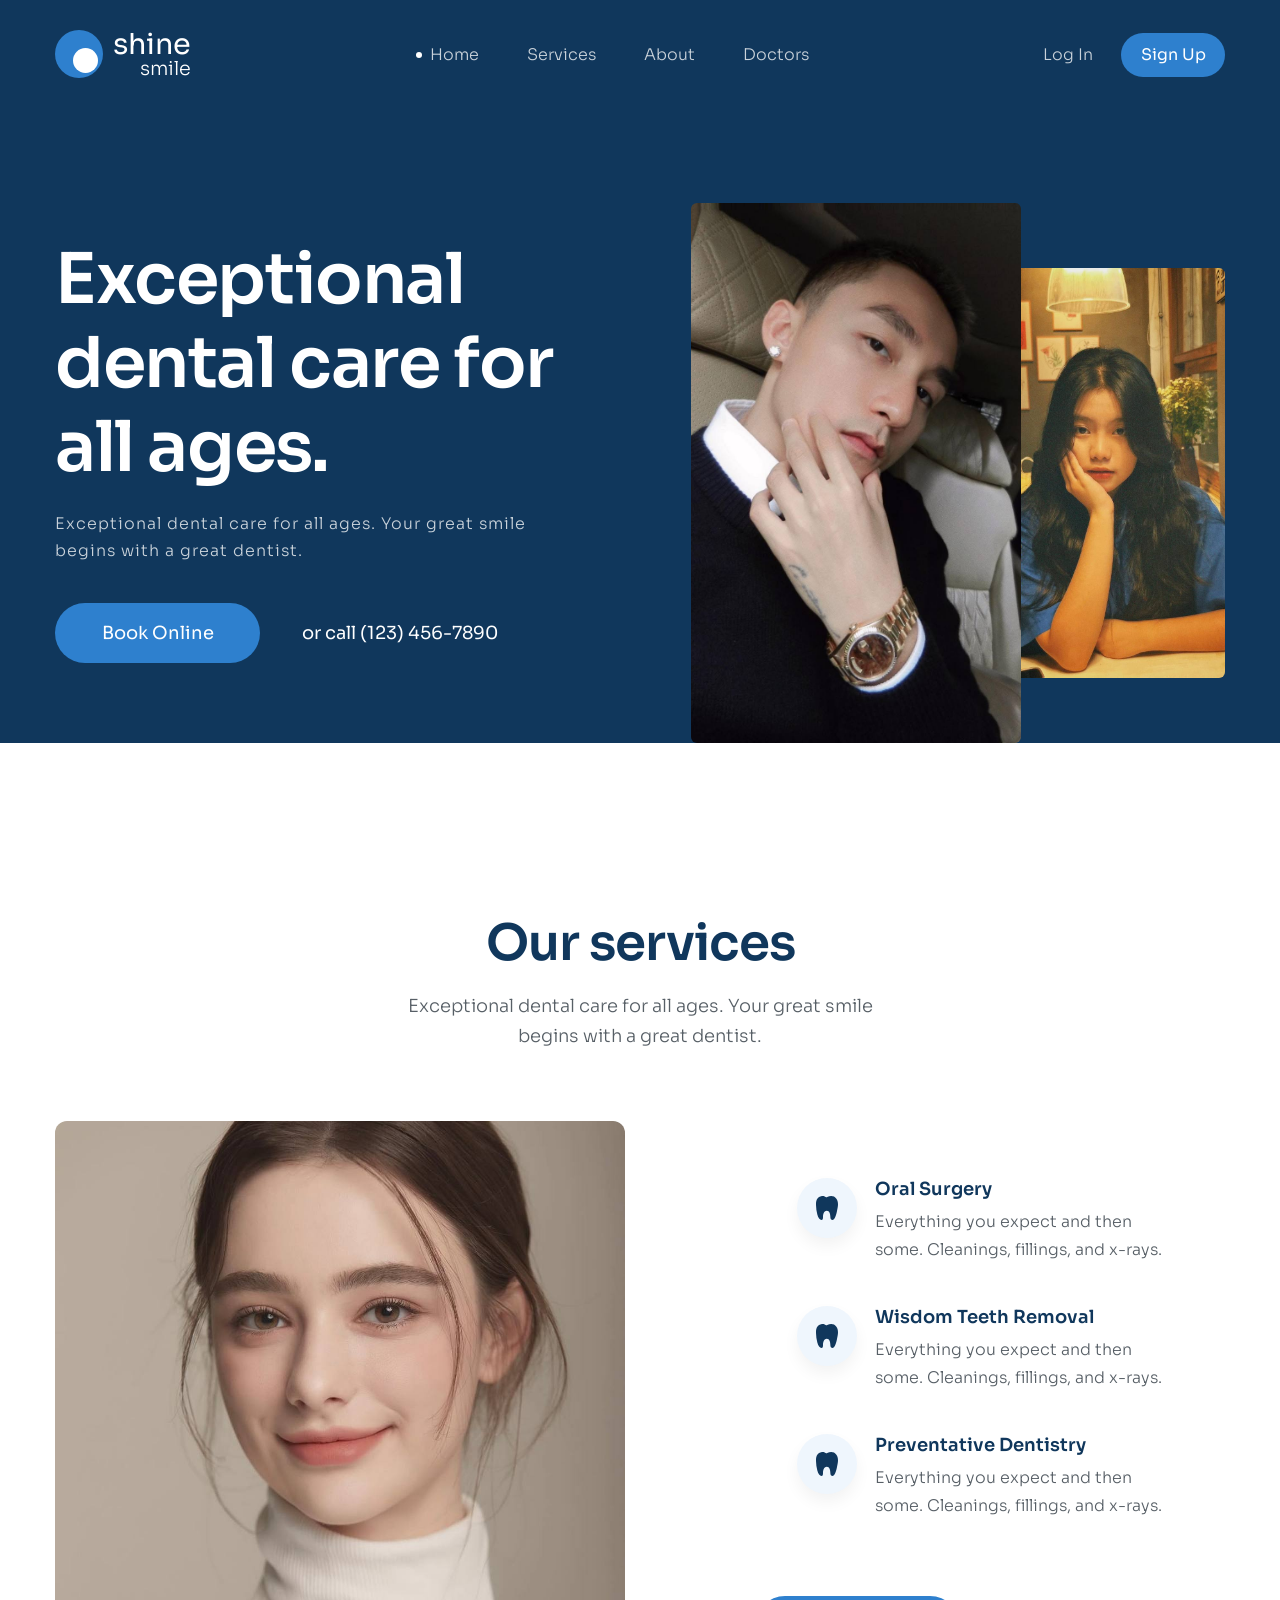
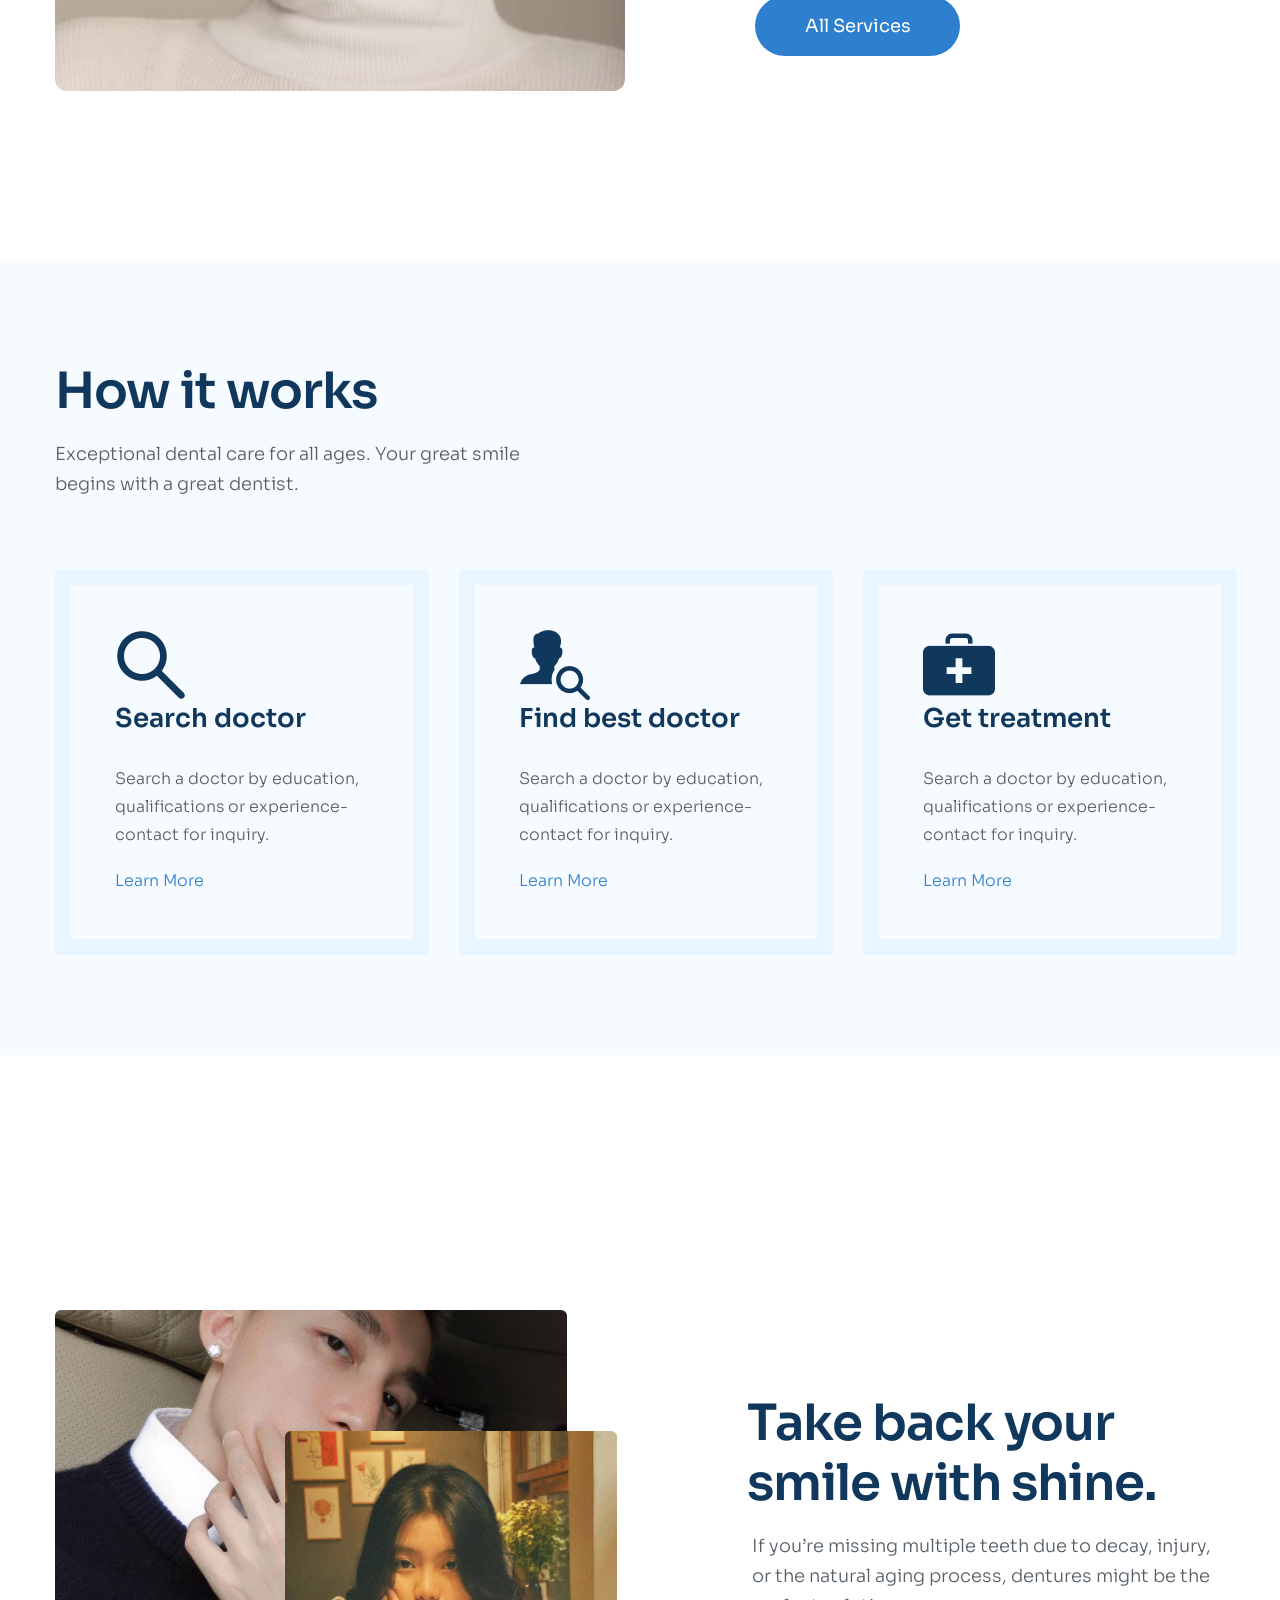
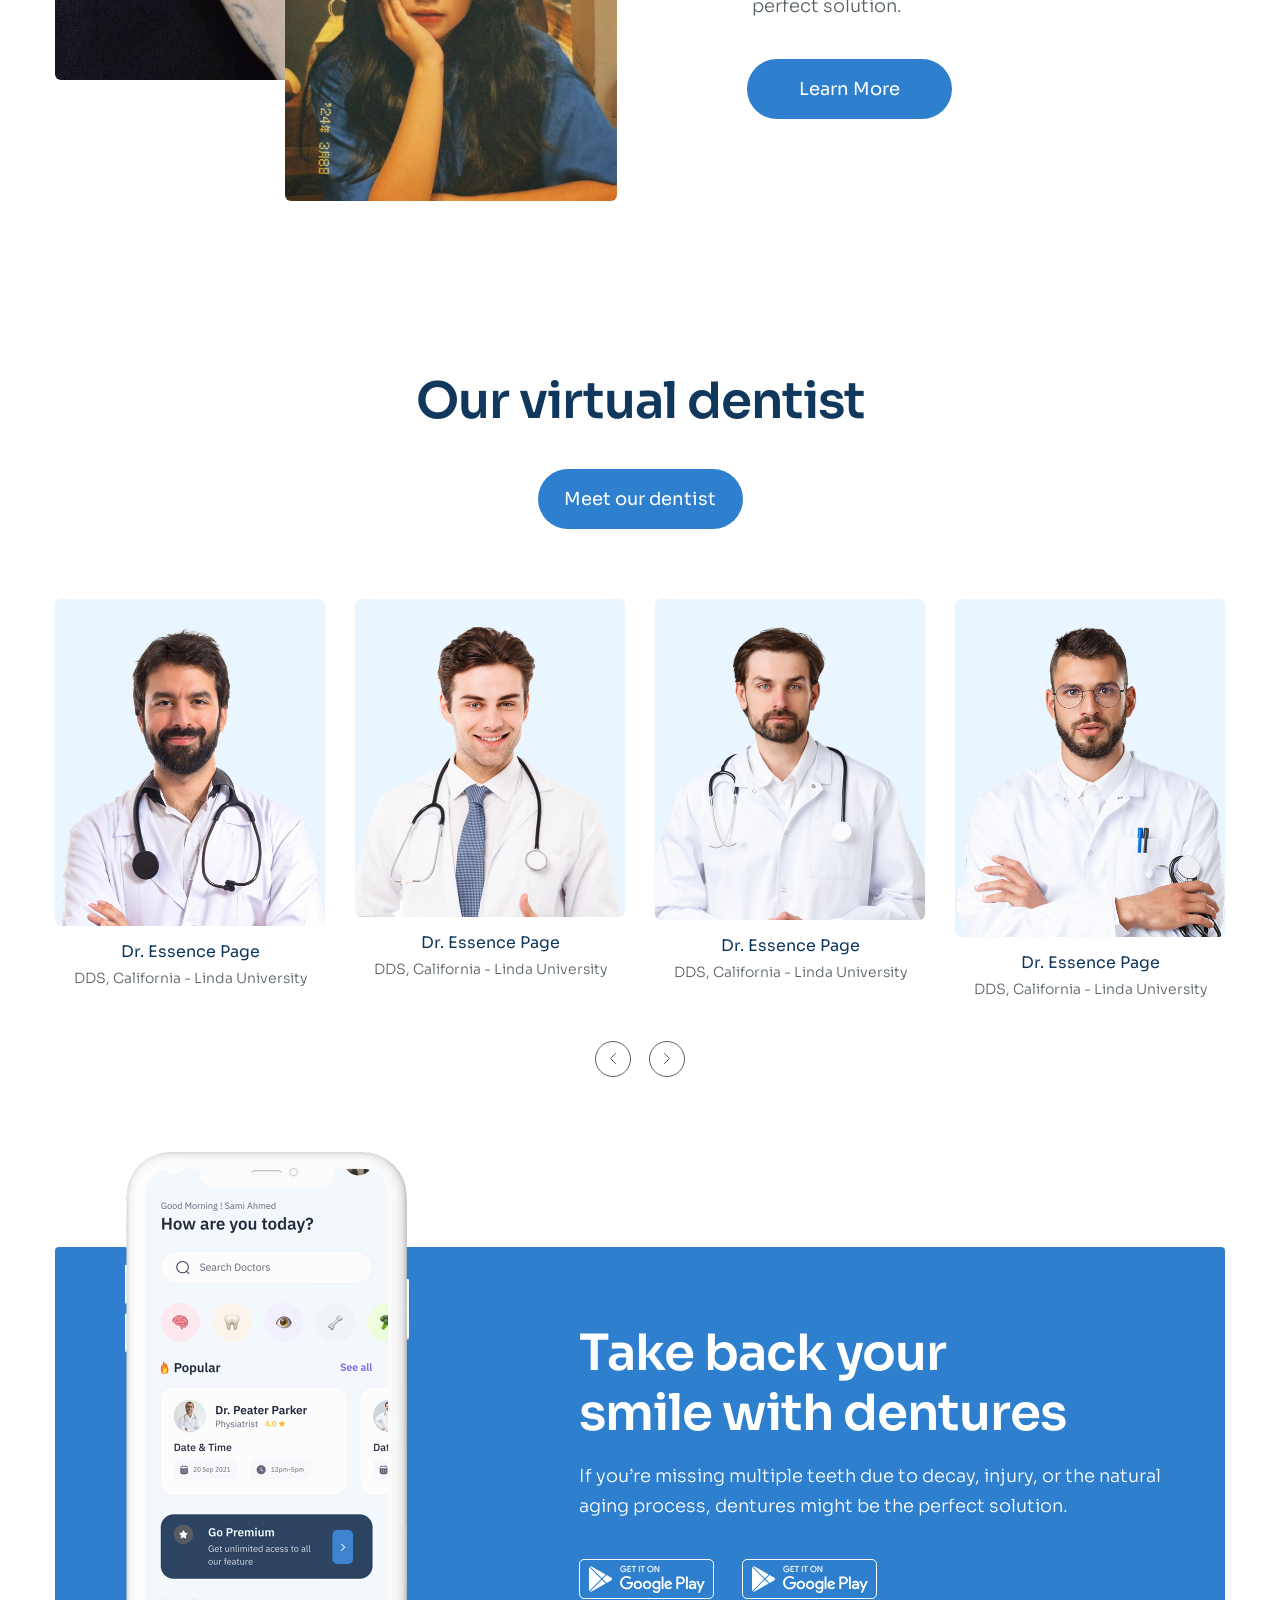
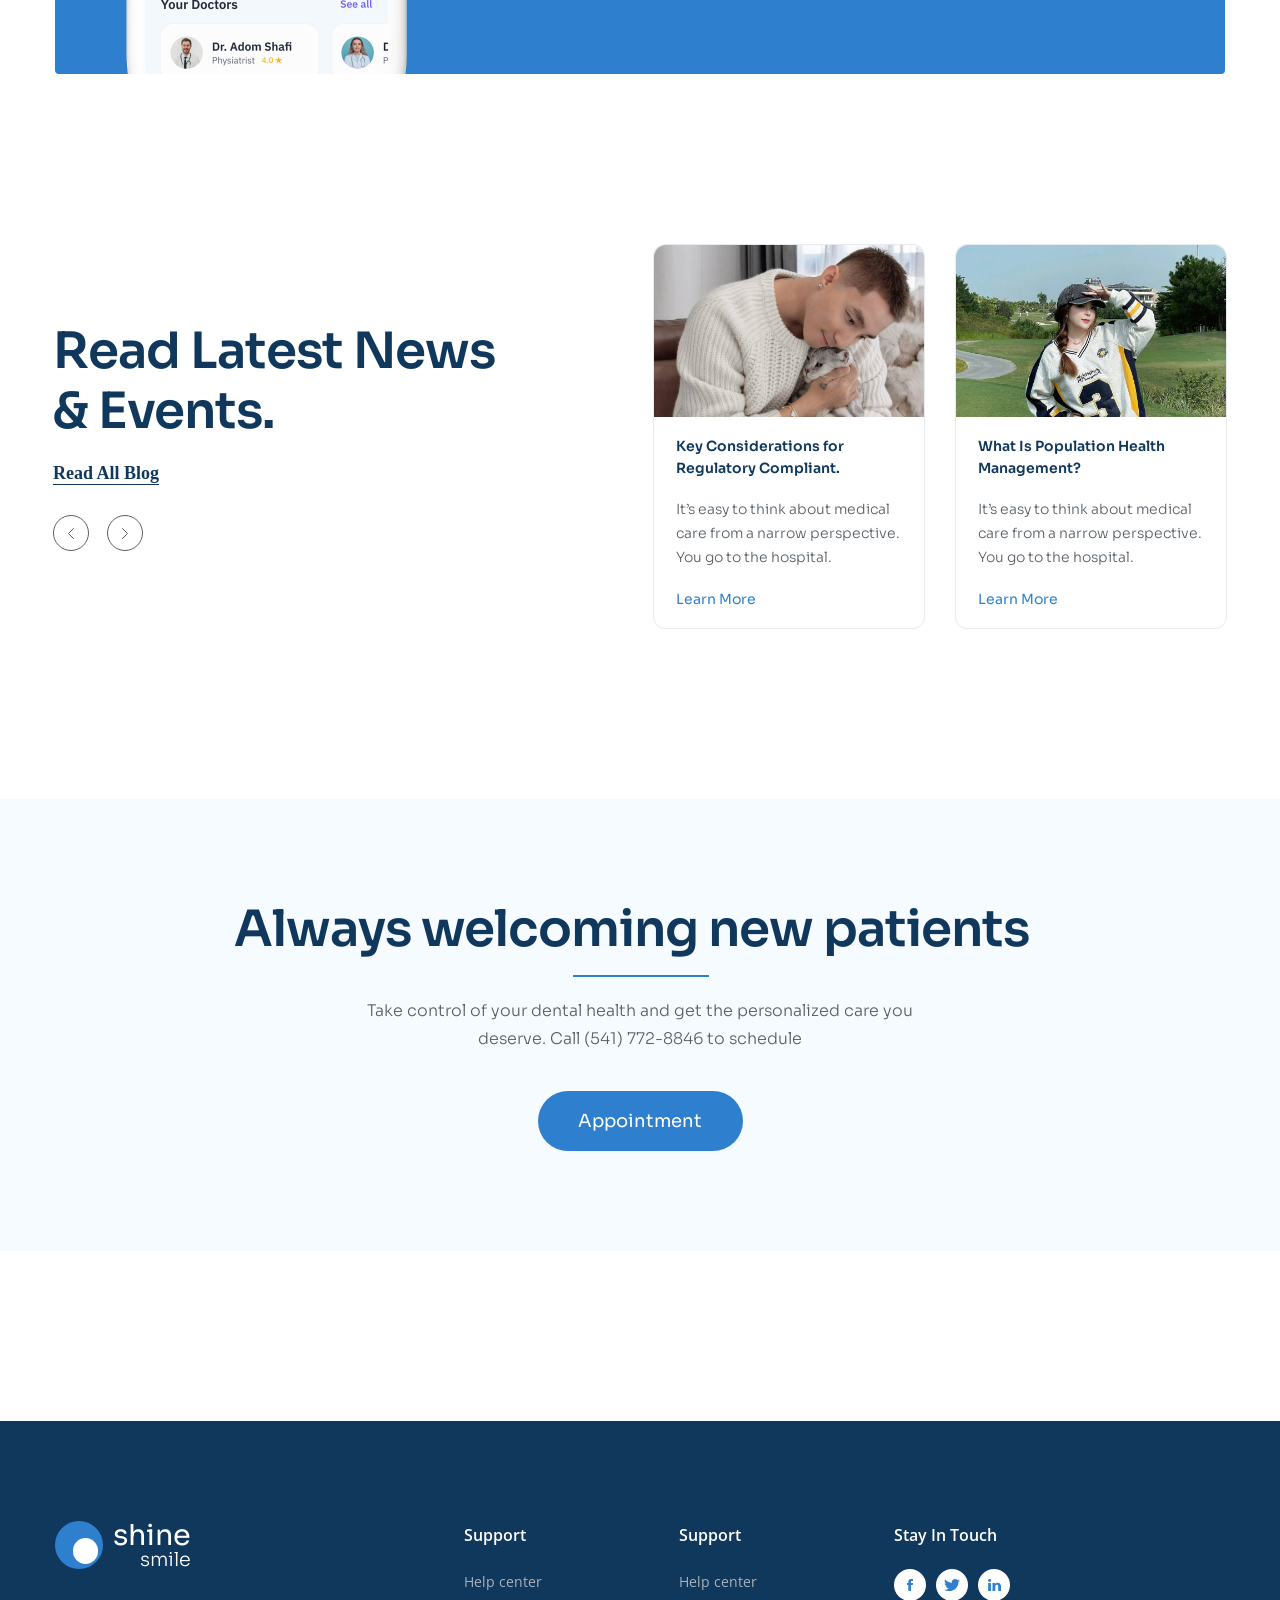
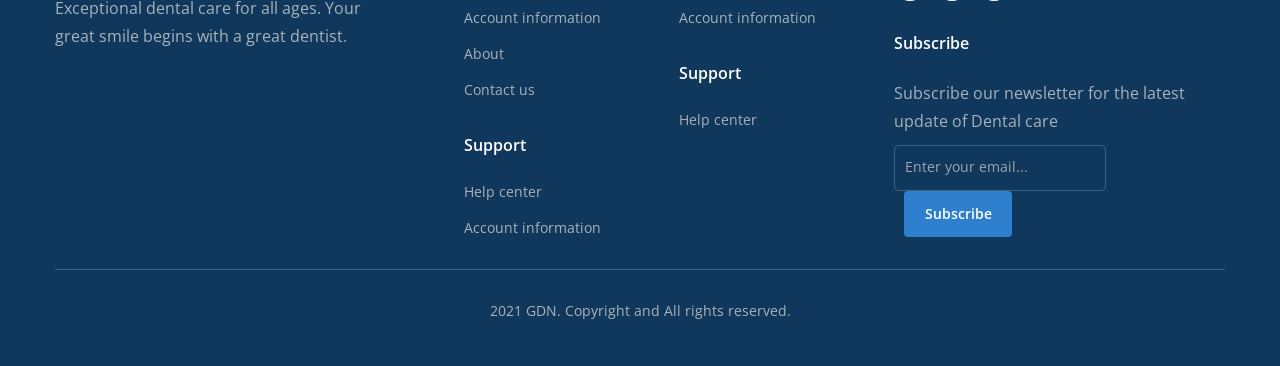
<file: index.html>
<!doctype html>
<html lang="en">
    <head>
        <meta charset="UTF-8" />
        <meta name="viewport" content="width=device-width, initial-scale=1.0" />
        <title>Shine Smile</title>

        <!-- Reset Css -->

        <link rel="stylesheet" href="./assets/css/reset.css" />

        <!-- Favicon -->

        <link rel="apple-touch-icon" sizes="57x57" href="./assets/favicon" />
        <link
            rel="apple-touch-icon"
            sizes="60x60"
            href="./assets/favicon/apple-icon-60x60.png"
        />
        <link
            rel="apple-touch-icon"
            sizes="72x72"
            href="./assets/favicon/apple-icon-72x72.png"
        />
        <link
            rel="apple-touch-icon"
            sizes="76x76"
            href="./assets/favicon/apple-icon-76x76.png"
        />
        <link
            rel="apple-touch-icon"
            sizes="114x114"
            href="./assets/favicon/apple-icon-114x114.png"
        />
        <link
            rel="apple-touch-icon"
            sizes="120x120"
            href="./assets/favicon/apple-icon-120x120.png"
        />
        <link
            rel="apple-touch-icon"
            sizes="144x144"
            href="./assets/favicon/apple-icon-144x144.png"
        />
        <link
            rel="apple-touch-icon"
            sizes="152x152"
            href="./assets/favicon/apple-icon-152x152.png"
        />
        <link
            rel="apple-touch-icon"
            sizes="180x180"
            href="./assets/favicon/apple-icon-180x180.png"
        />
        <link
            rel="icon"
            type="image/png"
            sizes="192x192"
            href="./assets/favicon/android-icon-192x192.png"
        />
        <link
            rel="icon"
            type="image/png"
            sizes="32x32"
            href="./assets/favicon/favicon-32x32.png"
        />
        <link
            rel="icon"
            type="image/png"
            sizes="96x96"
            href="./assets/favicon/favicon-96x96.png"
        />
        <link
            rel="icon"
            type="image/png"
            sizes="16x16"
            href="./assets/favicon/favicon-16x16.png"
        />
        <link rel="manifest" href="./assets/favicon/manifest.json" />
        <meta name="msapplication-TileColor" content="#ffffff" />
        <meta
            name="msapplication-TileImage"
            content="./assets/favicon/ms-icon-144x144.png"
        />
        <meta name="theme-color" content="#ffffff" />

        <!-- Embed Fonts  -->
        <link rel="preconnect" href="https://fonts.googleapis.com" />
        <link rel="preconnect" href="https://fonts.gstatic.com" crossorigin />
        <link
            href="https://fonts.googleapis.com/css2?family=Sora:wght@100..800&display=swap"
            rel="stylesheet"
        />

        <link rel="preconnect" href="https://fonts.googleapis.com" />
        <link rel="preconnect" href="https://fonts.gstatic.com" crossorigin />
        <link
            href="https://fonts.googleapis.com/css2?family=Open+Sans:wght@300..800&display=swap"
            rel="stylesheet"
        />

        <!-- Styles Css -->

        <link rel="stylesheet" href="./assets/css/styles.css" />
    </head>
    <body>
        <header class="header">
            <div class="container">
                <!-- HEADER TOP -->

                <div class="header-top">
                    <a href="#">
                        <!-- Logo -->
                        <div class="logo">
                            <span class="logo__circle"></span>
                            <span class="logo__text">
                                <span class="logo__brand">shine</span>
                                <span class="logo__brand logo__brand--small"
                                    >smile
                                </span>
                            </span>
                        </div>
                    </a>

                    <nav class="nav">
                        <ul>
                            <li>
                                <a class="nav__active" href="#">Home</a>
                            </li>
                            <li>
                                <a href="#">Services</a>
                            </li>
                            <li>
                                <a href="#">About</a>
                            </li>
                            <li>
                                <a href="#">Doctors</a>
                            </li>
                        </ul>
                    </nav>
                    <div class="auth">
                        <a class="auth__login" href="#">Log In</a>
                        <a class="auth__signup" href="#">Sign Up</a>
                    </div>
                </div>
                <!-- Hero -->
                <section class="hero">
                    <div class="hero__content">
                        <h1 class="hero__heading">
                            Exceptional dental care for all ages.
                        </h1>
                        <p class="hero__desc">
                            Exceptional dental care for all ages. Your great
                            smile begins with a great dentist.
                        </p>
                        <div class="hero__contact">
                            <a href="" class="btn">Book Online</a>
                            <span class="hero__phone"
                                >or call (123) 456-7890</span
                            >
                        </div>
                    </div>
                    <div class="hero__media">
                        <figcaption class="hero__media--img">
                            <img
                                class="hero"
                                src="./assets/img/1 (1).jpg"
                                alt="image"
                            />
                            <img
                                class="hero"
                                src="./assets/img/2.jpg"
                                alt="image"
                            />
                        </figcaption>
                    </div>
                </section>
            </div>
        </header>

        <main>
            <!-- Services -->
            <section class="services">
                <div class="container">
                    <div class="services__heading section__heading">
                        Our services
                    </div>
                    <div class="services__desc section__desc">
                        Exceptional dental care for all ages. Your great smile
                        begins with a great dentist.
                    </div>
                    <div class="services__row">
                        <div class="services__img">
                            <img src="./assets/img/3.jpg" alt="image" />
                        </div>

                        <div>
                            <div class="services__list">
                                <!-- Services Item 1 -->

                                <section class="services__item">
                                    <div class="services__item--icon">
                                        <svg
                                            width="22"
                                            height="24"
                                            viewBox="0 0 22 24"
                                            fill="none"
                                            xmlns="http://www.w3.org/2000/svg"
                                        >
                                            <path
                                                d="M20.3598 2.63964C17.9506 -0.556131 14.2772 -0.568132 11.2481 1.10682C11.001 1.24657 10.7219 1.31411 10.4406 1.30222C10.1592 1.29033 9.88633 1.19945 9.65105 1.03931C8.49552 0.245717 7.29036 -0.316477 5.13904 0.207462C0.623408 1.3071 0 4.90379 0 8.99816C0.0797353 12.1602 0.500857 15.3032 1.25551 18.3683C2.11836 22.0168 3.90382 24 5.43354 24C6.96326 24 7.00963 22.2204 7.00963 20.8016C7.00963 19.2009 7.39505 14.8009 10.8642 14.8009C13.5317 14.8009 14.3333 18.4013 14.3333 20.8016C14.3329 23.095 15.1722 24 16.6628 24C19.5267 24 20.9796 15.3938 21.3719 13.1237C21.7642 10.8535 22.9882 6.12569 20.3598 2.63964Z"
                                                fill="currentColor"
                                            />
                                        </svg>
                                    </div>
                                    <div class="services__item--content">
                                        <h3 class="services__item--heading">
                                            Oral Surgery
                                        </h3>
                                        <p class="services__item--desc">
                                            Everything you expect and then some.
                                            Cleanings, fillings, and x-rays.
                                        </p>
                                    </div>
                                </section>
                                <!-- Services Item 2 -->

                                <section class="services__item">
                                    <div class="services__item--icon">
                                        <svg
                                            width="22"
                                            height="24"
                                            viewBox="0 0 22 24"
                                            fill="none"
                                            xmlns="http://www.w3.org/2000/svg"
                                        >
                                            <path
                                                d="M20.3598 2.63964C17.9506 -0.556131 14.2772 -0.568132 11.2481 1.10682C11.001 1.24657 10.7219 1.31411 10.4406 1.30222C10.1592 1.29033 9.88633 1.19945 9.65105 1.03931C8.49552 0.245717 7.29036 -0.316477 5.13904 0.207462C0.623408 1.3071 0 4.90379 0 8.99816C0.0797353 12.1602 0.500857 15.3032 1.25551 18.3683C2.11836 22.0168 3.90382 24 5.43354 24C6.96326 24 7.00963 22.2204 7.00963 20.8016C7.00963 19.2009 7.39505 14.8009 10.8642 14.8009C13.5317 14.8009 14.3333 18.4013 14.3333 20.8016C14.3329 23.095 15.1722 24 16.6628 24C19.5267 24 20.9796 15.3938 21.3719 13.1237C21.7642 10.8535 22.9882 6.12569 20.3598 2.63964Z"
                                                fill="currentColor"
                                            />
                                        </svg>
                                    </div>

                                    <div class="services__item--content">
                                        <h3 class="services__item--heading">
                                            Wisdom Teeth Removal
                                        </h3>
                                        <p class="services__item--desc">
                                            Everything you expect and then some.
                                            Cleanings, fillings, and x-rays.
                                        </p>
                                    </div>
                                </section>

                                <!-- Services Item 3 -->

                                <section class="services__item">
                                    <div class="services__item--icon">
                                        <svg
                                            width="22"
                                            height="24"
                                            viewBox="0 0 22 24"
                                            fill="none"
                                            xmlns="http://www.w3.org/2000/svg"
                                        >
                                            <path
                                                d="M20.3598 2.63964C17.9506 -0.556131 14.2772 -0.568132 11.2481 1.10682C11.001 1.24657 10.7219 1.31411 10.4406 1.30222C10.1592 1.29033 9.88633 1.19945 9.65105 1.03931C8.49552 0.245717 7.29036 -0.316477 5.13904 0.207462C0.623408 1.3071 0 4.90379 0 8.99816C0.0797353 12.1602 0.500857 15.3032 1.25551 18.3683C2.11836 22.0168 3.90382 24 5.43354 24C6.96326 24 7.00963 22.2204 7.00963 20.8016C7.00963 19.2009 7.39505 14.8009 10.8642 14.8009C13.5317 14.8009 14.3333 18.4013 14.3333 20.8016C14.3329 23.095 15.1722 24 16.6628 24C19.5267 24 20.9796 15.3938 21.3719 13.1237C21.7642 10.8535 22.9882 6.12569 20.3598 2.63964Z"
                                                fill="currentColor"
                                            />
                                        </svg>
                                    </div>
                                    <div class="services__item--content">
                                        <h3 class="services__item--heading">
                                            Preventative Dentistry
                                        </h3>
                                        <p class="services__item--desc">
                                            Everything you expect and then some.
                                            Cleanings, fillings, and x-rays.
                                        </p>
                                    </div>
                                </section>
                            </div>
                            <a href="#!" class="btn">All Services</a>
                        </div>
                    </div>
                </div>
            </section>

            <!-- Work -->

            <section class="work">
                <div class="container">
                    <h2 class="section__heading">How it works</h2>
                    <p class="section__desc">
                        Exceptional dental care for all ages. Your great smile
                        begins with a great dentist.
                    </p>

                    <div class="work__list">
                        <!-- Work Item 1 -->

                        <section class="work-item">
                            <img
                                src="./assets/img/search.png"
                                alt="search"
                                class="work-item__icon"
                            />

                            <h3 class="work-item__heading">Search doctor</h3>
                            <p class="work-item__desc">
                                Search a doctor by education, qualifications or
                                experience-contact for inquiry.
                            </p>
                            <a href="#!" class="work__more">Learn More</a>
                        </section>
                        <!-- Work Item 2 -->

                        <section class="work-item">
                            <img
                                src="./assets/img/search-user.png"
                                alt="search-user"
                                class="work-item__icon"
                            />

                            <h3 class="work-item__heading">Find best doctor</h3>
                            <p class="work-item__desc">
                                Search a doctor by education, qualifications or
                                experience-contact for inquiry.
                            </p>
                            <a href="#!" class="work__more">Learn More</a>
                        </section>
                        <!-- Work Item 3 -->

                        <section class="work-item">
                            <img
                                src="./assets/img/bag.png"
                                alt="bag"
                                class="work-item__icon"
                            />

                            <h3 class="work-item__heading">Get treatment</h3>
                            <p class="work-item__desc">
                                Search a doctor by education, qualifications or
                                experience-contact for inquiry.
                            </p>
                            <a href="#!" class="work__more">Learn More</a>
                        </section>
                    </div>
                </div>
            </section>

            <!-- Feature -->

            <section class="feature">
                <div class="container">
                    <div class="feature__images">
                        <figcaption>
                            <img
                                src="./assets/img/1 (1).jpg"
                                alt="imgage"
                                class="feature__images-under"
                            />
                            <img
                                src="./assets/img/2.jpg"
                                alt="imgage"
                                class="feature__images-over"
                            />
                        </figcaption>
                    </div>

                    <div class="feature__content">
                        <div class="section__heading">
                            Take back your smile with shine.
                        </div>
                        <div class="section__desc">
                            If you’re missing multiple teeth due to decay,
                            injury, or the natural aging process, dentures might
                            be the perfect solution.
                        </div>
                        <a href="#!" class="btn">Learn More</a>
                    </div>
                </div>
            </section>

            <!-- Member -->

            <section class="member">
                <div class="container">
                    <header class="member-header">
                        <h2 class="section__heading">Our virtual dentist</h2>
                        <a href="" class="btn member__cta">Meet our dentist</a>
                    </header>
                    <div class="member__list">
                        <!-- Member 1 -->

                        <article class="member__list--item">
                            <div class="member__list--img">
                                <img
                                    src="./assets/img/member01.png"
                                    alt="Dr. Essence Page"
                                />
                            </div>
                            <h3 class="member__list--name">Dr. Essence Page</h3>
                            <div class="member__list--desc">
                                DDS, California - Linda University
                            </div>
                        </article>
                        <!-- Member 12 -->

                        <article class="member__list--item">
                            <div class="member__list--img">
                                <img
                                    src="./assets/img/member02.png"
                                    alt="Dr. Essence Page"
                                />
                            </div>
                            <h3 class="member__list--name">Dr. Essence Page</h3>
                            <div class="member__list--desc">
                                DDS, California - Linda University
                            </div>
                        </article>
                        <!-- Member 3 -->

                        <article class="member__list--item">
                            <div class="member__list--img">
                                <img
                                    src="./assets/img/member03.png"
                                    alt="Dr. Essence Page"
                                />
                            </div>
                            <h3 class="member__list--name">Dr. Essence Page</h3>
                            <div class="member__list--desc">
                                DDS, California - Linda University
                            </div>
                        </article>
                        <!-- Member 4 -->

                        <article class="member__list--item">
                            <div class="member__list--img">
                                <img
                                    src="./assets/img/member04.png"
                                    alt="Dr. Essence Page"
                                />
                            </div>
                            <h3 class="member__list--name">Dr. Essence Page</h3>
                            <div class="member__list--desc">
                                DDS, California - Linda University
                            </div>
                        </article>
                    </div>

                    <div class="member__control">
                        <button class="member__control-btn">
                            <svg
                                width="6"
                                height="11"
                                viewBox="0 0 6 11"
                                fill="none"
                                xmlns="http://www.w3.org/2000/svg"
                            >
                                <path
                                    d="M5.5 0.5L0.5 5.5L5.5 10.5"
                                    stroke="currentColor"
                                    stroke-linecap="round"
                                    stroke-linejoin="round"
                                />
                            </svg>
                        </button>
                        <button class="member__control-btn">
                            <svg
                                class="member__control-btn-nexts"
                                width="6"
                                height="11"
                                viewBox="0 0 6 11"
                                fill="none"
                                xmlns="http://www.w3.org/2000/svg"
                            >
                                <path
                                    d="M5.5 0.5L0.5 5.5L5.5 10.5"
                                    stroke="currentColor"
                                    stroke-linecap="round"
                                    stroke-linejoin="round"
                                />
                            </svg>
                        </button>
                    </div>
                </div>
            </section>

            <!-- App -->

            <section class="app">
                <div class="container">
                    <div class="app__content">
                        <div class="app__phone">
                            <figure>
                                <img
                                    class="app__phone--img"
                                    src="./assets/img/app.png"
                                    alt="phone"
                                />
                            </figure>
                        </div>
                        <div class="app__phone--text">
                            <h2 class="app__phone--heading">
                                Take back your smile with dentures
                            </h2>
                            <p class="app__phone--desc">
                                If you’re missing multiple teeth due to decay,
                                injury, or the natural aging process, dentures
                                might be the perfect solution.
                            </p>

                            <div class="app__download">
                                <a href="#!" class="app__download--google">
                                    <img
                                        src="./assets/img/google.svg"
                                        alt="google"
                                    />
                                </a>
                                <a href="#!" class="app__download--apple">
                                    <img
                                        src="./assets/img/google.svg"
                                        alt="apple"
                                    />
                                </a>
                            </div>
                        </div>
                    </div>
                </div>
            </section>

            <!-- News -->

            <section class="news">
                <div class="container">
                    <div class="news__content">
                        <div class="news__blog">
                            <h2 class="news__heading section__heading">
                                Read Latest News & Events.
                            </h2>
                            <a href="#!" class="news__blog--all"
                                >Read All Blog</a
                            >
                            <div class="news__control">
                                <button class="news__control-btn">
                                    <svg
                                        width="6"
                                        height="11"
                                        viewBox="0 0 6 11"
                                        fill="none"
                                        xmlns="http://www.w3.org/2000/svg"
                                    >
                                        <path
                                            d="M5.5 0.5L0.5 5.5L5.5 10.5"
                                            stroke="currentColor"
                                            stroke-linecap="round"
                                            stroke-linejoin="round"
                                        />
                                    </svg>
                                </button>
                                <button class="news__control-btn">
                                    <svg
                                        class="news__control-btn-nexts"
                                        width="6"
                                        height="11"
                                        viewBox="0 0 6 11"
                                        fill="none"
                                        xmlns="http://www.w3.org/2000/svg"
                                    >
                                        <path
                                            d="M5.5 0.5L0.5 5.5L5.5 10.5"
                                            stroke="currentColor"
                                            stroke-linecap="round"
                                            stroke-linejoin="round"
                                        />
                                    </svg>
                                </button>
                            </div>
                        </div>

                        <div class="news__events">
                            <div class="news__item">
                                <div class="news__item-left">
                                    <img
                                        class="news__item--img"
                                        src="./assets/img/4.jpg"
                                        alt="event"
                                    />

                                    <h3 class="news__event--title">
                                        Key Considerations for Regulatory
                                        Compliant.
                                    </h3>
                                    <p class="news__event--desc">
                                        It’s easy to think about medical care
                                        from a narrow perspective. You go to the
                                        hospital.
                                    </p>

                                    <a href="#!" class="news__more"
                                        >Learn More</a
                                    >
                                </div>
                                <div class="news__item-right">
                                    <img
                                        class="news__item--img"
                                        src="./assets/img/5.jpg"
                                        alt="event"
                                    />

                                    <h3 class="news__event--title">
                                        What Is Population Health Management?
                                    </h3>
                                    <p class="news__event--desc">
                                        It’s easy to think about medical care
                                        from a narrow perspective. You go to the
                                        hospital.
                                    </p>

                                    <a href="#!" class="news__more"
                                        >Learn More</a
                                    >
                                </div>
                            </div>
                        </div>
                    </div>
                </div>
            </section>

            <!-- Welcom -->

            <section class="welcom">
                <div class="container">
                    <div class="welcom__content">
                        <h2 class="welcom__content--heading section__heading">
                            Always welcoming new patients
                        </h2>
                        <p class="welcom__content--desc section__desc">
                            Take control of your dental health and get the
                            personalized care you deserve. Call (541) 772-8846
                            to schedule
                        </p>
                        <a class="btn" href="#!">Appointment</a>
                    </div>
                </div>
            </section>
        </main>
        <!-- Footer -->
        <footer class="footer">
            <div class="container">
                <div class="footer__row">
                    <div class="footer__column">
                        <!-- Logo -->
                        <div class="logo">
                            <span class="logo__circle"></span>
                            <span class="logo__text">
                                <span class="logo__brand">shine</span>
                                <span class="logo__brand logo__brand--small"
                                    >smile
                                </span>
                            </span>
                        </div>
                        <div class="footer__desc">
                            Exceptional dental care for all ages. Your great
                            smile begins with a great dentist.
                        </div>
                    </div>
                    <div class="footer__column">
                        <div class="footer-">
                            <h3 class="footer__heading">Support</h3>
                            <ul class="footer__list">
                                <li class="footer__item">
                                    <a href="" class="footer__list-link"
                                        >Help center</a
                                    >
                                </li>
                                <li class="footer__item">
                                    <a href="" class="footer__list-link"
                                        >Account information</a
                                    >
                                </li>
                                <li class="footer__item">
                                    <a href="" class="footer__list-link"
                                        >About</a
                                    >
                                </li>
                                <li class="footer__item">
                                    <a href="" class="footer__list-link"
                                        >Contact us</a
                                    >
                                </li>
                            </ul>

                            <h3 class="footer__heading">Support</h3>
                            <ul class="footer__list">
                                <li class="footer__item">
                                    <a href="" class="footer__list-link"
                                        >Help center</a
                                    >
                                </li>
                                <li class="footer__item">
                                    <a href="" class="footer__list-link"
                                        >Account information</a
                                    >
                                </li>
                            </ul>
                        </div>
                    </div>
                    <div class="footer__column">
                        <h3 class="footer__heading">Support</h3>
                        <ul class="footer__list">
                            <li class="footer__item">
                                <a href="" class="footer__list-link"
                                    >Help center</a
                                >
                            </li>
                            <li class="footer__item">
                                <a href="" class="footer__list-link"
                                    >Account information</a
                                >
                            </li>
                        </ul>

                        <h3 class="footer__heading">Support</h3>
                        <ul class="footer__list">
                            <li class="footer__item">
                                <a href="" class="footer__list-link"
                                    >Help center</a
                                >
                            </li>
                        </ul>
                    </div>
                    <div class="footer__column">
                        <h3 class="footer__heading">Stay In Touch</h3>
                        <div class="footer__social">
                            <a href="#!" class="footer__social-btn">
                                <svg
                                    width="32"
                                    height="32"
                                    viewBox="0 0 32 32"
                                    fill="none"
                                    xmlns="http://www.w3.org/2000/svg"
                                >
                                    <path
                                        d="M16.9898 21.9358V16.0302H18.7647L19 13.9517H16.9898L16.9928 12.9113C16.9928 12.3692 17.0477 12.0789 17.8778 12.0789H18.9876V10H17.2122C15.0798 10 14.3293 11.0082 14.3293 12.7041V13.9519H13V16.0306H14.3293V21.8521C14.8472 21.9489 15.3826 22 15.9307 22C16.2849 22 16.6386 21.9786 16.9898 21.9358Z"
                                        fill="currentColor"
                                    />
                                </svg>
                            </a>
                            <a href="#!" class="footer__social-btn">
                                <svg
                                    width="32"
                                    height="32"
                                    viewBox="0 0 32 32"
                                    fill="none"
                                    xmlns="http://www.w3.org/2000/svg"
                                >
                                    <path
                                        d="M24 11.4206C23.405 11.6615 22.771 11.8212 22.11 11.8988C22.79 11.524 23.309 10.9351 23.553 10.2252C22.919 10.5742 22.219 10.8206 21.473 10.9582C20.871 10.3665 20.013 10 19.077 10C17.261 10 15.799 11.3606 15.799 13.0286C15.799 13.2686 15.821 13.4994 15.875 13.7191C13.148 13.5963 10.735 12.3898 9.114 10.552C8.831 11.0052 8.665 11.524 8.665 12.0825C8.665 13.1311 9.25 14.0606 10.122 14.5988C9.595 14.5895 9.078 14.4483 8.64 14.2258C8.64 14.2351 8.64 14.2471 8.64 14.2591C8.64 15.7305 9.777 16.9526 11.268 17.2342C11.001 17.3015 10.71 17.3338 10.408 17.3338C10.198 17.3338 9.986 17.3228 9.787 17.2822C10.212 18.4812 11.418 19.3628 12.852 19.3914C11.736 20.1972 10.319 20.6828 8.785 20.6828C8.516 20.6828 8.258 20.6717 8 20.6412C9.453 21.5062 11.175 22 13.032 22C19.068 22 22.368 17.3846 22.368 13.384C22.368 13.2502 22.363 13.1209 22.356 12.9926C23.007 12.5662 23.554 12.0335 24 11.4206Z"
                                        fill="currentColor"
                                    />
                                </svg>
                            </a>
                            <a href="#!" class="footer__social-btn">
                                <svg
                                    width="32"
                                    height="32"
                                    viewBox="0 0 32 32"
                                    fill="none"
                                    xmlns="http://www.w3.org/2000/svg"
                                >
                                    <path
                                        d="M10 11.3939C10 10.9899 10.1464 10.6566 10.4392 10.3939C10.732 10.1313 11.1126 10 11.5811 10C12.0412 10 12.4134 10.1293 12.6979 10.3879C12.9907 10.6545 13.1371 11.002 13.1371 11.4303C13.1371 11.8182 12.9949 12.1414 12.7104 12.4C12.4176 12.6667 12.0328 12.8 11.556 12.8H11.5434C11.0833 12.8 10.7111 12.6667 10.4266 12.4C10.1422 12.1333 10 11.798 10 11.3939ZM10.1631 22V13.903H12.9488V22H10.1631ZM14.4923 22H17.278V17.4788C17.278 17.196 17.3115 16.9778 17.3784 16.8242C17.4955 16.5495 17.6733 16.3172 17.9117 16.1273C18.1501 15.9374 18.4492 15.8424 18.8089 15.8424C19.7458 15.8424 20.2143 16.4525 20.2143 17.6727V22H23V17.3576C23 16.1616 22.7072 15.2545 22.1216 14.6364C21.536 14.0182 20.7622 13.7091 19.8002 13.7091C18.721 13.7091 17.8803 14.1576 17.278 15.0545V15.0788H17.2654L17.278 15.0545V13.903H14.4923C14.509 14.1616 14.5174 14.9656 14.5174 16.3152C14.5174 17.6646 14.509 19.5596 14.4923 22Z"
                                        fill="currentColor"
                                    />
                                </svg>
                            </a>
                        </div>

                        <h3 class="footer__heading">Subscribe</h3>
                        <div class="footer__desc">
                            Subscribe our newsletter for the latest update of
                            Dental care
                        </div>
                        <form class="footer-form" action="">
                            <input
                                class="footer-form__input"
                                type="email"
                                name="email"
                                id="email"
                                placeholder="Enter your email..."
                            />
                            <button class="footer-form__submit" type="submit">
                                Subscribe
                            </button>
                        </form>
                    </div>
                </div>

                <div class="footer__copyright">
                    <p class="footer__copyright-text">
                        2021 GDN. Copyright and All rights reserved.
                    </p>
                </div>
            </div>
        </footer>
    </body>
</html>
</file>
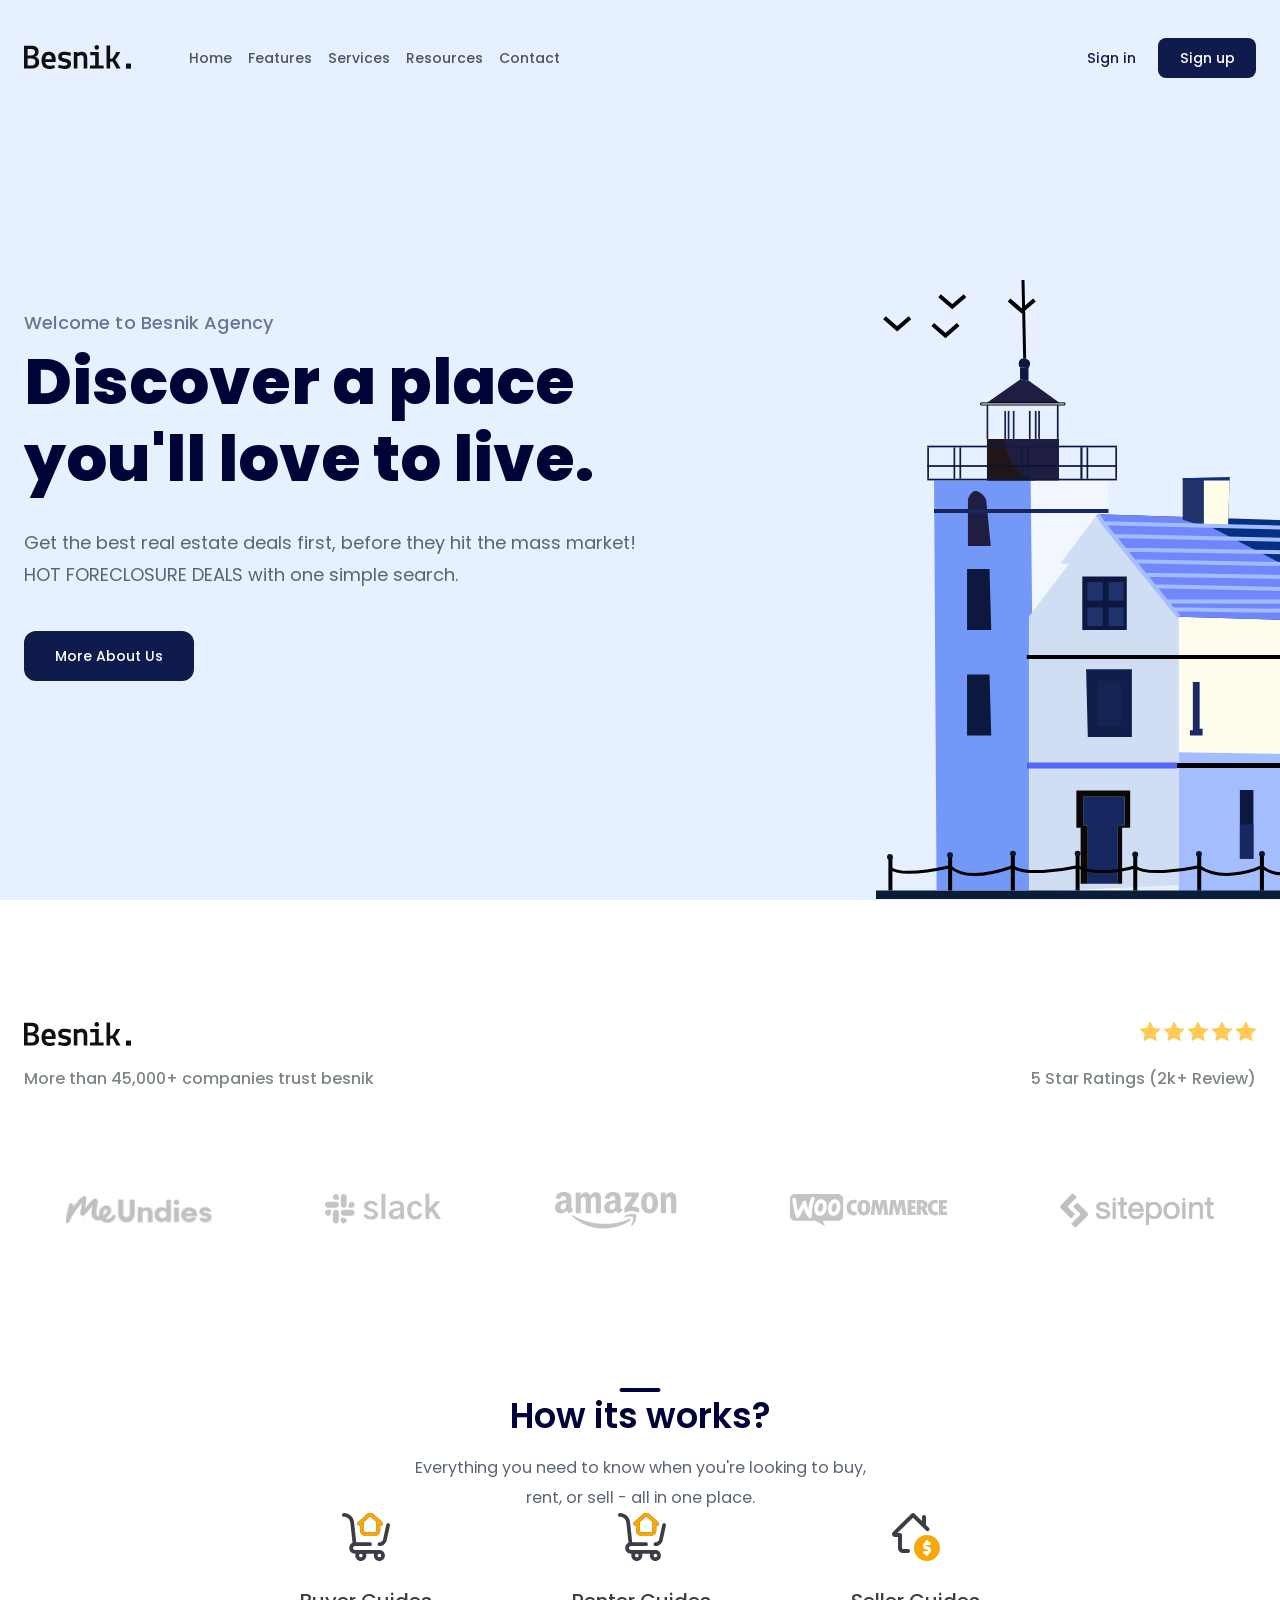
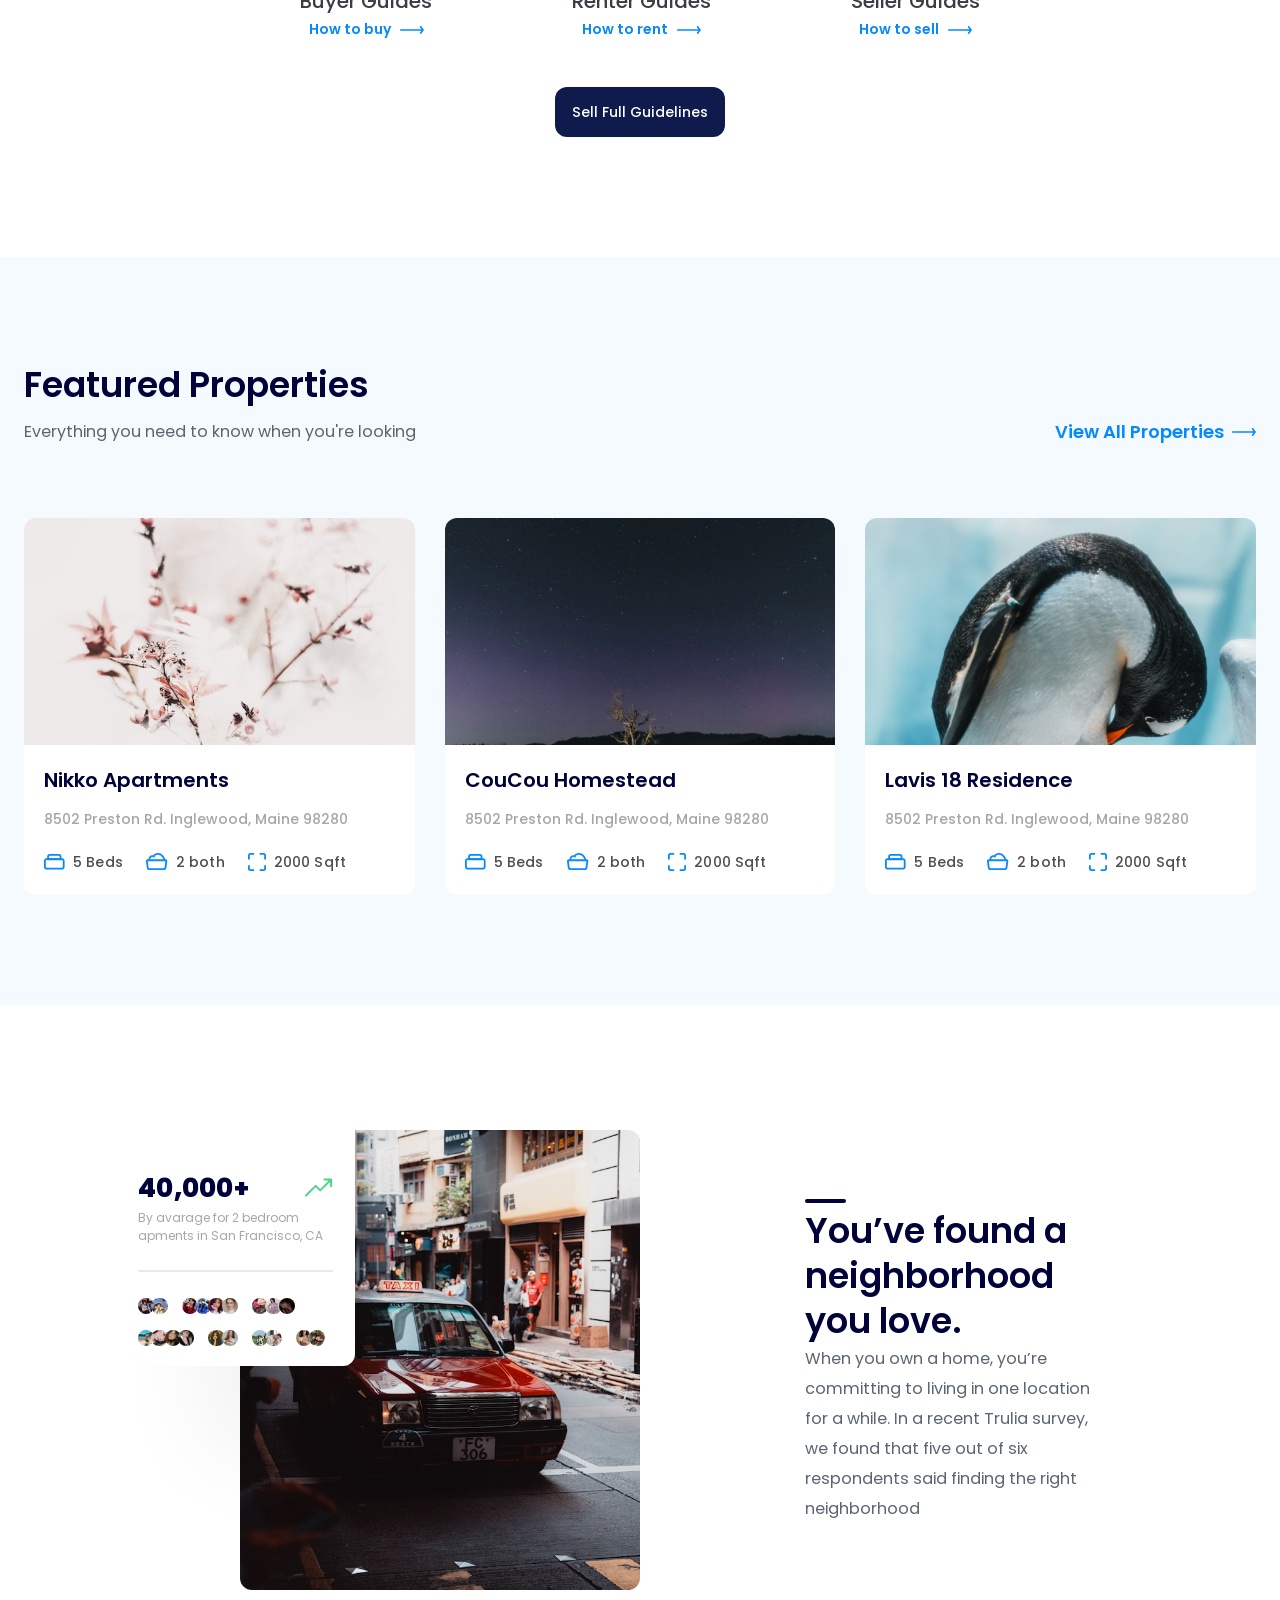
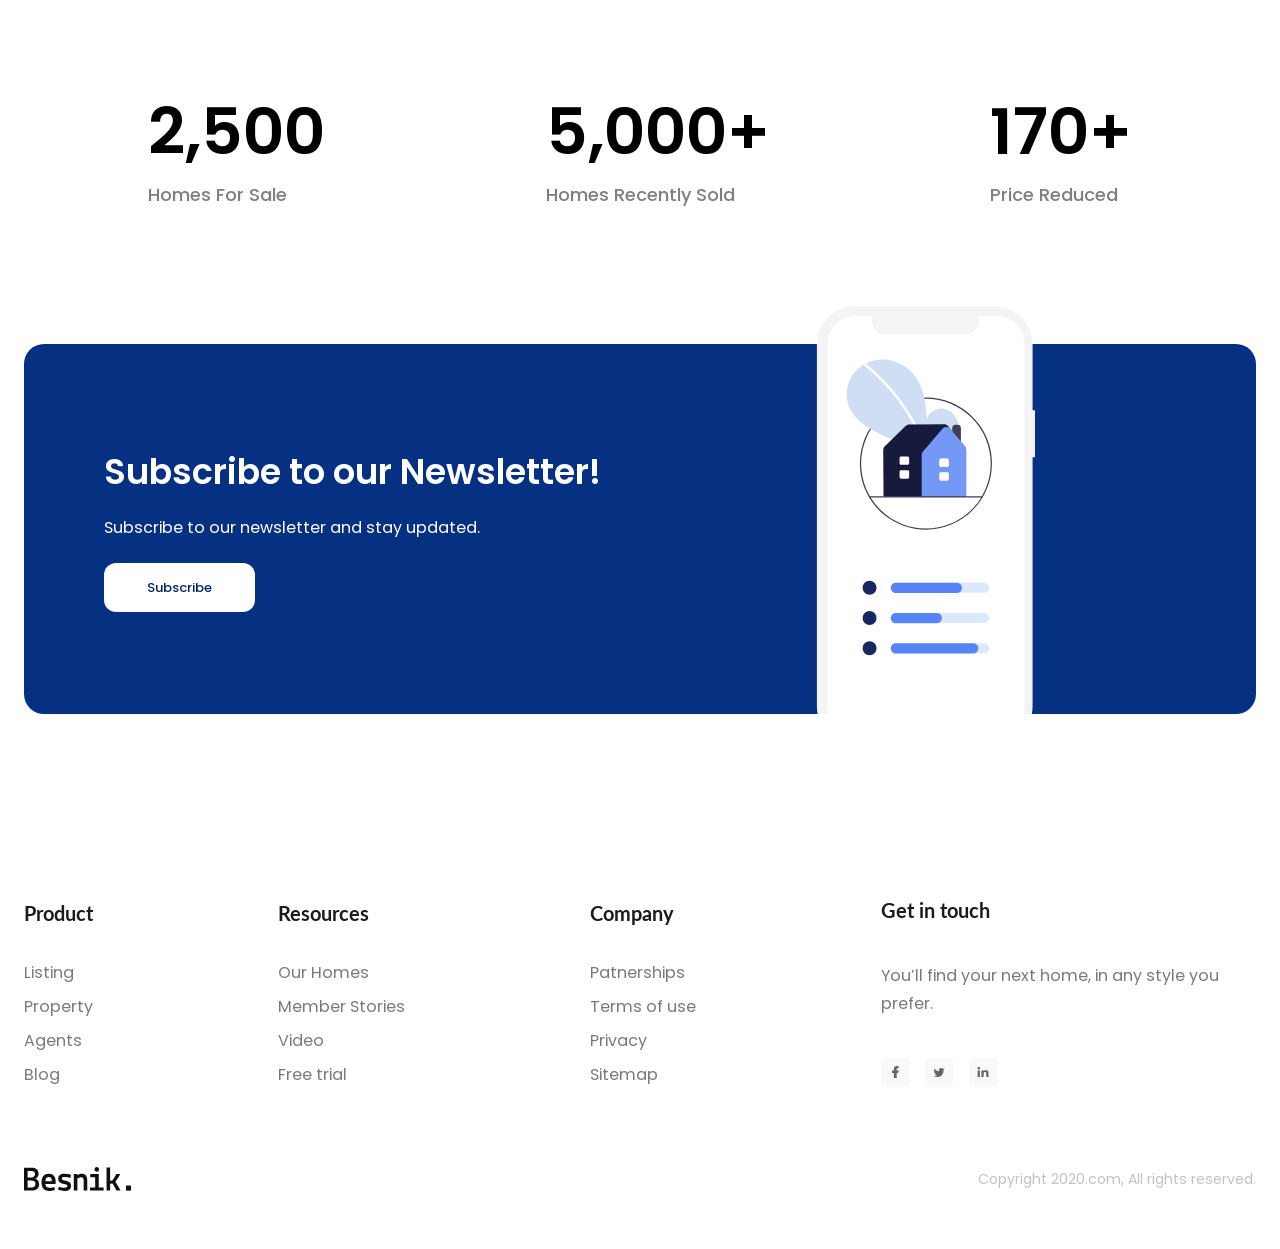
<file: F8-PROJECT-01/index.html>
<!doctype html>
<html lang="en">
    <head>
        <meta charset="UTF-8" />
        <meta name="viewport" content="width=device-width, initial-scale=1.0" />
        <title>F8 PROJECT 01</title>

        <!-- favicon -->
        <link
            rel="apple-touch-icon"
            sizes="57x57"
            href="./assets/favicon/apple-icon-57x57.png"
        />
        <link
            rel="apple-touch-icon"
            sizes="60x60"
            href="./assets/favicon/apple-icon-60x60.png"
        />
        <link
            rel="apple-touch-icon"
            sizes="72x72"
            href="./assets/favicon/apple-icon-72x72.png"
        />
        <link
            rel="apple-touch-icon"
            sizes="76x76"
            href="./assets/favicon/apple-icon-76x76.png"
        />
        <link
            rel="apple-touch-icon"
            sizes="114x114"
            href="./assets/favicon/apple-icon-114x114.png"
        />
        <link
            rel="apple-touch-icon"
            sizes="120x120"
            href="./assets/favicon/apple-icon-120x120.png"
        />
        <link
            rel="apple-touch-icon"
            sizes="144x144"
            href="./assets/favicon/apple-icon-144x144.png"
        />
        <link
            rel="apple-touch-icon"
            sizes="152x152"
            href="./assets/favicon/apple-icon-152x152.png"
        />
        <link
            rel="apple-touch-icon"
            sizes="180x180"
            href="./assets/favicon/apple-icon-180x180.png"
        />
        <link
            rel="icon"
            type="image/png"
            sizes="192x192"
            href="./assets/favicon/android-icon-192x192.png"
        />
        <link
            rel="icon"
            type="image/png"
            sizes="32x32"
            href="./assets/favicon/favicon-32x32.png"
        />
        <link
            rel="icon"
            type="image/png"
            sizes="96x96"
            href="./assets/favicon/favicon-96x96.png"
        />
        <link
            rel="icon"
            type="image/png"
            sizes="16x16"
            href="./assets/favicon/favicon-16x16.png"
        />
        <link rel="manifest" href="./assets/favicon//manifest.json" />
        <meta name="msapplication-TileColor" content="#ffffff" />
        <meta
            name="msapplication-TileImage"
            content="./assets/favicon/ms-icon-144x144.png"
        />
        <meta name="theme-color" content="#ffffff" />
        <!-- rest css -->
        <link rel="stylesheet" href="./assets/css/reset.css" />
        <!-- embed fonts -->
        <link rel="preconnect" href="https://fonts.googleapis.com" />
        <link rel="preconnect" href="https://fonts.gstatic.com" crossorigin />
        <link
            href="https://fonts.googleapis.com/css2?family=Lato:wght@400;700&display=swap"
            rel="stylesheet"
        />
        <!-- style css -->
        <link rel="stylesheet" href="./assets/fonts/stylesheet.css" />
        <link rel="stylesheet" href="./assets/css/styles.css" />
    </head>
    <body>
        <!-- ===========fixed-heared============= -->
        <header class="fixed-heared">
            <div class="content">
                <nav class="navbar">
                    <!-- ===========Logo============= -->

                    <a href="#">
                        <img src="./assets/img/Besnik..svg" alt="Besnik."
                    /></a>

                    <!-- ============Navigation========= -->
                    <ul>
                        <li><a href="#">Home</a></li>
                        <li><a href="#Features">Features</a></li>
                        <li><a href="#Services">Services</a></li>
                        <li><a href="#Resources">Resources</a></li>
                        <li><a href="#Contact">Contact</a></li>
                    </ul>
                    <!-- ===========Action============ -->
                    <div class="actions">
                        <a href="#!" class="actions-link">Sign in</a>
                        <a href="#!" class="btn actions-btn">Sign up</a>
                    </div>
                </nav>
            </div>
        </header>
        <main>
            <!-- hero -->
            <div class="hero-wrap">
                <div class="content">
                    <div class="hero">
                        <div class="info">
                            <p class="subtitle">Welcome to Besnik Agency</p>
                            <h1 class="title">
                                Discover a place you'll love to live.
                            </h1>
                            <p class="desc">
                                Get the best real estate deals first, before
                                they hit the mass market! HOT FORECLOSURE DEALS
                                with one simple search.
                            </p>
                            <a href="#!" class="btn hero-cta">
                                More About Us
                            </a>
                        </div>
                        <img
                            src="./assets/img/house illustration.svg"
                            alt="Discover a place you'll love to live."
                            class="hero-img"
                        />
                    </div>
                </div>
            </div>
            <!-- =======Cliets============= -->
            <div class="clients">
                <div class="content">
                    <div class="row">
                        <!-- ==========Logo======== -->

                        <img src="./assets/img/Besnik..svg" alt="Besnik." />

                        <!-- ===========Stars======= -->
                        <div class="stars">
                            <img src="./assets/img/Star.svg" alt="stars" />
                        </div>
                    </div>
                    <div class="row row-desc">
                        <p class="desc">
                            More than 45,000+ companies trust besnik
                        </p>
                        <p class="desc">5 Star Ratings (2k+ Review)</p>
                    </div>
                    <!-- =========== Logo   ==========-->
                    <div class="images">
                        <a href="#!">
                            <img src="./assets/img/cliest2.svg" alt="cliest1" />
                        </a>
                        <a href="#!">
                            <img src="./assets/img/cliest1.svg" alt="cliest2" />
                        </a>
                        <a href="#!">
                            <img src="./assets/img/cliest3.svg" alt="cliest3" />
                        </a>
                        <a href="#!">
                            <img src="./assets/img/cliest4.svg" alt="cliest4" />
                        </a>
                        <a href="#!">
                            <img src="./assets/img/5.svg" alt="cliest" />
                        </a>
                    </div>
                </div>
            </div>

            <!-- =======Guides============= -->
            <div id="Services" class="guides">
                <div class="content">
                    <h2 class="sub-title">How its works?</h2>
                    <p class="desc">
                        Everything you need to know when you're looking to buy,
                        rent, or sell - all in one place.
                    </p>
                    <!-- ======= List Guides============= -->
                    <ul class="list-guide">
                        <li class="guide-items">
                            <img
                                src="./assets/img/buy.svg"
                                alt=""
                                class="icon"
                            />
                            <h3 class="title">Buyer Guides</h3>
                            <a href="#!" class="link">
                                <span>How to buy</span>
                                <img
                                    src="./assets/img/arow right.svg"
                                    alt=""
                                    class="arow-right"
                                />
                            </a>
                        </li>
                        <li class="guide-items">
                            <img
                                src="./assets/img/buy.svg"
                                alt=""
                                class="icon"
                            />
                            <h3 class="title">Renter Guides</h3>
                            <a href="#!" class="link">
                                <span>How to rent</span>
                                <img
                                    src="./assets/img/arow right.svg"
                                    alt=""
                                    class="arow-right"
                                />
                            </a>
                        </li>
                        <li class="guide-items">
                            <img
                                src="./assets/img/seller.svg"
                                alt=""
                                class="icon"
                            />
                            <h3 class="title">Seller Guides</h3>
                            <a href="#!" class="link">
                                <span>How to sell</span>
                                <img
                                    src="./assets/img/arow right.svg"
                                    alt=""
                                    class="arow-right"
                                />
                            </a>
                        </li>
                    </ul>
                    <div class="guide-cta">
                        <a href="#!" class="btn">Sell Full Guidelines</a>
                    </div>
                </div>
            </div>
            <!-- =======Featured============= -->
            <div id="Features" class="featured">
                <div class="content">
                    <div class="header">
                        <h2 class="sub-title">Featured Properties</h2>
                        <div class="row">
                            <p class="desc">
                                Everything you need to know when you're looking
                            </p>
                            <a href="!#" class="link">
                                <span>View All Properties</span>
                                <img
                                    src="./assets/img/arow right.svg"
                                    alt=""
                                    class="arow-right"
                                />
                            </a>
                        </div>
                    </div>

                    <div class="list">
                        <!-- =======Featured item1============= -->
                        <div class="item">
                            <a href="#!">
                                <img
                                    src="./assets/img/nho.jpg"
                                    alt=""
                                    class="thumd"
                                />
                            </a>
                            <div class="body">
                                <h3 class="title">
                                    <a href="#!" class="line-camp"
                                        >Nikko Apartments</a
                                    >
                                </h3>
                                <p class="desc line-camp">
                                    8502 Preston Rd. Inglewood, Maine 98280
                                </p>
                                <div class="info">
                                    <img
                                        src="./assets/img/beds.svg"
                                        alt=""
                                        class="icon"
                                    />
                                    <span class="label">5 Beds</span>

                                    <img
                                        src="./assets/img/both.svg"
                                        alt=""
                                        class="icon"
                                    />
                                    <span class="label">2 both</span>

                                    <img
                                        src="./assets/img/2000spft.svg"
                                        alt=""
                                        class="icon"
                                    />
                                    <span class="label">2000 Sqft</span>
                                </div>
                            </div>
                        </div>

                        <!-- =======Featured item2============= -->
                        <div class="item">
                            <a href="#!">
                                <img
                                    src="./assets/img/vua.jpg"
                                    alt=""
                                    class="thumd"
                                />
                            </a>
                            <div class="body">
                                <h3 class="title">
                                    <a href="#!" class="line-camp"
                                        >CouCou Homestead</a
                                    >
                                </h3>
                                <p class="desc line-camp">
                                    8502 Preston Rd. Inglewood, Maine 98280
                                </p>
                                <div class="info">
                                    <img
                                        src="./assets/img/beds.svg"
                                        alt=""
                                        class="icon"
                                    />
                                    <span class="label">5 Beds</span>

                                    <img
                                        src="./assets/img/both.svg"
                                        alt=""
                                        class="icon"
                                    />
                                    <span class="label">2 both</span>

                                    <img
                                        src="./assets/img/2000spft.svg"
                                        alt=""
                                        class="icon"
                                    />
                                    <span class="label">2000 Sqft</span>
                                </div>
                            </div>
                        </div>
                        <!-- =======Featured item2============= -->
                        <div class="item">
                            <a href="!#">
                                <img
                                    src="./assets/img/to.jpg"
                                    alt=""
                                    class="thumd"
                                />
                            </a>
                            <div class="body">
                                <h3 class="title">
                                    <a href="#!" class="line-camp"
                                        >Lavis 18 Residence</a
                                    >
                                </h3>
                                <p class="desc line-camp">
                                    8502 Preston Rd. Inglewood, Maine 98280
                                </p>
                                <div class="info">
                                    <img
                                        src="./assets/img/beds.svg"
                                        alt=""
                                        class="icon"
                                    />
                                    <span class="label">5 Beds</span>

                                    <img
                                        src="./assets/img/both.svg"
                                        alt=""
                                        class="icon"
                                    />
                                    <span class="label">2 both</span>

                                    <img
                                        src="./assets/img/2000spft.svg"
                                        alt=""
                                        class="icon"
                                    />
                                    <span class="label">2000 Sqft</span>
                                </div>
                            </div>
                        </div>
                    </div>
                </div>
            </div>
            <!-- =======STATS============= -->
            <div class="stats">
                <div class="content">
                    <div class="row">
                        <div class="img-block">
                            <img
                                class="image"
                                src="./assets/img/stats.jpg"
                                alt="You’ve found a neighborhood you love."
                            />
                            <!-- =======trend============= -->
                            <div class="statr-trend">
                                <div class="row">
                                    <strong class="value">40,000+</strong>
                                    <img
                                        src="./assets/img/arrow tred.svg"
                                        alt=""
                                        class="icon"
                                    />
                                </div>
                                <p class="desc">
                                    By avarage for 2 bedroom apments in San
                                    Francisco, CA
                                </p>
                                <div class="separete"></div>
                                <div class="avatar-block">
                                    <div class="avatar-group">
                                        <img
                                            src="./assets/img/1 (2).jpg"
                                            alt=""
                                            class="avatar"
                                        />
                                        <img
                                            src="./assets/img/2 (2).jpg"
                                            alt=""
                                            class="avatar"
                                        />
                                    </div>
                                    <div class="avatar-group">
                                        <img
                                            src="./assets/img/3.jpg"
                                            alt=""
                                            class="avatar"
                                        />
                                        <img
                                            src="./assets/img/4.jpg"
                                            alt=""
                                            class="avatar"
                                        />
                                        <img
                                            src="./assets/img/5.jpg"
                                            alt=""
                                            class="avatar"
                                        />
                                        <img
                                            src="./assets/img/6.jpg"
                                            alt=""
                                            class="avatar"
                                        />
                                    </div>
                                    <div class="avatar-group">
                                        <img
                                            src="./assets/img/7.jpg"
                                            alt=""
                                            class="avatar"
                                        />
                                        <img
                                            src="./assets/img/8.jpg"
                                            alt=""
                                            class="avatar"
                                        />
                                        <img
                                            src="./assets/img/9.jpg"
                                            alt=""
                                            class="avatar"
                                        />
                                    </div>
                                    <div class="avatar-group">
                                        <img
                                            src="./assets/img/10.jpg"
                                            alt=""
                                            class="avatar"
                                        />
                                        <img
                                            src="./assets/img/11.jpg"
                                            alt=""
                                            class="avatar"
                                        />
                                        <img
                                            src="./assets/img/12.jpg"
                                            alt=""
                                            class="avatar"
                                        />
                                        <img
                                            src="./assets/img/13.jpg"
                                            alt=""
                                            class="avatar"
                                        />
                                    </div>
                                    <div class="avatar-group">
                                        <img
                                            src="./assets/img/14.jpg"
                                            alt=""
                                            class="avatar"
                                        />
                                        <img
                                            src="./assets/img/15.jpg"
                                            alt=""
                                            class="avatar"
                                        />
                                    </div>
                                    <div class="avatar-group">
                                        <img
                                            src="./assets/img/16.jpg"
                                            alt=""
                                            class="avatar"
                                        />
                                        <img
                                            src="./assets/img/17.jpg"
                                            alt=""
                                            class="avatar"
                                        />
                                    </div>
                                    <div class="avatar-group">
                                        <img
                                            src="./assets/img/18.jpg"
                                            alt=""
                                            class="avatar"
                                        />
                                        <img
                                            src="./assets/img/19.jpg"
                                            alt=""
                                            class="avatar"
                                        />
                                    </div>
                                </div>
                            </div>
                        </div>
                        <div class="info">
                            <h2 class="sub-title">
                                You’ve found a neighborhood you love.
                            </h2>
                            <p class="desc">
                                When you own a home, you’re committing to living
                                in one location for a while. In a recent Trulia
                                survey, we found that five out of six
                                respondents said finding the right neighborhood
                            </p>
                        </div>
                    </div>
                    <div class="row row-qty">
                        <div class="qty-items">
                            <strong class="qty">2,500</strong>
                            <p class="qty-desc">Homes For Sale</p>
                        </div>
                        <div class="qty-items">
                            <strong class="qty">5,000+</strong>
                            <p class="qty-desc">Homes Recently Sold</p>
                        </div>
                        <div class="qty-items">
                            <strong class="qty">170+</strong>
                            <p class="qty-desc">Price Reduced</p>
                        </div>
                    </div>
                </div>
            </div>
            <!-- =======SUBSCRIPTION============= -->
            <div id="Resources" class="subscription">
                <div class="content">
                    <div class="body">
                        <div class="info">
                            <div class="sub-title">
                                Subscribe to our Newsletter!
                            </div>
                            <p class="desc">
                                Subscribe to our newsletter and stay updated.
                            </p>
                            <a href="" class="btn">Subscribe</a>
                        </div>
                        <img
                            src="./assets/img/illustration.svg"
                            alt=""
                            class="image"
                        />
                    </div>
                </div>
            </div>
        </main>
        <!-- =======FOOTER============= -->
        <footer id="Contact" class="footer">
            <div class="content">
                <div class="row row-top">
                    <!-- Product colum -->
                    <div class="colum">
                        <h3 class="heading">Product</h3>
                        <ul class="list">
                            <li class="item">
                                <a href="">Listing</a>
                            </li>
                            <li class="item">
                                <a href="">Property</a>
                            </li>
                            <li class="item">
                                <a href="">Agents</a>
                            </li>
                            <li class="item">
                                <a href="">Blog</a>
                            </li>
                        </ul>
                    </div>
                    <!-- Resources colum -->
                    <div class="colum">
                        <h3 class="heading">Resources</h3>
                        <ul class="list">
                            <li class="item">
                                <a href="">Our Homes</a>
                            </li>
                            <li class="item">
                                <a href="">Member Stories</a>
                            </li>
                            <li class="item">
                                <a href=""> Video</a>
                            </li>
                            <li class="item">
                                <a href="">Free trial</a>
                            </li>
                        </ul>
                    </div>
                    <!-- Company colum -->
                    <div class="colum">
                        <h3 class="heading">Company</h3>
                        <ul class="list">
                            <li class="item">
                                <a href="">Patnerships</a>
                            </li>
                            <li class="item">
                                <a href="">Terms of use</a>
                            </li>
                            <li class="item">
                                <a href="">Privacy</a>
                            </li>
                            <li class="item">
                                <a href="">Sitemap</a>
                            </li>
                        </ul>
                    </div>
                    <!-- Get in touch culum -->
                    <div class="colum">
                        <h3 class="heading">Get in touch</h3>
                        <p class="desc">
                            You’ll find your next home, in any style you prefer.
                        </p>
                        <div class="social">
                            <a href="#!" class="social-link">
                                <img
                                    src="./assets/img/Facebook icon.svg"
                                    alt=""
                                />
                            </a>
                            <a href="#!" class="social-link">
                                <img src="./assets/img/tw.svg" alt="" />
                            </a>
                            <a href="#!" class="social-link">
                                <img src="./assets/img/in1.png" alt="" />
                            </a>
                        </div>
                    </div>
                </div>
                <div class="row">
                    <img src="./assets/img/Besnik..svg" alt="" class="logo" />
                    <p class="copyright">
                        Copyright 2020.com, All rights reserved.
                    </p>
                </div>
            </div>
        </footer>
    </body>
</html>
</file>
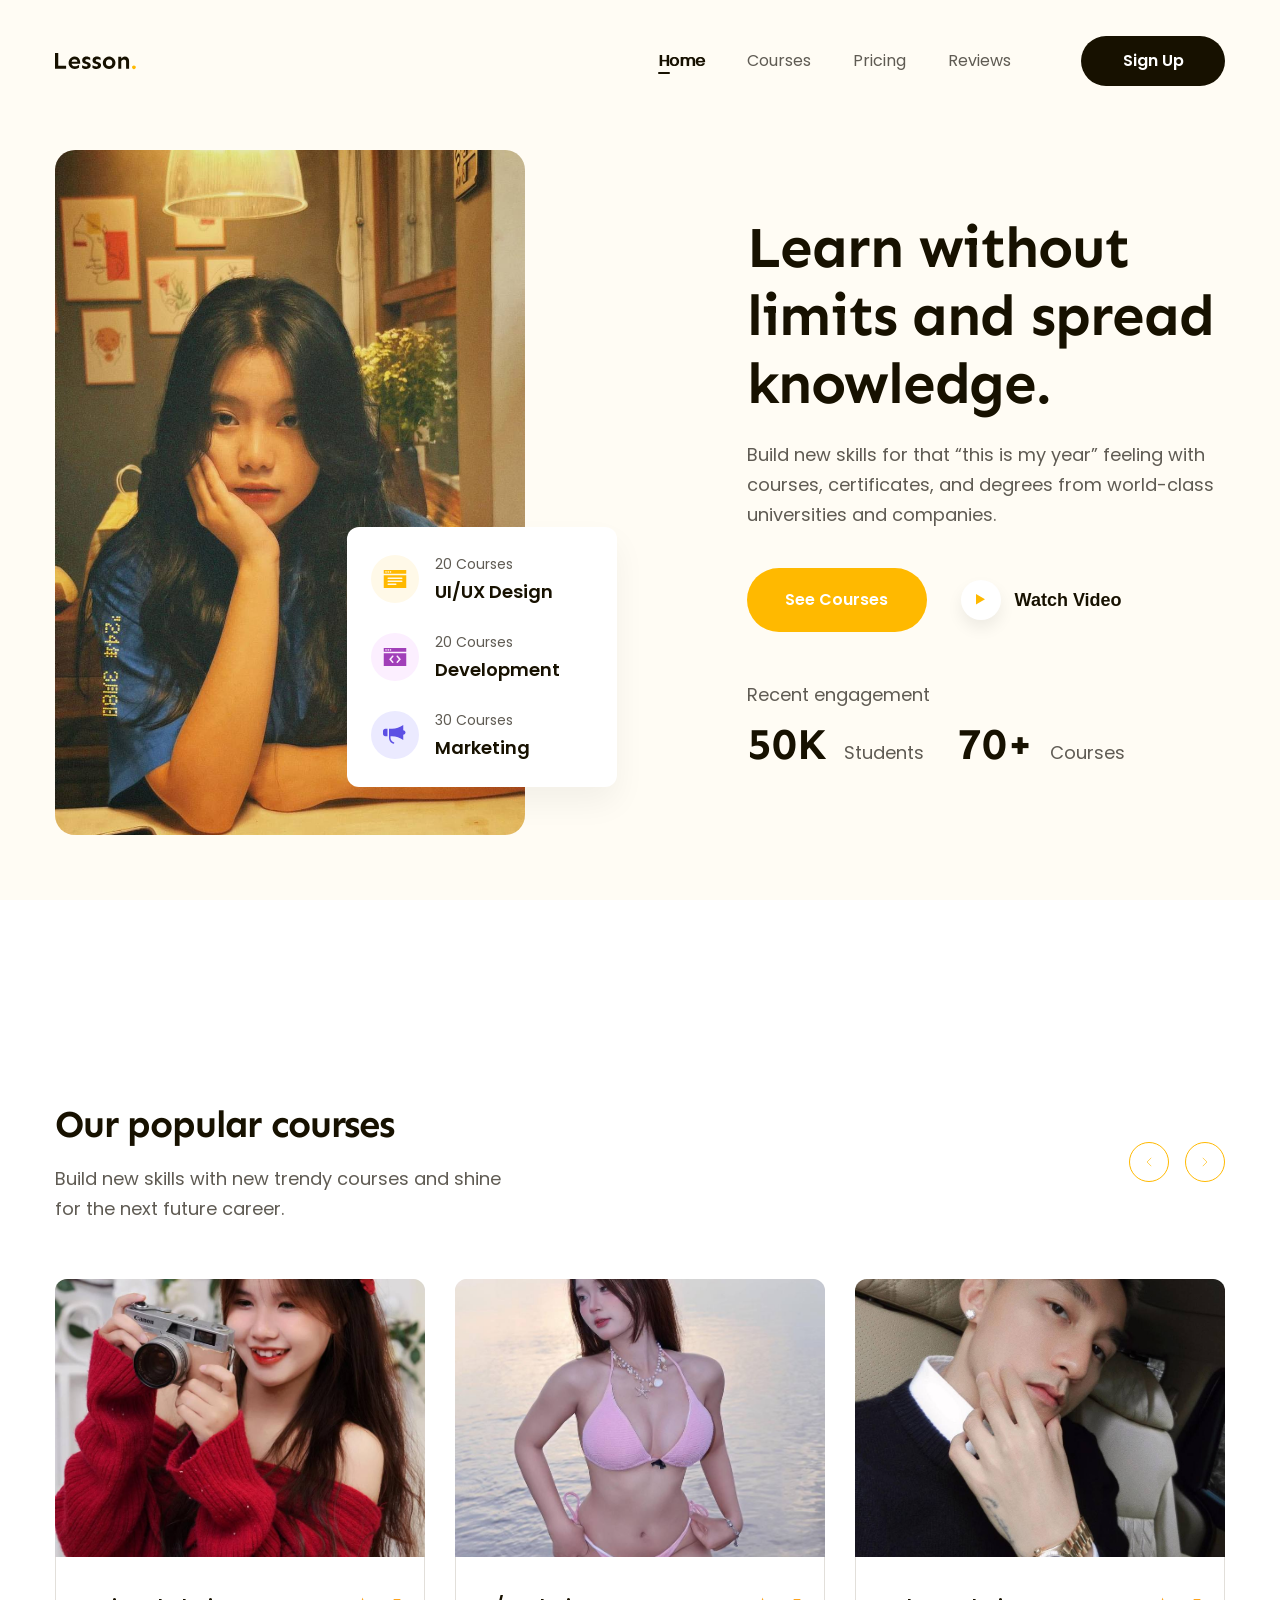
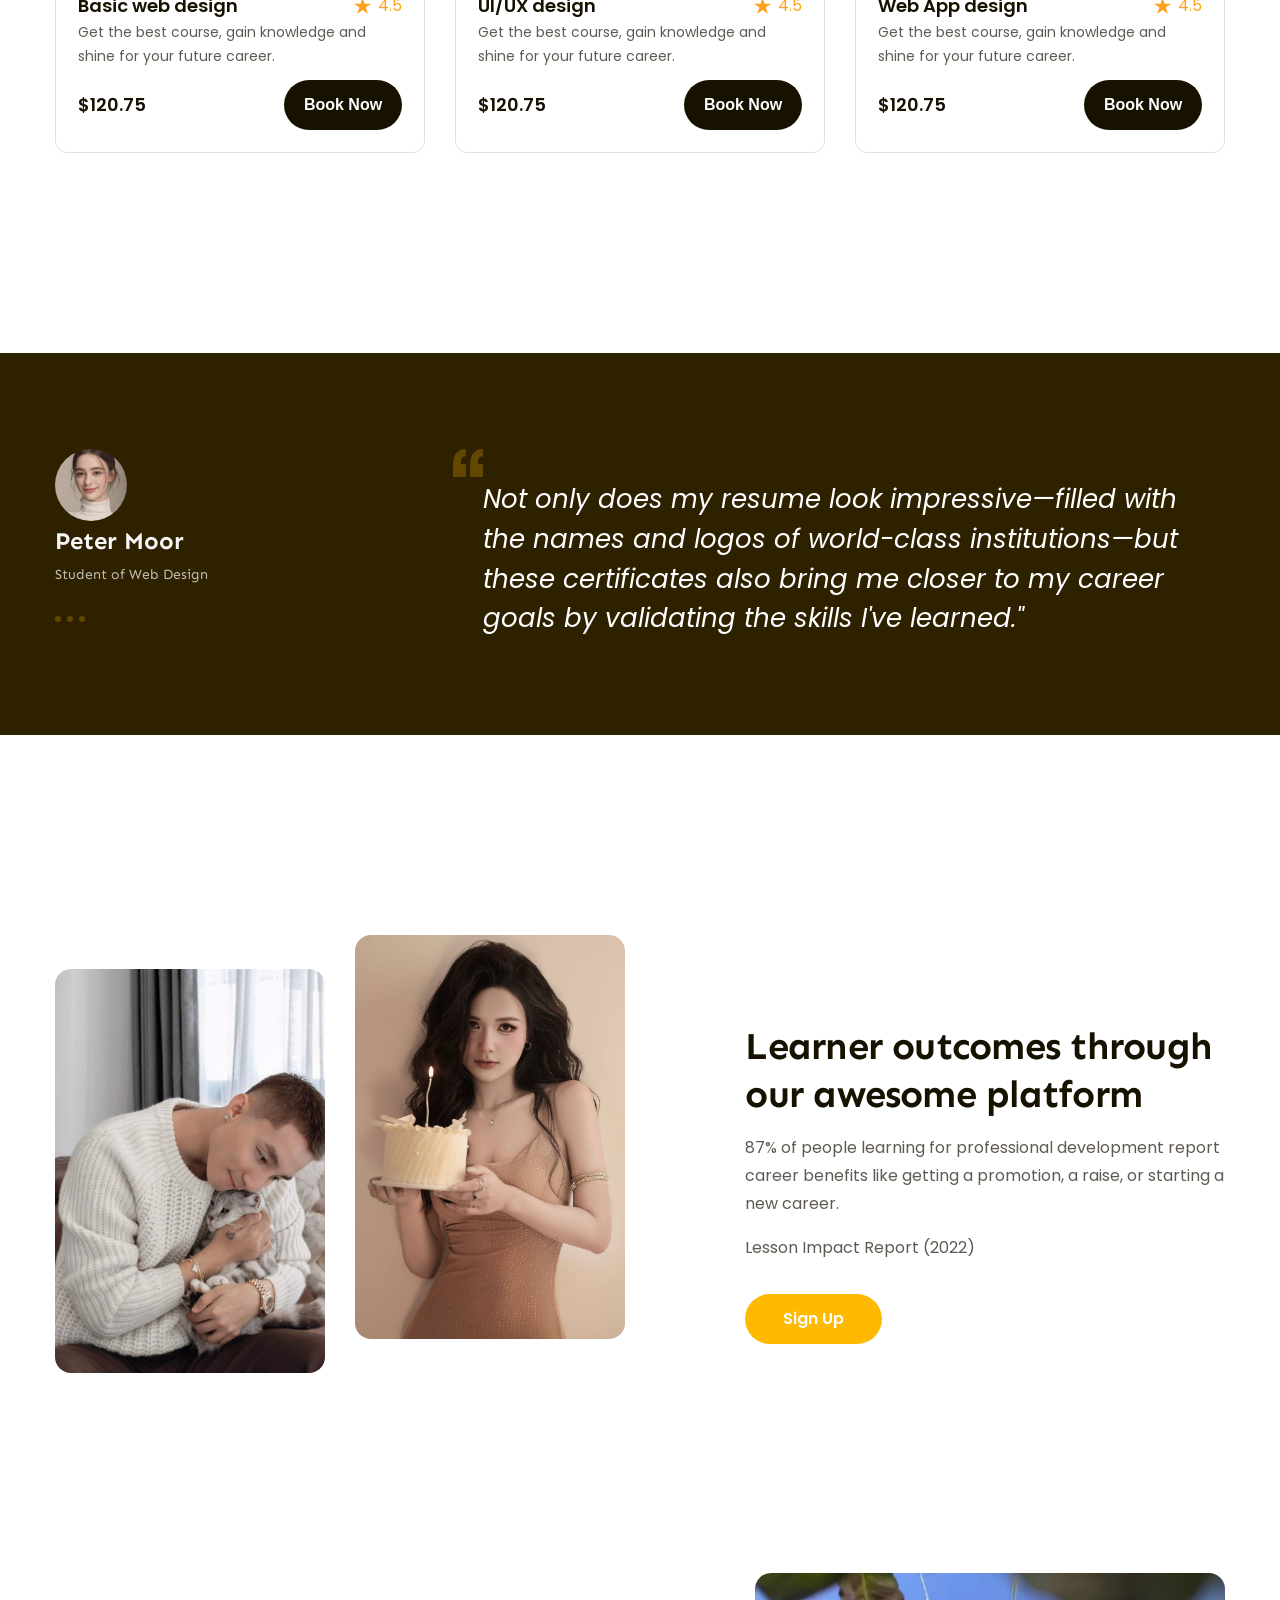
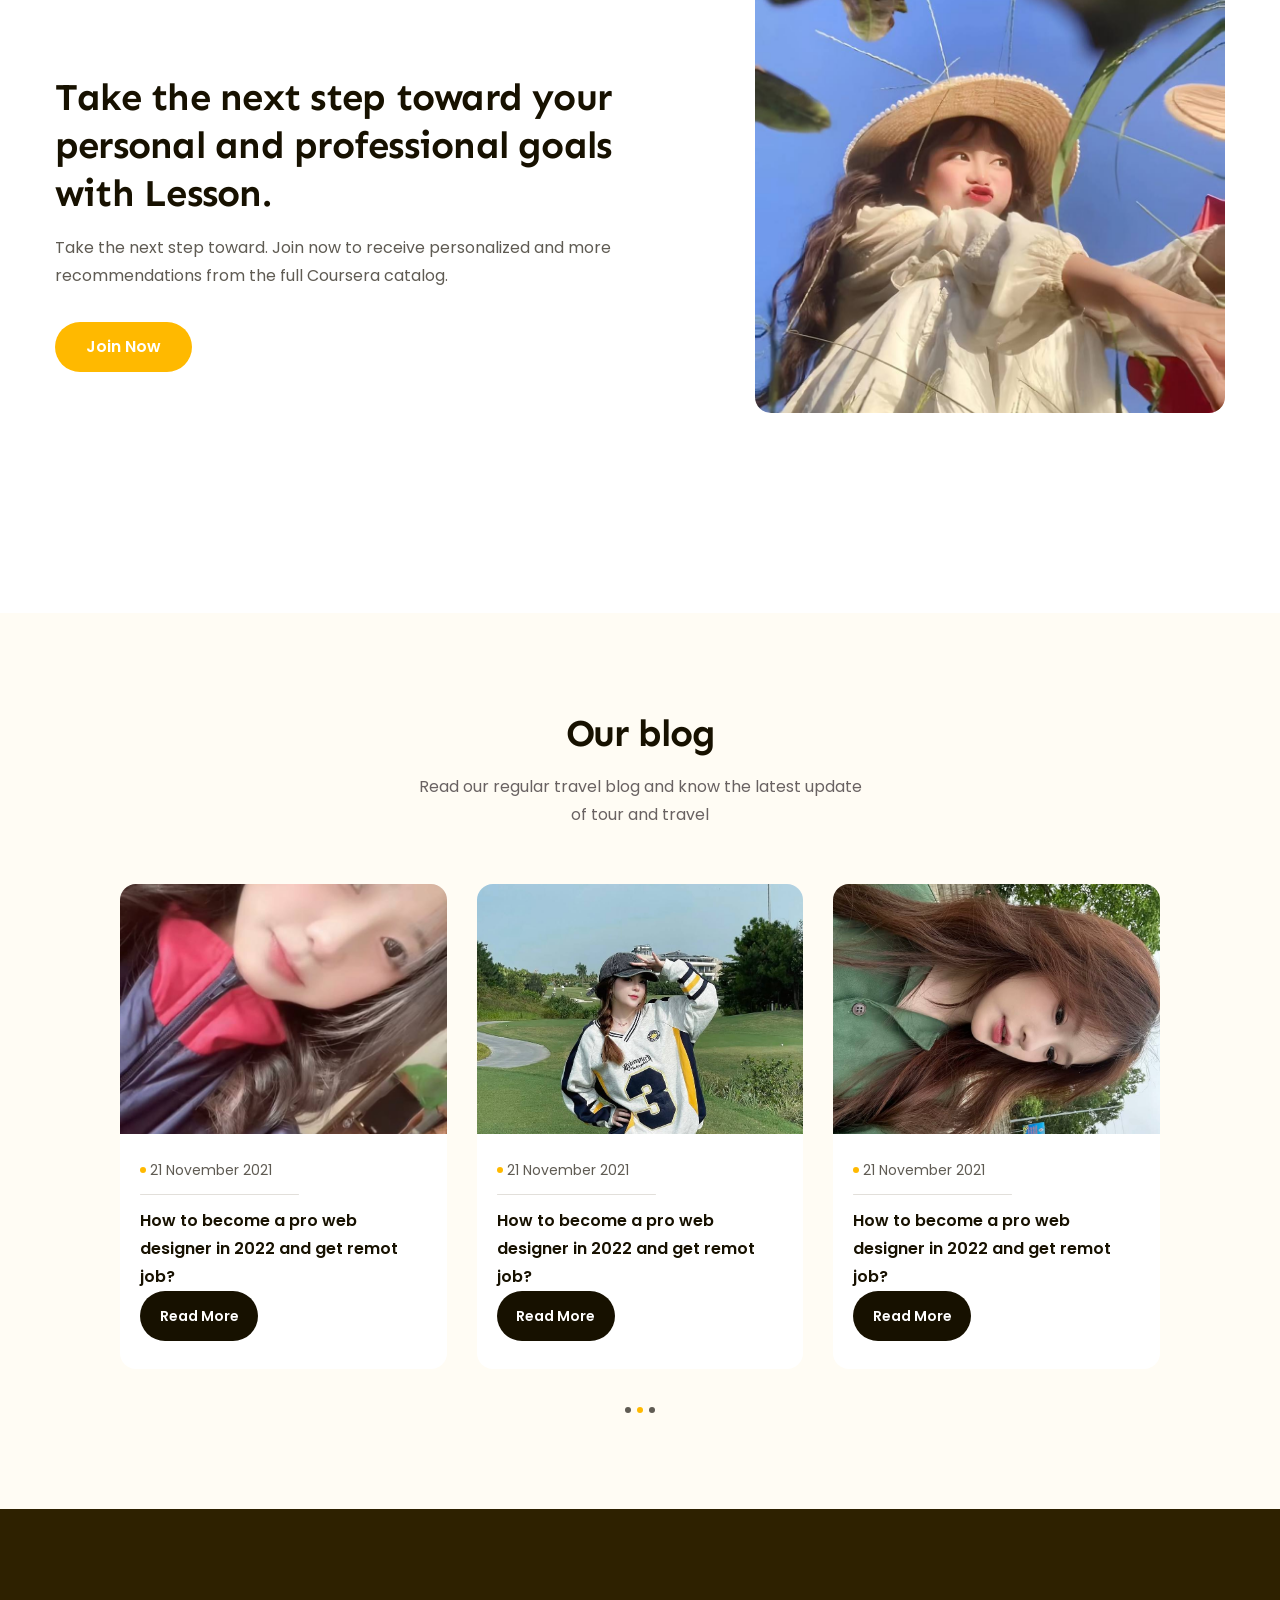
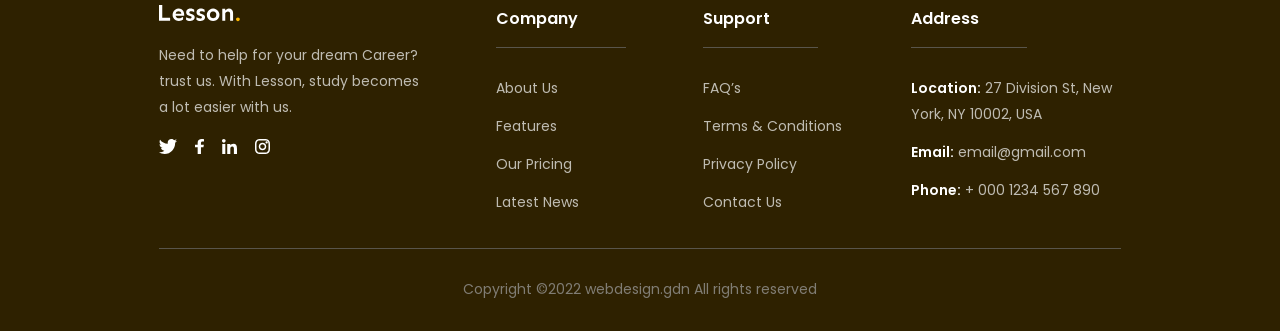
<file: F8-PROJECT-02/index.html>
<!doctype html>
<html lang="en">
    <head>
        <meta charset="UTF-8" />
        <meta name="viewport" content="width=device-width, initial-scale=1.0" />
        <title>F8 PROJECT 02</title>
        <!-- Reset css -->
        <link rel="stylesheet" href="./assets/css/reset.css" />

        <!-- embed fonts -->
        <link rel="preconnect" href="https://fonts.googleapis.com" />
        <link rel="preconnect" href="https://fonts.gstatic.com" crossorigin />
        <link
            href="https://fonts.googleapis.com/css2?family=Poppins:ital,wght@0,400;0,500;0,600;0,700;1,400&family=Sen:wght@400..800&display=swap"
            rel="stylesheet"
        />

        <!-- Styles -->
        <link rel="stylesheet" href="./assets/css/style.css" />
    </head>
    <body>
        <!-- header -->
        <header class="header fixed">
            <div class="main-content">
                <div class="body">
                    <!-- logo -->
                    <img
                        src="./assets/img/Lesson..svg"
                        alt="Lesson"
                        class="logo"
                    />
                    <!-- nav -->
                    <nav class="nav">
                        <ul>
                            <li class="active">
                                <a href="#!">Home</a>
                            </li>
                            <li>
                                <a href="#!">Courses</a>
                            </li>
                            <li>
                                <a href="#!">Pricing</a>
                            </li>
                            <li>
                                <a href="#!">Reviews</a>
                            </li>
                        </ul>
                    </nav>
                    <!-- action -->
                    <div class="action">
                        <a href="#!" class="btn sign-up-btn">Sign Up</a>
                    </div>
                </div>
            </div>
        </header>
        <main>
            <!-- Hero -->
            <div class="hero">
                <div class="main-content">
                    <div class="body">
                        <!-- Hero-left -->
                        <div class="media-block">
                            <img
                                src="./assets/img/14.jpg"
                                alt="hi"
                                class="img"
                            />

                            <div class="hero-summary">
                                <div class="items">
                                    <div class="icon">
                                        <img
                                            src="./assets/img/list.svg"
                                            alt="list"
                                        />
                                    </div>
                                    <div class="info">
                                        <p class="label">20 Courses</p>
                                        <p class="title">UI/UX Design</p>
                                    </div>
                                </div>
                                <div class="items">
                                    <div class="icon">
                                        <img
                                            src="./assets/img/code.svg"
                                            alt="code"
                                        />
                                    </div>
                                    <div class="info">
                                        <p class="label">20 Courses</p>
                                        <p class="title">Development</p>
                                    </div>
                                </div>
                                <div class="items">
                                    <div class="icon">
                                        <img
                                            src="./assets/img/speaker.svg"
                                            alt="speaker"
                                        />
                                    </div>
                                    <div class="info">
                                        <p class="label">30 Courses</p>
                                        <p class="title">Marketing</p>
                                    </div>
                                </div>
                            </div>
                        </div>
                        <!-- Hero-right -->
                        <div class="content-block">
                            <h1 class="heading lv1">
                                Learn without limits and spread knowledge.
                            </h1>
                            <p class="desc title">
                                Build new skills for that “this is my year”
                                feeling with courses, certificates, and degrees
                                from world-class universities and companies.
                            </p>
                            <div class="cta-group">
                                <a href="#!" class="btn hero-cta"
                                    >See Courses</a
                                >
                                <button class="watch-video">
                                    <div class="icon">
                                        <img
                                            src="./assets/img/play.svg"
                                            alt="play"
                                        />
                                    </div>
                                    <span>Watch Video</span>
                                </button>
                            </div>
                            <p class="desc-recent">Recent engagement</p>
                            <p class="desc stats">
                                <strong>50K </strong>Students
                                <strong>70+ </strong>Courses
                            </p>
                        </div>
                    </div>
                </div>
            </div>
            <!-- popular -->
            <div class="popular">
                <div class="main-content">
                    <div class="popular-top">
                        <div class="info">
                            <h2 class="heading lv2">Our popular courses</h2>
                            <p class="desc">
                                Build new skills with new trendy courses and
                                shine for the next future career.
                            </p>
                        </div>
                        <div class="controls">
                            <button class="control-btn">
                                <svg
                                    width="40"
                                    height="40"
                                    viewBox="0 0 40 40"
                                    fill="none"
                                    xmlns="http://www.w3.org/2000/svg"
                                >
                                    <path
                                        d="M23 14L17 20L23 26"
                                        stroke="currentColor"
                                        stroke-linecap="round"
                                        stroke-linejoin="round"
                                    />
                                </svg>
                            </button>
                            <button class="control-btn">
                                <svg
                                    width="40"
                                    height="40"
                                    viewBox="0 0 40 40"
                                    fill="none"
                                    xmlns="http://www.w3.org/2000/svg"
                                >
                                    <path
                                        d="M23 14L17 20L23 26"
                                        stroke="currentColor"
                                        stroke-linecap="round"
                                        stroke-linejoin="round"
                                    />
                                </svg>
                            </button>
                        </div>
                    </div>

                    <div class="course-list">
                        <!-- course-item1 -->
                        <div class="course-item">
                            <a href="#!">
                                <img
                                    src="./assets/img/3.jpg"
                                    alt=""
                                    class="thumb"
                            /></a>
                            <div class="info">
                                <div class="head">
                                    <h3 class="title">
                                        <a href="#!" class="line-clamp"
                                            >Basic web design</a
                                        >
                                    </h3>
                                    <div class="rating">
                                        <img
                                            src="./assets/img/rating-star.svg"
                                            alt=""
                                            class="star"
                                        />
                                        <span class="value">4.5</span>
                                    </div>
                                </div>
                                <p class="desc lv2 line-clamp line-2">
                                    Get the best course, gain knowledge and
                                    shine for your future career.
                                </p>
                                <div class="foot">
                                    <span class="price">$120.75</span>
                                    <button class="btn">Book Now</button>
                                </div>
                            </div>
                        </div>
                        <!-- course-item2 -->
                        <div class="course-item">
                            <a href="#!"
                                ><img
                                    src="./assets/img/8.jpg"
                                    alt=""
                                    class="thumb"
                            /></a>
                            <div class="info">
                                <div class="head">
                                    <h3 class="title">
                                        <a href="#!" class="line-clamp"
                                            >UI/UX design</a
                                        >
                                    </h3>
                                    <div class="rating">
                                        <img
                                            src="./assets/img/rating-star.svg"
                                            alt=""
                                            class="star"
                                        />
                                        <span class="value">4.5</span>
                                    </div>
                                </div>
                                <p class="desc lv2 line-clamp line-2">
                                    Get the best course, gain knowledge and
                                    shine for your future career.
                                </p>
                                <div class="foot">
                                    <span class="price">$120.75</span>
                                    <button class="btn">Book Now</button>
                                </div>
                            </div>
                        </div>
                        <!-- course-item3 -->
                        <div class="course-item">
                            <a href="#!"
                                ><img
                                    src="./assets/img/13.jpg"
                                    alt=""
                                    class="thumb"
                            /></a>
                            <div class="info">
                                <div class="head">
                                    <h3 class="title">
                                        <a href="#!" class="line-clamp"
                                            >Web App design</a
                                        >
                                    </h3>
                                    <div class="rating">
                                        <img
                                            src="./assets/img/rating-star.svg"
                                            alt=""
                                            class="star"
                                        />
                                        <span class="value">4.5</span>
                                    </div>
                                </div>
                                <p class="desc lv2 line-clamp line-2">
                                    Get the best course, gain knowledge and
                                    shine for your future career.
                                </p>
                                <div class="foot">
                                    <span class="price">$120.75</span>
                                    <button class="btn">Book Now</button>
                                </div>
                            </div>
                        </div>
                    </div>
                </div>
            </div>
            <!-- Feedback -->
            <div class="feedback">
                <div class="main-content">
                    <div class="feedback-list">
                        <div class="feedback-items">
                            <div class="info">
                                <img
                                    src="./assets/img/6.jpg"
                                    alt=""
                                    class="avatar"
                                />
                                <p class="title">Peter Moor</p>
                                <p class="desc">Student of Web Design</p>
                                <div class="dots">
                                    <span class="dot"></span>
                                    <span class="dot"></span>
                                    <span class="dot"></span>
                                </div>
                            </div>
                            <div class="content">
                                <img
                                    src="./assets/img/block-quote.svg"
                                    alt=""
                                    class="open-quotes"
                                />
                                <blockquote>
                                    Not only does my resume look
                                    impressive—filled with the names and logos
                                    of world-class institutions—but these
                                    certificates also bring me closer to my
                                    career goals by validating the skills I've
                                    learned."
                                </blockquote>
                            </div>
                        </div>
                    </div>
                </div>
            </div>
            <!-- features -->
            <div class="features">
                <div class="main-content">
                    <div class="body">
                        <div class="images">
                            <img
                                class="lower"
                                src="./assets/img/17.jpg"
                                alt=""
                            />
                            <img src="./assets/img/18.jpg" alt="" />
                        </div>

                        <div class="content">
                            <h2 class="title heading lv2">
                                Learner outcomes through our awesome platform
                            </h2>
                            <p class="desc lv1">
                                87% of people learning for professional
                                development report career benefits like getting
                                a promotion, a raise, or starting a new career.
                            </p>
                            <p class="desc lv1">Lesson Impact Report (2022)</p>
                            <a href="#!" class="btn">Sign Up</a>
                        </div>
                    </div>
                </div>
            </div>
            <!-- features 2 -->
            <div class="features features-2nd">
                <div class="main-content">
                    <div class="body">
                        <div class="images">
                            <img src="./assets/img/2 (2).jpg" alt="" />
                        </div>

                        <div class="content">
                            <h2 class="title heading lv2">
                                Take the next step toward your personal and
                                professional goals with Lesson.
                            </h2>
                            <p class="desc lv1">
                                Take the next step toward. Join now to receive
                                personalized and more recommendations from the
                                full Coursera catalog.
                            </p>

                            <a href="#!" class="btn">Join Now</a>
                        </div>
                    </div>
                </div>
            </div>
            <!-- blog -->
            <div class="blog">
                <div class="main-content">
                    <div class="blog-top">
                        <h2 class="heading lv2">Our blog</h2>
                        <p class="desc lv1">
                            Read our regular travel blog and know the latest
                            update of tour and travel
                        </p>
                    </div>
                    <div class="blog-list">
                        <!-- blog item1  -->
                        <div class="item">
                            <a href="#!" class="">
                                <img
                                    src="./assets/img/7.jpg"
                                    alt=""
                                    class="thumb"
                                />
                            </a>
                            <div class="info">
                                <span class="date">21 November 2021</span>
                                <h3 class="title">
                                    <a href="#!">
                                        How to become a pro web designer in 2022
                                        and get remot job?
                                    </a>
                                </h3>
                                <a href="#!" class="btn">Read More</a>
                            </div>
                        </div>
                        <!-- blog item2  -->
                        <div class="item">
                            <a href="#!" class="">
                                <img
                                    src="./assets/img/16.jpg"
                                    alt=""
                                    class="thumb"
                                />
                            </a>
                            <div class="info">
                                <span class="date">21 November 2021</span>
                                <h3 class="title">
                                    <a href="#!">
                                        How to become a pro web designer in 2022
                                        and get remot job?
                                    </a>
                                </h3>
                                <a href="#!" class="btn">Read More</a>
                            </div>
                        </div>
                        <!-- blog item3  -->
                        <div class="item">
                            <a href="#!" class="">
                                <img
                                    src="./assets/img/19.jpg"
                                    alt=""
                                    class="thumb"
                                />
                            </a>
                            <div class="info">
                                <span class="date">21 November 2021</span>
                                <h3 class="title">
                                    <a href="#!">
                                        How to become a pro web designer in 2022
                                        and get remot job?
                                    </a>
                                </h3>
                                <a href="#!" class="btn">Read More</a>
                            </div>
                        </div>
                        <div class="item">
                            <a href="#!" class="">
                                <img
                                    src="./assets/img/7.jpg"
                                    alt=""
                                    class="thumb"
                                />
                            </a>
                            <div class="info">
                                <span class="date">21 November 2021</span>
                                <h3 class="title">
                                    <a href="#!">
                                        How to become a pro web designer in 2022
                                        and get remot job?
                                    </a>
                                </h3>
                                <a href="#!" class="btn">Read More</a>
                            </div>
                        </div>
                        <!-- blog item2  -->
                        <div class="item">
                            <a href="#!" class="">
                                <img
                                    src="./assets/img/16.jpg"
                                    alt=""
                                    class="thumb"
                                />
                            </a>
                            <div class="info">
                                <span class="date">21 November 2021</span>
                                <h3 class="title">
                                    <a href="#!">
                                        How to become a pro web designer in 2022
                                        and get remot job?
                                    </a>
                                </h3>
                                <a href="#!" class="btn">Read More</a>
                            </div>
                        </div>
                        <!-- blog item3  -->
                        <div class="item">
                            <a href="#!" class="">
                                <img
                                    src="./assets/img/19.jpg"
                                    alt=""
                                    class="thumb"
                                />
                            </a>
                            <div class="info">
                                <span class="date">21 November 2021</span>
                                <h3 class="title">
                                    <a href="#!">
                                        How to become a pro web designer in 2022
                                        and get remot job?
                                    </a>
                                </h3>
                                <a href="#!" class="btn">Read More</a>
                            </div>
                        </div>
                        <div class="item">
                            <a href="#!" class="">
                                <img
                                    src="./assets/img/7.jpg"
                                    alt=""
                                    class="thumb"
                                />
                            </a>
                            <div class="info">
                                <span class="date">21 November 2021</span>
                                <h3 class="title">
                                    <a href="#!">
                                        How to become a pro web designer in 2022
                                        and get remot job?
                                    </a>
                                </h3>
                                <a href="#!" class="btn">Read More</a>
                            </div>
                        </div>
                        <!-- blog item2  -->
                        <div class="item">
                            <a href="#!" class="">
                                <img
                                    src="./assets/img/16.jpg"
                                    alt=""
                                    class="thumb"
                                />
                            </a>
                            <div class="info">
                                <span class="date">21 November 2021</span>
                                <h3 class="title">
                                    <a href="#!">
                                        How to become a pro web designer in 2022
                                        and get remot job?
                                    </a>
                                </h3>
                                <a href="#!" class="btn">Read More</a>
                            </div>
                        </div>
                        <!-- blog item3  -->
                        <div class="item">
                            <a href="#!" class="">
                                <img
                                    src="./assets/img/19.jpg"
                                    alt=""
                                    class="thumb"
                                />
                            </a>
                            <div class="info">
                                <span class="date">21 November 2021</span>
                                <h3 class="title">
                                    <a href="#!">
                                        How to become a pro web designer in 2022
                                        and get remot job?
                                    </a>
                                </h3>
                                <a href="#!" class="btn">Read More</a>
                            </div>
                        </div>
                    </div>
                    <div class="dots">
                        <span class="dot"></span>
                        <span class="dot active"></span>
                        <span class="dot"></span>
                    </div>
                </div>
            </div>
        </main>
        <!-- <footer> -->
        <footer class="footer">
            <div class="main-content">
                <div class="row">
                    <!-- colum1 -->
                    <div class="colum">
                        <img
                            src="./assets/img/Lesson white..svg"
                            alt="Lesson"
                        />
                        <p class="desc lv2">
                            Need to help for your dream Career? trust us. With
                            Lesson, study becomes a lot easier with us.
                        </p>
                        <div class="socials">
                            <a href="#!">
                                <img
                                    src="./assets/img/twitter.svg"
                                    alt=""
                                    class="icon"
                                />
                            </a>
                            <a href="#!">
                                <img
                                    src="./assets/img/fb.svg"
                                    alt=""
                                    class="icon"
                                />
                            </a>
                            <a href="#!">
                                <img
                                    src="./assets/img/linked_in.svg"
                                    alt=""
                                    class="icon"
                                />
                            </a>
                            <a href="#!">
                                <img
                                    src="./assets/img/Instagram.svg"
                                    alt=""
                                    class="icon"
                                />
                            </a>
                        </div>
                    </div>
                    <!-- colum2 -->
                    <div class="colum">
                        <h3 class="title">Company</h3>
                        <ul class="list">
                            <li>
                                <a href="#!">About Us</a>
                            </li>
                            <li>
                                <a href="#!">Features</a>
                            </li>
                            <li>
                                <a href="#!">Our Pricing</a>
                            </li>
                            <li>
                                <a href="#!">Latest News</a>
                            </li>
                        </ul>
                    </div>
                    <!-- colum3 -->
                    <div class="colum">
                        <h3 class="title">Support</h3>
                        <ul class="list">
                            <li>
                                <a href="#!">FAQ’s</a>
                            </li>
                            <li>
                                <a href="#!">Terms & Conditions</a>
                            </li>
                            <li>
                                <a href="#!">Privacy Policy</a>
                            </li>
                            <li>
                                <a href="#!">Contact Us</a>
                            </li>
                        </ul>
                    </div>
                    <!-- colum4 -->
                    <div class="colum">
                        <h3 class="title">Address</h3>
                        <ul class="list">
                            <li>
                                <a href="#!"
                                    ><strong>Location:</strong> 27 Division St,
                                    New York, NY 10002, USA</a
                                >
                            </li>
                            <li>
                                <a href="#!"
                                    ><strong>Email:</strong> email@gmail.com</a
                                >
                            </li>
                            <li>
                                <a href="#!"
                                    ><strong>Phone:</strong> + 000 1234 567
                                    890</a
                                >
                            </li>
                        </ul>
                    </div>
                </div>
                <div class="copyright">
                    <p class="desc lv2">
                        Copyright ©2022 webdesign.gdn All rights reserved
                    </p>
                </div>
            </div>
        </footer>
    </body>
</html>
</file>
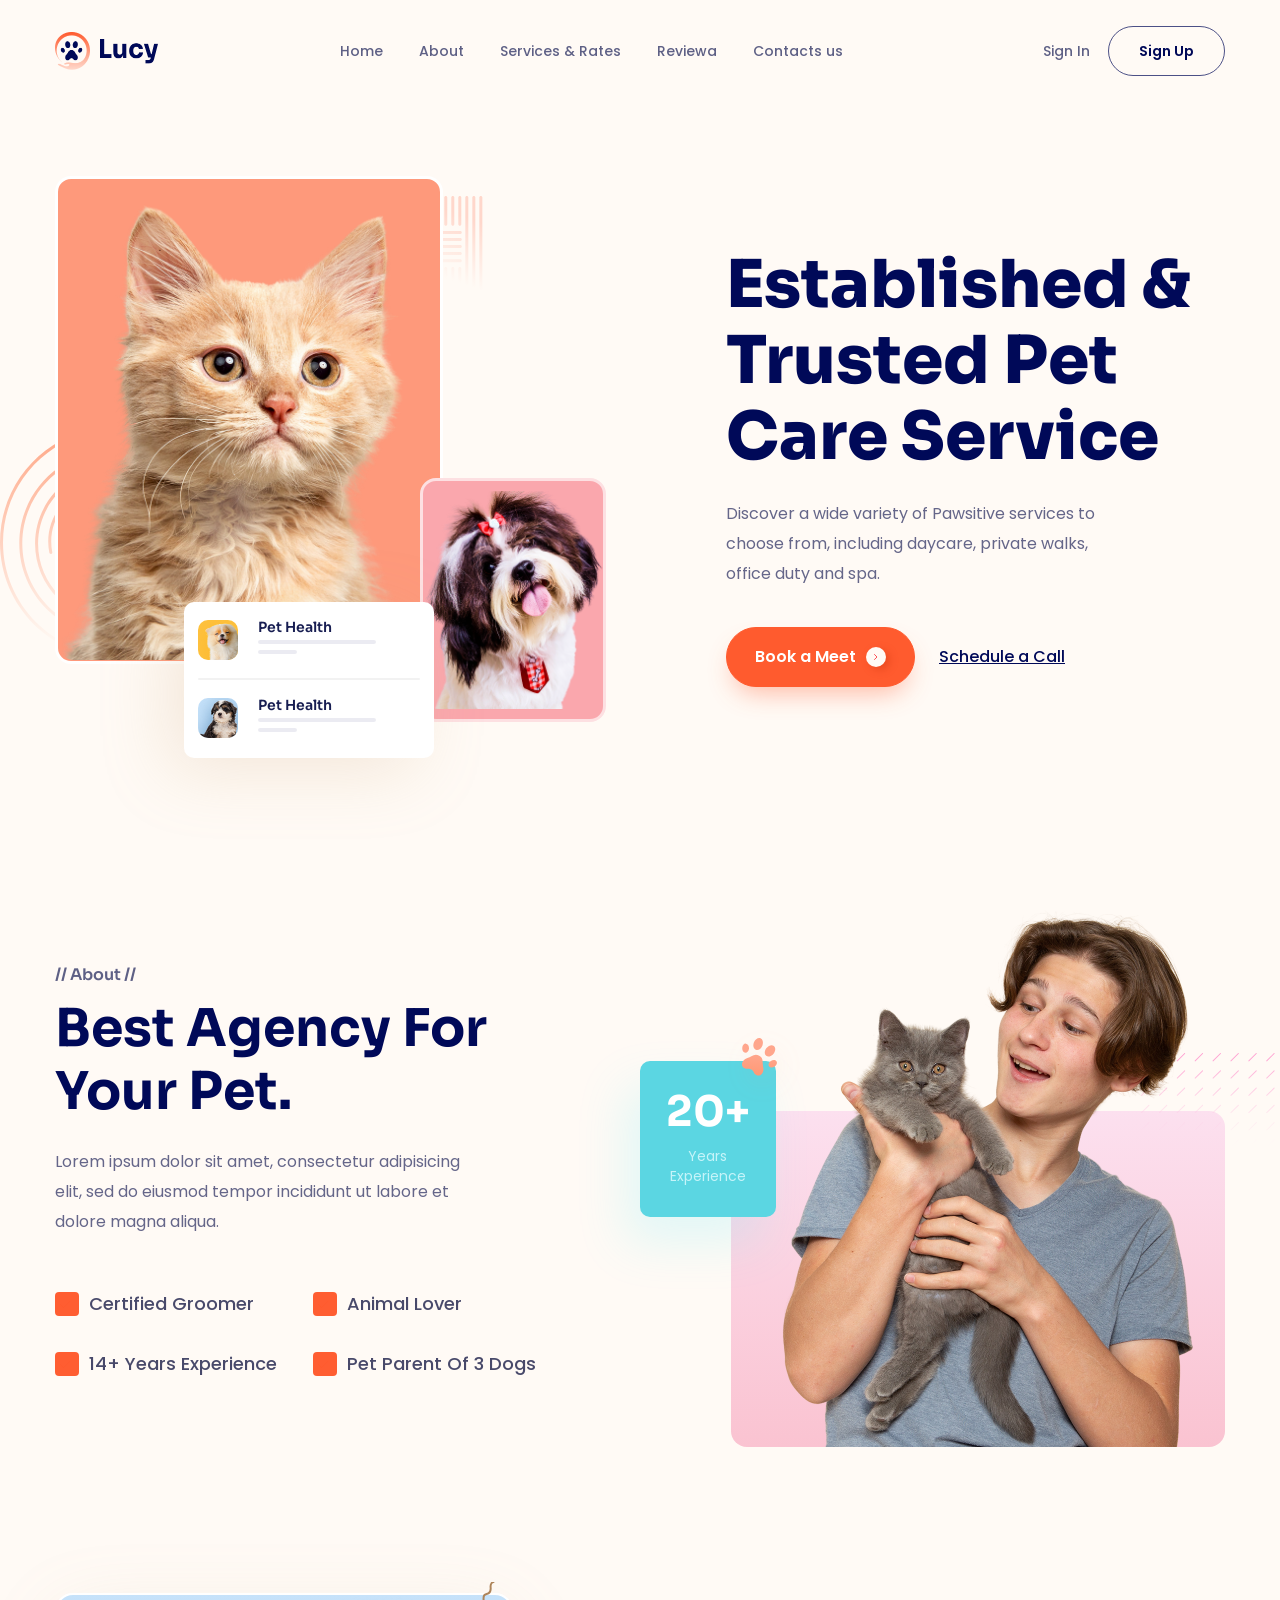
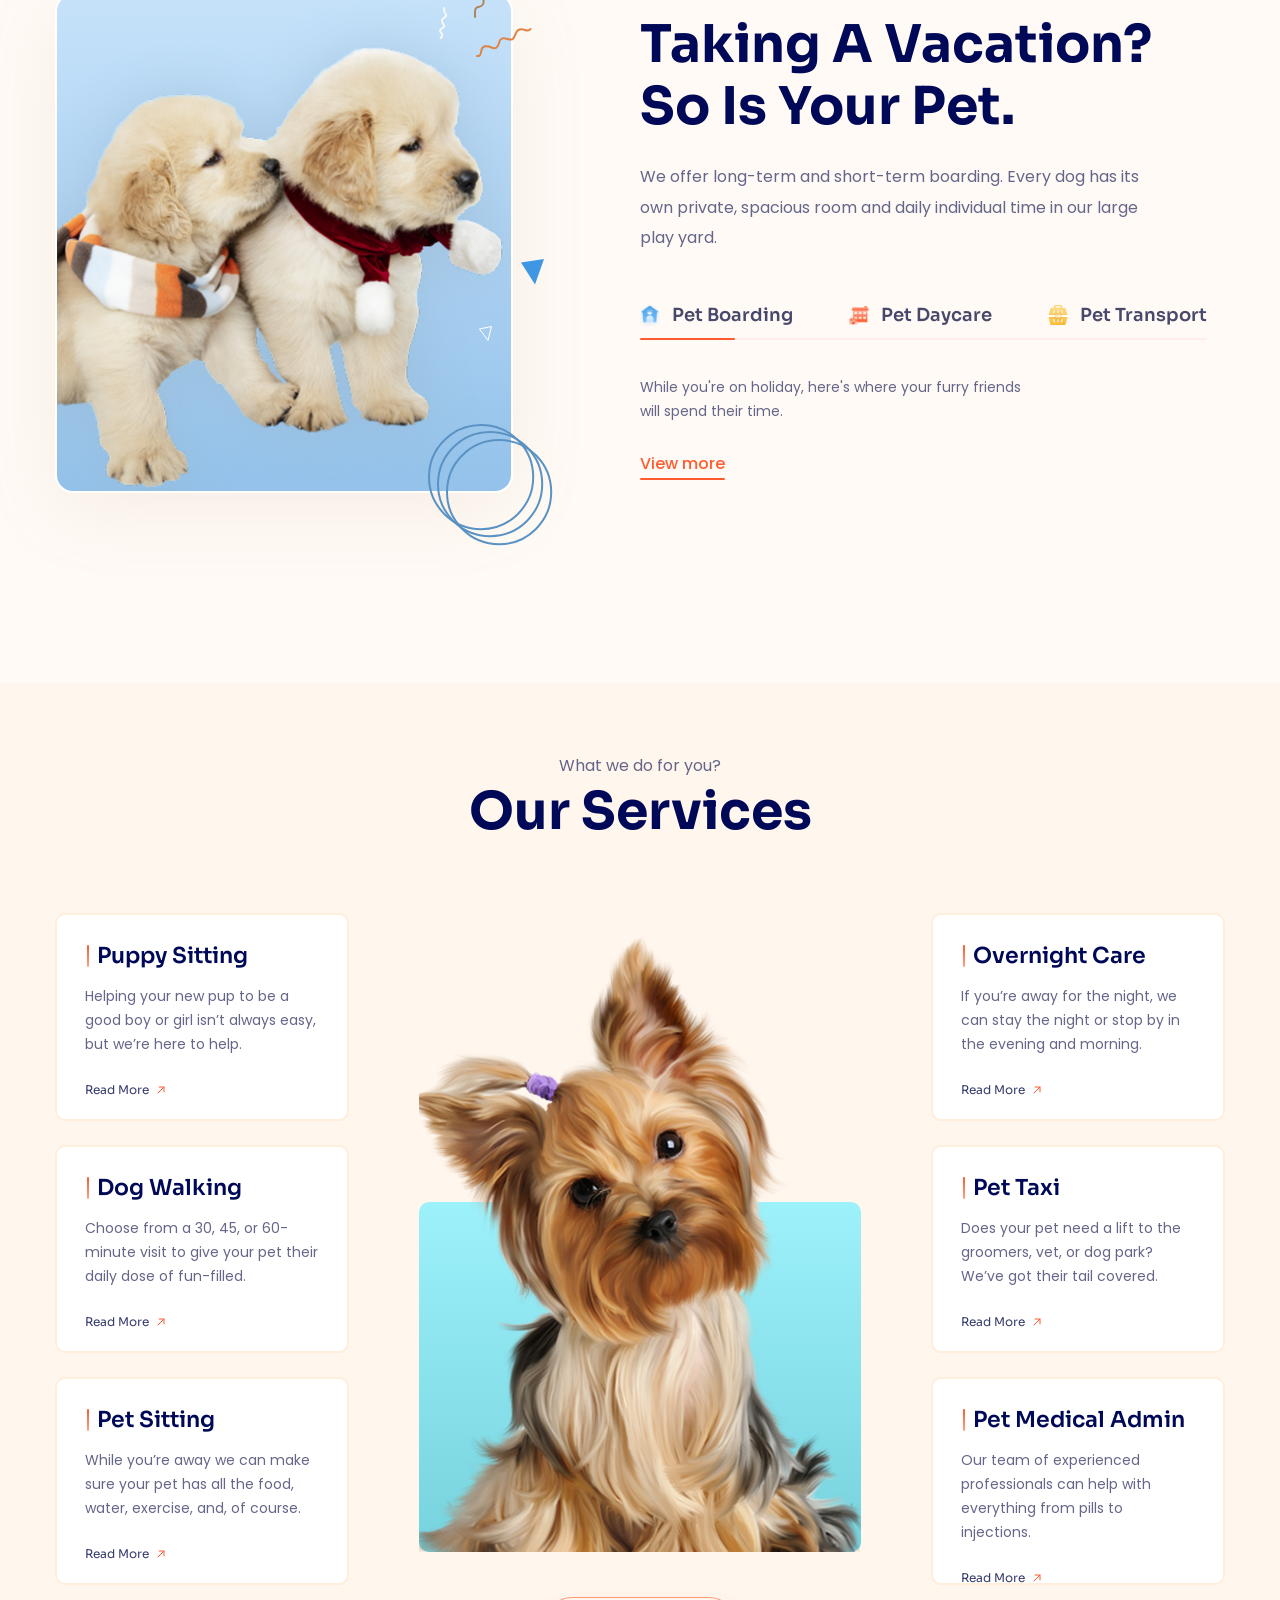
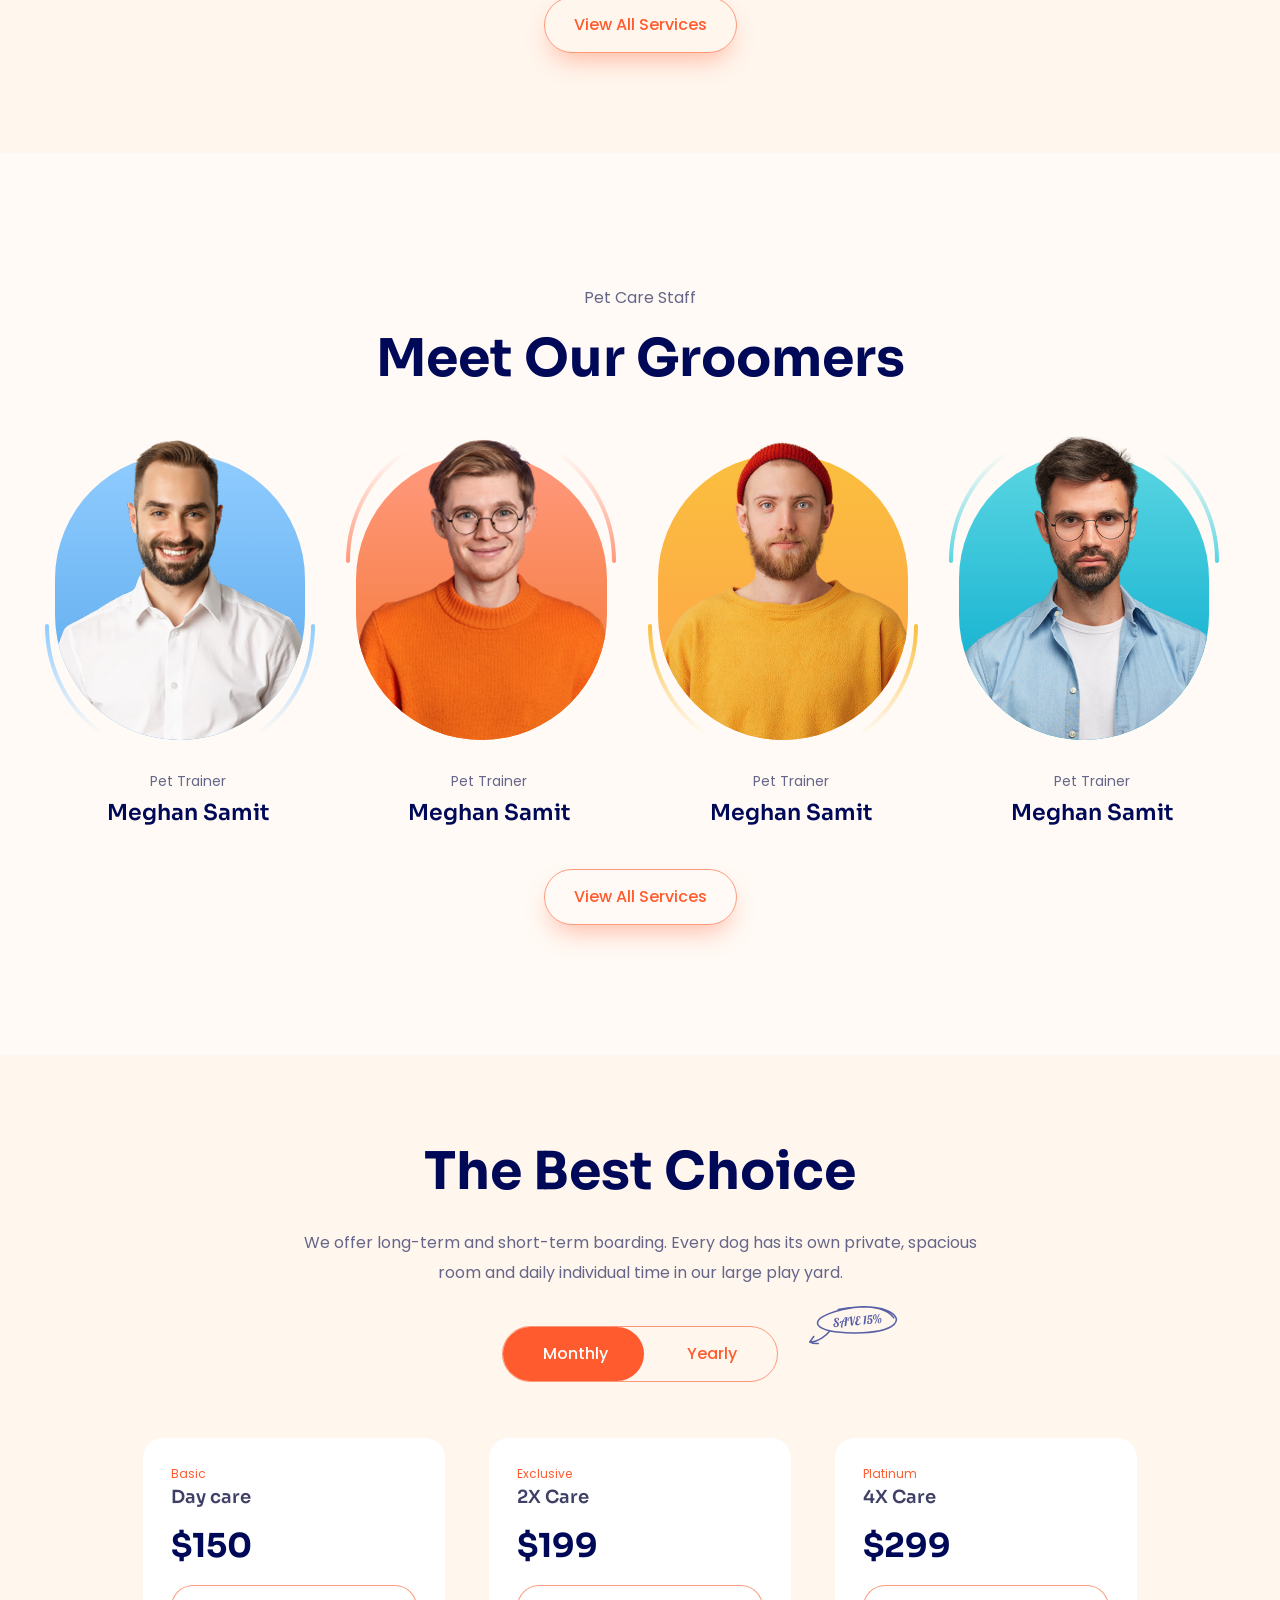
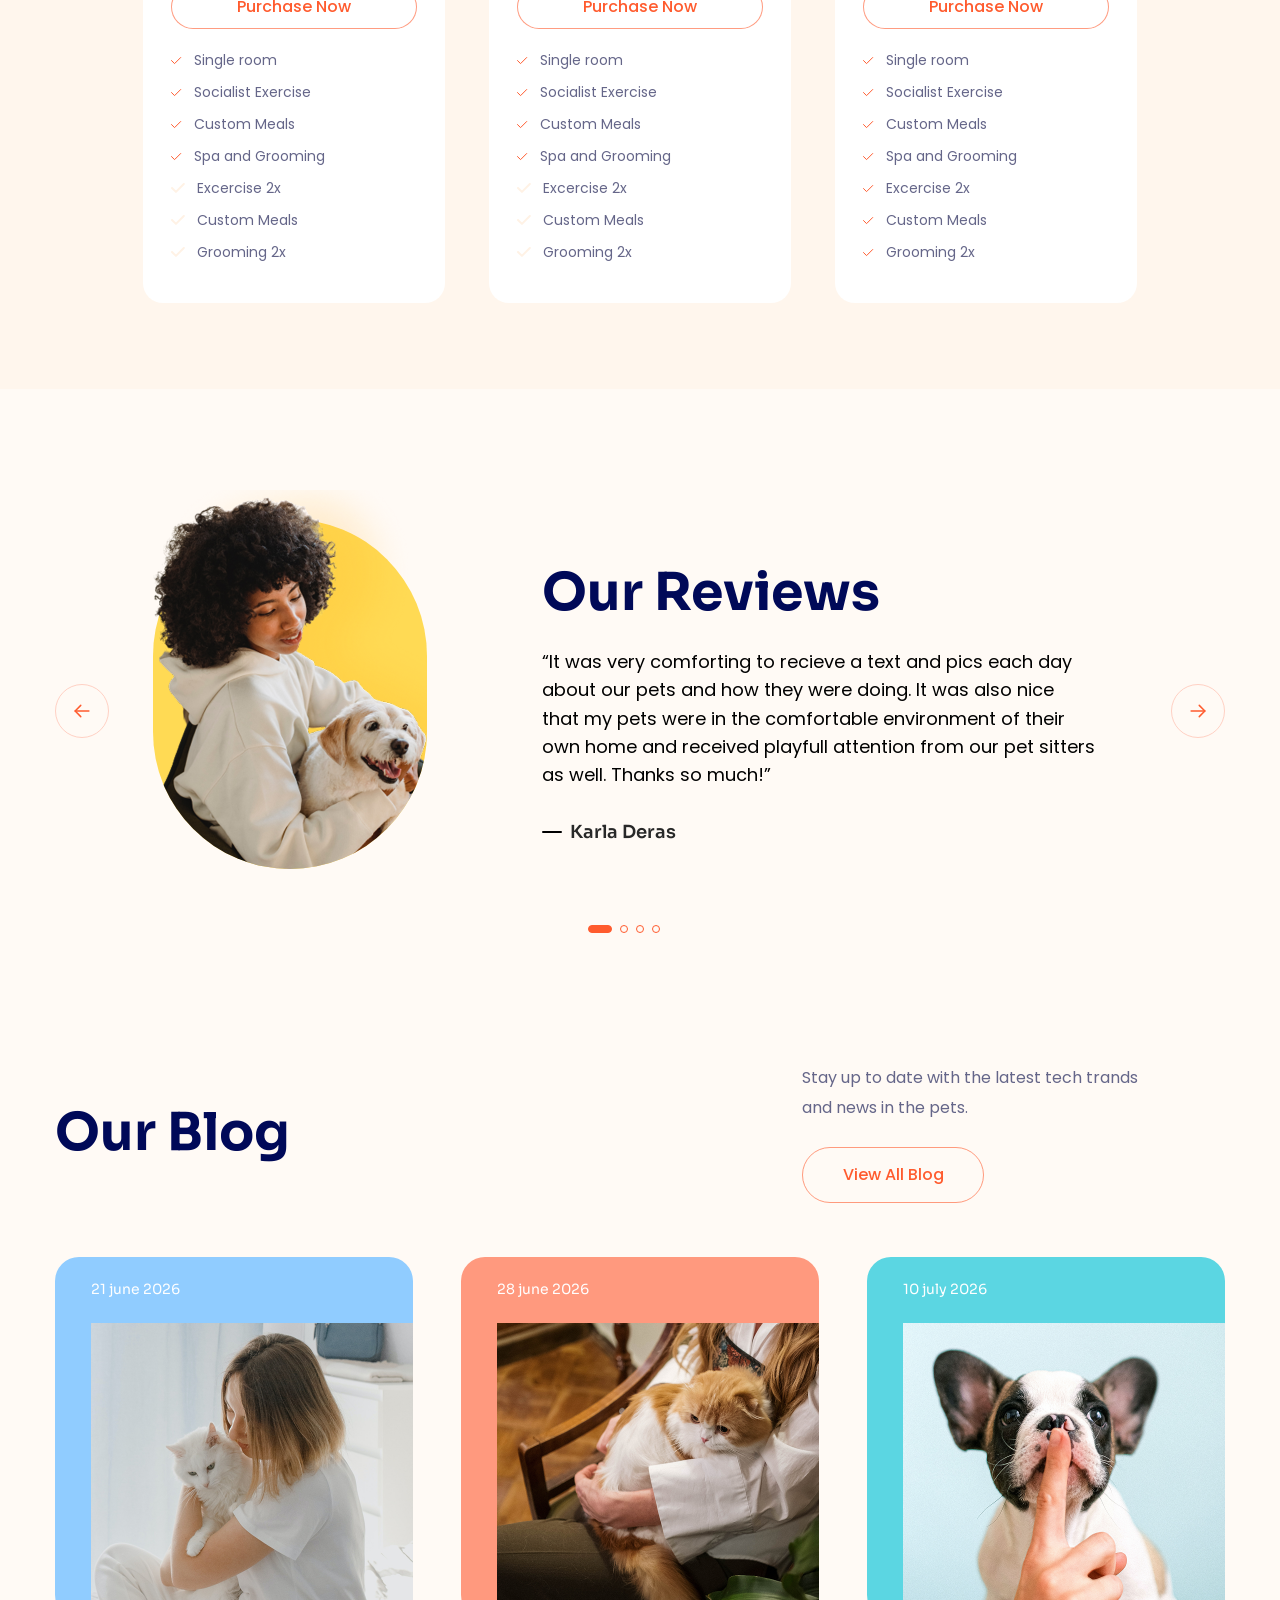
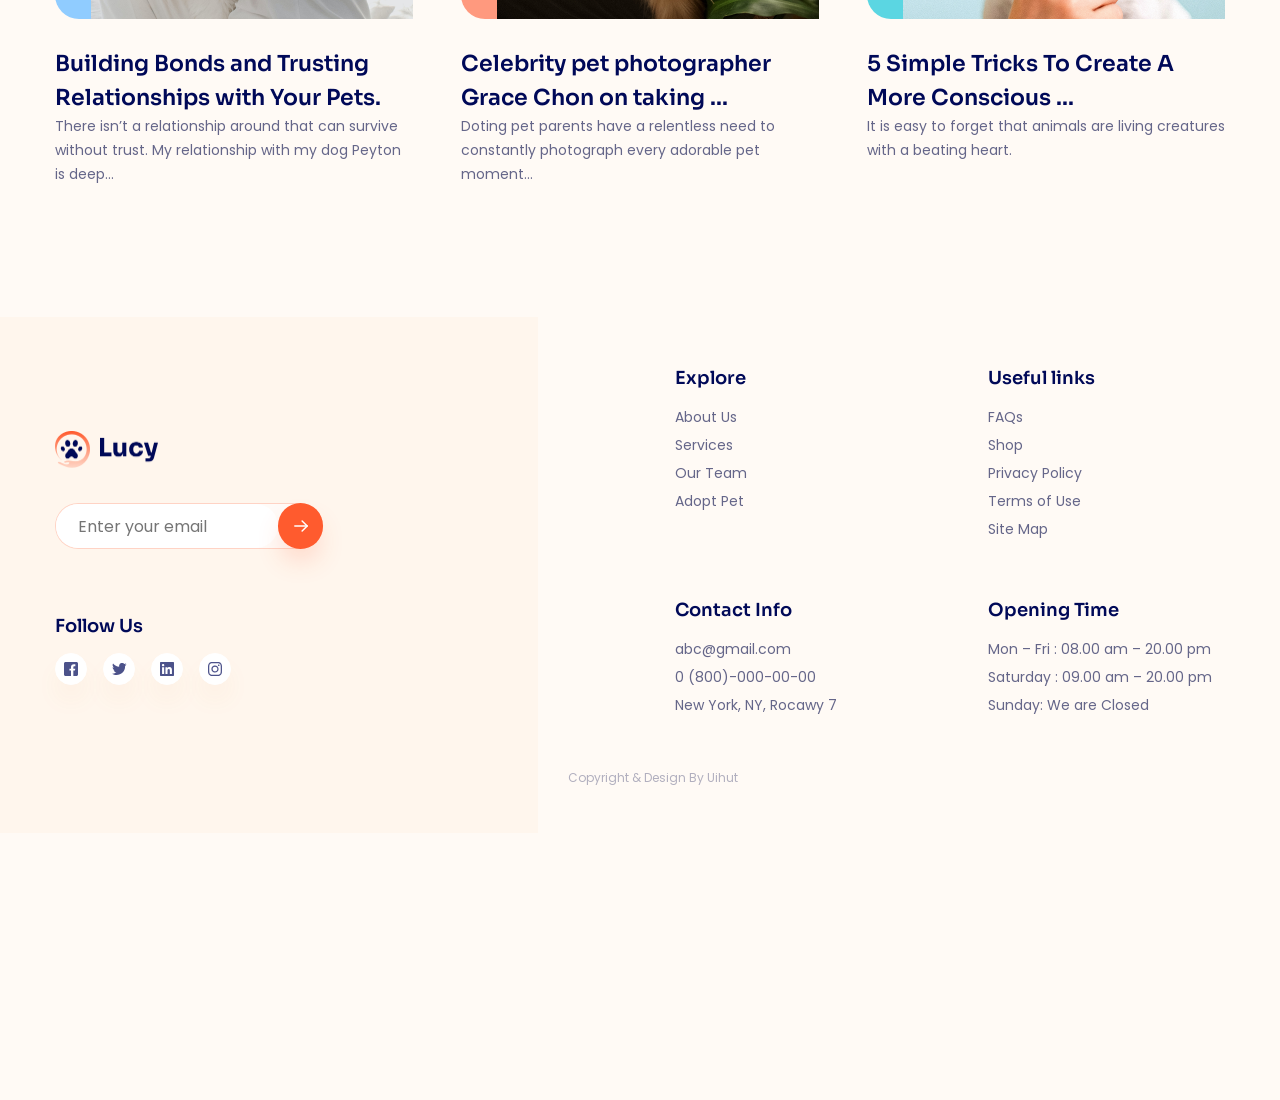
<file: F8-PROJECT-04/index.html>
<!doctype html>
<html lang="en">
    <head>
        <meta charset="UTF-8" />
        <meta name="viewport" content="width=device-width, initial-scale=1.0" />
        <title>Lucy - Pet Care Landing</title>

        <!-- Favicon -->

        <link
            rel="apple-touch-icon"
            sizes="57x57"
            href="./assets/favicon/apple-icon-57x57.png"
        />
        <link
            rel="apple-touch-icon"
            sizes="60x60"
            href="./assets/favicon/apple-icon-60x60.png"
        />
        <link
            rel="apple-touch-icon"
            sizes="72x72"
            href="./assets/favicon/apple-icon-72x72.png"
        />
        <link
            rel="apple-touch-icon"
            sizes="76x76"
            href="./assets/favicon/apple-icon-76x76.png"
        />
        <link
            rel="apple-touch-icon"
            sizes="114x114"
            href="./assets/favicon/apple-icon-114x114.png"
        />
        <link
            rel="apple-touch-icon"
            sizes="120x120"
            href="./assets/favicon/apple-icon-120x120.png"
        />
        <link
            rel="apple-touch-icon"
            sizes="144x144"
            href="./assets/favicon/apple-icon-144x144.png"
        />
        <link
            rel="apple-touch-icon"
            sizes="152x152"
            href="./assets/favicon/apple-icon-152x152.png"
        />
        <link
            rel="apple-touch-icon"
            sizes="180x180"
            href="./assets/favicon/apple-icon-180x180.png"
        />
        <link
            rel="icon"
            type="image/png"
            sizes="192x192"
            href="./assets/favicon/android-icon-192x192.png"
        />
        <link
            rel="icon"
            type="image/png"
            sizes="32x32"
            href="./assets/favicon/favicon-32x32.png"
        />
        <link
            rel="icon"
            type="image/png"
            sizes="96x96"
            href="./assets/favicon/favicon-96x96.png"
        />
        <link
            rel="icon"
            type="image/png"
            sizes="16x16"
            href="./assets/favicon/favicon-16x16.png"
        />
        <link rel="manifest" href="./assets/favicon/manifest.json" />
        <meta name="msapplication-TileColor" content="#ffffff" />
        <meta
            name="msapplication-TileImage"
            content="./assets/favicon/ms-icon-144x144.png"
        />
        <meta name="theme-color" content="#ffffff" />

        <!-- Reset Styles -->
        <link rel="stylesheet" href="assets/css/resets.css" />

        <!-- Embed Fonts -->
        <link rel="preconnect" href="https://fonts.googleapis.com" />
        <link rel="preconnect" href="https://fonts.gstatic.com" crossorigin />
        <link
            href="https://fonts.googleapis.com/css2?family=Poppins:wght@300;400;500;600&family=Sora:wght@100..800&display=swap"
            rel="stylesheet"
        />

        <!-- Styles Css-->

        <link rel="stylesheet" href="assets/css/styles.css" />
    </head>
    <body style="height: 7500px">
        <!-- Header -->
        <header class="header">
            <div class="container">
                <div class="header__inner">
                    <!-- Logo -->

                    <a href="#!">
                        <img
                            class="logo"
                            src="./assets/img/logo.png"
                            alt="Lucy"
                        />
                    </a>

                    <!-- Navigation -->
                    <nav class="nav">
                        <ul class="nav__list">
                            <li class="nav__item">
                                <a class="nav__link" href="#!">Home</a>
                            </li>
                            <li class="nav__item">
                                <a class="nav__link" href="#!">About</a>
                            </li>
                            <li class="nav__item">
                                <a class="nav__link" href="#!"
                                    >Services & Rates</a
                                >
                            </li>
                            <li class="nav__item">
                                <a class="nav__link" href="#!">Reviewa</a>
                            </li>
                            <li class="nav__item">
                                <a class="nav__link" href="#!">Contacts us</a>
                            </li>
                        </ul>
                    </nav>

                    <!--Header Action -->

                    <div class="header__action">
                        <a class="header__action-link" href="#!">Sign In</a>
                        <a class="header__action-btn btn" href="#!">Sign Up</a>
                    </div>
                </div>
            </div>
        </header>

        <!-- Hero -->

        <section class="hero">
            <div class="container">
                <div class="hero__inner">
                    <!-- Hero Media -->
                    <div class="hero__media">
                        <div class="hero__img--wrap">
                            <img
                                src="./assets/img/pet01.png"
                                alt="cat"
                                class="hero__img"
                            />

                            <!--Decoratosr -->
                            <img
                                src="./assets/icon/decor1.svg"
                                alt="decor1"
                                class="hero__decor-1"
                            />
                            <img
                                src="./assets/icon/decor2.svg"
                                alt="decor2"
                                class="hero__decor-2"
                            />
                        </div>

                        <div class="hero__img--wrap hero__img--wrap-smail">
                            <img
                                src="./assets/img/pet02.png"
                                alt="cat"
                                class="hero__img"
                            />
                        </div>

                        <div class="hero__item">
                            <!-- Hero Item List 1 -->

                            <section class="hero__item--list">
                                <img
                                    src="./assets/img/pet03.png"
                                    alt="pet3"
                                    class="hero__item--list-thumb"
                                />
                                <div class="hero__item--list_info">
                                    <p class="hero__item--list-title">
                                        Pet Health
                                    </p>
                                    <div
                                        class="hero__item--list-skeleton"
                                    ></div>
                                    <div
                                        class="hero__item--list-skeleton"
                                        style="--width: 39px"
                                    ></div>
                                </div>
                            </section>

                            <div class="hero__item--separate"></div>

                            <!-- Hero Item List 2 -->

                            <section class="hero__item--list">
                                <img
                                    src="./assets/img/pet04.png"
                                    alt="pet4"
                                    class="hero__item--list-thumb"
                                />
                                <div class="hero__item--list_info">
                                    <p class="hero__item--list-title">
                                        Pet Health
                                    </p>
                                    <div
                                        class="hero__item--list-skeleton"
                                    ></div>
                                    <div
                                        class="hero__item--list-skeleton"
                                        style="--width: 39px"
                                    ></div>
                                </div>
                            </section>
                        </div>
                    </div>

                    <!-- Hero Content -->
                    <div class="hero__content">
                        <h1 class="hero__heading">
                            Established & Trusted Pet Care Service
                        </h1>
                        <p class="hero__desc">
                            Discover a wide variety of Pawsitive services to
                            choose from, including daycare, private walks,
                            office duty and spa.
                        </p>

                        <div class="hero__contact">
                            <a href="#!" class="hero__btn btn--primary btn">
                                Book a Meet
                                <span class="btn__icon">
                                    <svg
                                        xmlns="http://www.w3.org/2000/svg"
                                        width="4"
                                        height="6"
                                        viewBox="0 0 4 6"
                                        fill="none"
                                    >
                                        <path
                                            d="M0.5 0.5L3 3L0.5 5.5"
                                            stroke="#FD5056"
                                            stroke-linecap="round"
                                            stroke-linejoin="round"
                                        />
                                    </svg>
                                </span>
                            </a>

                            <a href="#!" class="hero__call-link"
                                >Schedule a Call</a
                            >
                        </div>
                    </div>
                </div>
            </div>
        </section>

        <!-- About -->

        <section class="about">
            <div class="container">
                <div class="about__inner">
                    <!--  About Colum1-->
                    <section class="about__content">
                        <p class="about__label">// About //</p>
                        <h2 class="about__heading section__heading">
                            Best Agency For Your Pet.
                        </h2>
                        <p class="about__desc section__desc">
                            Lorem ipsum dolor sit amet, consectetur adipisicing
                            elit, sed do eiusmod tempor incididunt ut labore et
                            dolore magna aliqua.
                        </p>

                        <div class="about__checklist">
                            <span class="about__check--item"
                                >Certified Groomer</span
                            >
                            <span class="about__check--item">Animal Lover</span>
                            <span class="about__check--item"
                                >14+ Years Experience</span
                            >
                            <span class="about__check--item"
                                >Pet Parent Of 3 Dogs</span
                            >
                        </div>
                    </section>

                    <div class="about__media">
                        <!-- About Card -->
                        <div class="about__card">
                            <p class="about__card--title">20+</p>
                            <p class="about__card--desc">Years Experience</p>
                            <img
                                class="about__card--decor"
                                src="./assets/icon/decor3.svg"
                                alt="decor3"
                            />
                        </div>

                        <!-- About Img  -->

                        <figure class="about__img-wrap">
                            <img
                                src="./assets/img/user.png"
                                alt="user"
                                class="about__img"
                            />
                        </figure>

                        <img
                            src="./assets/icon/decor4.svg"
                            alt="decor4"
                            class="about__media-decor"
                        />
                    </div>

                    <!--  About Colum2-->
                    <div class="about__media">
                        <figure class="about__img-wrap about__img-wrap--bottom">
                            <img
                                src="./assets/img/pet05.png"
                                alt="user"
                                class="about__img about__img--bottom"
                            />

                            <!-- Decor -->

                            <div>
                                <img
                                    src="./assets/icon/decor5.svg"
                                    alt=""
                                    class="about__img--decor"
                                />
                                <img
                                    src="./assets/icon/decor6.svg"
                                    alt=""
                                    class="about__img--decor"
                                />
                                <img
                                    src="./assets/icon/decor7.svg"
                                    alt=""
                                    class="about__img--decor"
                                />
                                <img
                                    src="./assets/icon/decor8.svg"
                                    alt=""
                                    class="about__img--decor"
                                />
                                <img
                                    src="./assets/icon/decor10.svg"
                                    alt=""
                                    class="about__img--decor"
                                />
                                <img
                                    src="./assets/icon/decor9.svg"
                                    alt=""
                                    class="about__img--decor"
                                />
                                <img
                                    src="./assets/icon/decor9.svg"
                                    alt=""
                                    class="about__img--decor"
                                />
                                <img
                                    src="./assets/icon/decor9.svg"
                                    alt=""
                                    class="about__img--decor"
                                />
                            </div>
                        </figure>
                    </div>
                    <section class="about__content">
                        <div class="about__right">
                            <h2 class="section__heading">
                                Taking A Vacation? So Is Your Pet.
                            </h2>

                            <p class="about__content--desc section__desc">
                                We offer long-term and short-term boarding.
                                Every dog has its own private, spacious room and
                                daily individual time in our large play yard.
                            </p>

                            <div class="tab">
                                <ul class="tabs__list">
                                    <li class="tab__item tab__item--active">
                                        <img
                                            src="./assets/icon/home.png"
                                            alt=""
                                            class="tab__item-icon"
                                        />
                                        <span class="tab__item-title"
                                            >Pet Boarding</span
                                        >
                                    </li>
                                    <li class="tab__item">
                                        <img
                                            src="./assets/icon/heo.png"
                                            alt=""
                                            class="tab__item-icon"
                                        />
                                        <span class="tab__item-title"
                                            >Pet Daycare</span
                                        >
                                    </li>
                                    <li class="tab__item">
                                        <img
                                            src="./assets/icon/bag.png"
                                            alt=""
                                            class="tab__item-icon"
                                        />
                                        <span class="tab__item-title"
                                            >Pet Transport</span
                                        >
                                    </li>
                                </ul>
                                <div class="tab__content">
                                    <!--  Tab Content Item 1-->

                                    <div
                                        class="tab__content-item tab__content-item--active"
                                    >
                                        <p class="tab__content--desc">
                                            While you're on holiday, here's
                                            where your furry friends will spend
                                            their time.
                                        </p>

                                        <a href="#!" class="tab__content--more">
                                            View more</a
                                        >
                                    </div>
                                    <!--  Tab Content Item 2-->

                                    <div class="tab__content-item">
                                        <p class="tab__content--desc">
                                            While you're on holiday, here's
                                            where your furry friends will spend
                                            their time 2.
                                        </p>

                                        <a href="#!" class="tab__content--more">
                                            View more</a
                                        >
                                    </div>
                                    <!--  Tab Content Item 3-->

                                    <div class="tab__content-item">
                                        <p class="tab__content--desc">
                                            While you're on holiday, here's
                                            where your furry friends will spend
                                            their time 3.
                                        </p>

                                        <a href="#!" class="tab__content--more">
                                            View more</a
                                        >
                                    </div>
                                </div>
                            </div>
                        </div>
                    </section>
                </div>
            </div>
        </section>

        <!-- Services -->
        <section class="services">
            <div class="container">
                <div class="services__top">
                    <p class="section__desc services__top-desc">
                        What we do for you?
                    </p>

                    <h2 class="section__heading">Our Services</h2>
                </div>

                <div class="services__body">
                    <!-- Colums 1-->

                    <div class="services__colums">
                        <article class="services-item__colums">
                            <h3 class="services-item__heading">
                                Puppy Sitting
                            </h3>
                            <div class="services-item__desc">
                                Helping your new pup to be a good boy or girl
                                isn’t always easy, but we’re here to help.
                            </div>
                            <a href="#!" class="services-item__link"
                                >Read More</a
                            >
                        </article>
                        <article class="services-item__colums">
                            <h3 class="services-item__heading">Dog Walking</h3>
                            <div class="services-item__desc">
                                Choose from a 30, 45, or 60-minute visit to give
                                your pet their daily dose of fun-filled.
                            </div>
                            <a href="#!" class="services-item__link"
                                >Read More</a
                            >
                        </article>
                        <article class="services-item__colums">
                            <h3 class="services-item__heading">Pet Sitting</h3>
                            <div class="services-item__desc">
                                While you’re away we can make sure your pet has
                                all the food, water, exercise, and, of course.
                            </div>
                            <a href="#!" class="services-item__link"
                                >Read More</a
                            >
                        </article>
                    </div>

                    <!-- Colums 2 -->

                    <div class="services__colums">
                        <figure class="services__img">
                            <img
                                src="./assets/img/pet06.png"
                                alt="user"
                                class="services__img-pet"
                            />
                        </figure>

                        <div class="services__colums-btn">
                            <a href="#!" class="btn__view">View All Services</a>
                        </div>
                    </div>

                    <!-- Colums 3 -->

                    <div class="services__colums">
                        <article class="services-item__colums">
                            <h3 class="services-item__heading">
                                Overnight Care
                            </h3>
                            <div class="services-item__desc">
                                If you’re away for the night, we can stay the
                                night or stop by in the evening and morning.
                            </div>
                            <a href="#!" class="services-item__link"
                                >Read More</a
                            >
                        </article>
                        <article class="services-item__colums">
                            <h3 class="services-item__heading">Pet Taxi</h3>
                            <div class="services-item__desc">
                                Does your pet need a lift to the groomers, vet,
                                or dog park? We’ve got their tail covered.
                            </div>
                            <a href="#!" class="services-item__link"
                                >Read More</a
                            >
                        </article>
                        <article class="services-item__colums">
                            <h3 class="services-item__heading">
                                Pet Medical Admin
                            </h3>
                            <div class="services-item__desc">
                                Our team of experienced professionals can help
                                with everything from pills to injections.
                            </div>
                            <a href="#!" class="services-item__link"
                                >Read More</a
                            >
                        </article>
                    </div>
                </div>
            </div>
        </section>

        <!-- Staff -->

        <section class="staff">
            <div class="container">
                <div class="staff__top">
                    <div class="section__desc">Pet Care Staff</div>
                    <h2 class="section__heading staff__heading">
                        Meet Our Groomers
                    </h2>
                </div>

                <div class="staff__user">
                    <!-- User 1 -->

                    <article class="staff__user--list">
                        <figure class="staff__user-img--wrap">
                            <img
                                class="staff__user-img"
                                src="./assets/img/user2.png"
                                alt=""
                            />
                        </figure>

                        <div class="staff__user--title">Pet Trainer</div>
                        <h4 class="staff__user--name">Meghan Samit</h4>
                    </article>
                    <!-- User 2 -->

                    <article class="staff__user--list">
                        <figure class="staff__user-img--wrap">
                            <img
                                class="staff__user-img"
                                src="./assets/img/user3.png"
                                alt=""
                            />
                        </figure>

                        <div class="staff__user--title">Pet Trainer</div>
                        <h4 class="staff__user--name">Meghan Samit</h4>
                    </article>
                    <!-- User 3 -->

                    <article class="staff__user--list">
                        <figure class="staff__user-img--wrap">
                            <img
                                class="staff__user-img"
                                src="./assets/img/user4.png"
                                alt=""
                            />
                        </figure>

                        <div class="staff__user--title">Pet Trainer</div>
                        <h4 class="staff__user--name">Meghan Samit</h4>
                    </article>
                    <!-- User 4 -->

                    <article class="staff__user--list">
                        <figure class="staff__user-img--wrap">
                            <img
                                class="staff__user-img"
                                src="./assets/img/user5.png"
                                alt=""
                            />
                        </figure>

                        <div class="staff__user--title">Pet Trainer</div>
                        <h4 class="staff__user--name">Meghan Samit</h4>
                    </article>
                </div>

                <div class="services__colums-btn">
                    <a href="#!" class="btn__view">View All Services</a>
                </div>
            </div>
        </section>

        <!-- Pricing -->

        <section class="pricing">
            <div class="container pricing__container">
                <div class="pricing__inner">
                    <h2 class="section__heading">The Best Choice</h2>
                    <p class="section__desc pricing__title-desc">
                        We offer long-term and short-term boarding. Every dog
                        has its own private, spacious room and daily individual
                        time in our large play yard.
                    </p>
                    <div class="pricing__switch">
                        <div class="pricing__switch--inner">
                            <div class="pricing__switch-check">
                                <input
                                    class="pricing__input-switch"
                                    type="checkbox"
                                    id="pricing-switch"
                                    name=""
                                    hidden
                                />
                                <label
                                    class="pricing__label-switch"
                                    for="pricing-switch"
                                >
                                    <span class="pricing__value">Monthly</span>
                                    <span class="pricing__value">Yearly</span>
                                </label>
                            </div>

                            <img
                                class="pricing__switch-sale"
                                src="./assets/icon/sale.svg"
                                alt=""
                            />
                        </div>
                    </div>
                </div>

                <div class="pricing__card">
                    <!-- Card 1 -->

                    <article class="pricing__card-pricing">
                        <p class="pricing__list-label">Basic</p>
                        <h3 class="pricing__list-title">Day care</h3>
                        <p class="pricing__list-money">$150</p>
                        <button class="btn__view pricing__card-btn">
                            Purchase Now
                        </button>

                        <ul class="pricing__list-item">
                            <li class="pricing__item">Single room</li>
                            <li class="pricing__item">Socialist Exercise</li>
                            <li class="pricing__item">Custom Meals</li>
                            <li class="pricing__item">Spa and Grooming</li>
                            <li class="pricing__item">Excercise 2x</li>
                            <li class="pricing__item">Custom Meals</li>
                            <li class="pricing__item">Grooming 2x</li>
                        </ul>
                    </article>

                    <!-- Card 2 -->

                    <article class="pricing__card-pricing">
                        <p class="pricing__list-label">Exclusive</p>
                        <h3 class="pricing__list-title">2X Care</h3>
                        <p class="pricing__list-money">$199</p>
                        <button class="btn__view pricing__card-btn">
                            Purchase Now
                        </button>

                        <ul class="pricing__list-item">
                            <li class="pricing__item">Single room</li>
                            <li class="pricing__item">Socialist Exercise</li>
                            <li class="pricing__item">Custom Meals</li>
                            <li class="pricing__item">Spa and Grooming</li>
                            <li class="pricing__item">Excercise 2x</li>
                            <li class="pricing__item">Custom Meals</li>
                            <li class="pricing__item">Grooming 2x</li>
                        </ul>
                    </article>

                    <!-- Card 3 -->

                    <article class="pricing__card-pricing">
                        <p class="pricing__list-label">Platinum</p>
                        <h3 class="pricing__list-title">4X Care</h3>
                        <p class="pricing__list-money">$299</p>
                        <button class="btn__view pricing__card-btn">
                            Purchase Now
                        </button>

                        <ul class="pricing__list-item">
                            <li class="pricing__item">Single room</li>
                            <li class="pricing__item">Socialist Exercise</li>
                            <li class="pricing__item">Custom Meals</li>
                            <li class="pricing__item">Spa and Grooming</li>
                            <li class="pricing__item">Excercise 2x</li>
                            <li class="pricing__item">Custom Meals</li>
                            <li class="pricing__item">Grooming 2x</li>
                        </ul>
                    </article>
                </div>
            </div>
        </section>

        <!-- Review -->

        <section class="review">
            <div class="container">
                <div class="review-inner">
                    <!-- Review previous -->

                    <button class="review__control">
                        <svg
                            width="20"
                            height="20"
                            viewBox="0 0 20 20"
                            fill="none"
                            xmlns="http://www.w3.org/2000/svg"
                        >
                            <path
                                d="M16.875 10H3.125"
                                stroke="currentColor"
                                stroke-width="1.5"
                                stroke-linecap="round"
                                stroke-linejoin="round"
                            />
                            <path
                                d="M8.75 4.375L3.125 10L8.75 15.625"
                                stroke="currentColor"
                                stroke-width="1.5"
                                stroke-linecap="round"
                                stroke-linejoin="round"
                            />
                        </svg>
                    </button>

                    <!-- Review Content -->
                    <div class="review__content">
                        <!-- Review List -->

                        <div class="review__list">
                            <!-- Review Item 1 -->

                            <artcle class="review__item">
                                <div class="review__item-media">
                                    <figure class="review__media-img">
                                        <img
                                            class="review__img-item"
                                            src="./assets/img/user6.png"
                                            alt=""
                                        />
                                    </figure>
                                </div>
                                <section class="review__item-content">
                                    <h2 class="section__heading">
                                        Our Reviews
                                    </h2>
                                    <blockquote class="review__quote-item">
                                        “It was very comforting to recieve a
                                        text and pics each day about our pets
                                        and how they were doing. It was also
                                        nice that my pets were in the
                                        comfortable environment of their own
                                        home and received playfull attention
                                        from our pet sitters as well. Thanks so
                                        much!”
                                    </blockquote>
                                    <p class="review__author">Karla Deras</p>
                                </section>
                            </artcle>

                            <!-- Review Item 2 -->

                            <artcle class="review__item">
                                <div class="review__item-media">
                                    <figure class="review__media-img">
                                        <img
                                            class="review__img-item"
                                            src="./assets/img/user6.png"
                                            alt=""
                                        />
                                    </figure>
                                </div>
                                <section class="review__item-content">
                                    <h2 class="section__heading">
                                        Our Reviews
                                    </h2>
                                    <blockquote class="review__quote-item">
                                        “It was very comforting to recieve a
                                        text and pics each day about our pets
                                        and how they were doing. It was also
                                        nice that my pets were in the
                                        comfortable environment of their own
                                        home and received playfull attention
                                        from our pet sitters as well. Thanks so
                                        much!”
                                    </blockquote>
                                    <p class="review__author">Karla Deras</p>
                                </section>
                            </artcle>

                            .<!-- Review Item 3 -->

                            <artcle class="review__item">
                                <div class="review__item-media">
                                    <figure class="review__media-img">
                                        <img
                                            class="review__img-item"
                                            src="./assets/img/user6.png"
                                            alt=""
                                        />
                                    </figure>
                                </div>
                                <section class="review__item-content">
                                    <h2 class="section__heading">
                                        Our Reviews
                                    </h2>
                                    <blockquote class="review__quote-item">
                                        “It was very comforting to recieve a
                                        text and pics each day about our pets
                                        and how they were doing. It was also
                                        nice that my pets were in the
                                        comfortable environment of their own
                                        home and received playfull attention
                                        from our pet sitters as well. Thanks so
                                        much!”
                                    </blockquote>
                                    <p class="review__author">Karla Deras</p>
                                </section>
                            </artcle>

                            <!-- Review Item 4 -->

                            <artcle class="review__item">
                                <div class="review__item-media">
                                    <figure class="review__media-img">
                                        <img
                                            class="review__img-item"
                                            src="./assets/img/user6.png"
                                            alt=""
                                        />
                                    </figure>
                                </div>
                                <section class="review__item-content">
                                    <h2 class="section__heading">
                                        Our Reviews
                                    </h2>
                                    <blockquote class="review__quote-item">
                                        “It was very comforting to recieve a
                                        text and pics each day about our pets
                                        and how they were doing. It was also
                                        nice that my pets were in the
                                        comfortable environment of their own
                                        home and received playfull attention
                                        from our pet sitters as well. Thanks so
                                        much!”
                                    </blockquote>
                                    <p class="review__author">Karla Deras</p>
                                </section>
                            </artcle>
                        </div>

                        <!-- Review dots -->
                        <div class="review__dots">
                            <div class="review__dot review__dot-active"></div>
                            <div class="review__dot"></div>
                            <div class="review__dot"></div>
                            <div class="review__dot"></div>
                        </div>
                    </div>

                    <!-- Review next-->

                    <button class="review__control">
                        <svg
                            width="20"
                            height="20"
                            viewBox="0 0 20 20"
                            fill="none"
                            xmlns="http://www.w3.org/2000/svg"
                        >
                            <path
                                d="M3.125 10H16.875"
                                stroke="currentColor"
                                stroke-width="1.5"
                                stroke-linecap="round"
                                stroke-linejoin="round"
                            />
                            <path
                                d="M11.25 4.375L16.875 10L11.25 15.625"
                                stroke="currentColor"
                                stroke-width="1.5"
                                stroke-linecap="round"
                                stroke-linejoin="round"
                            />
                        </svg>
                    </button>
                </div>
            </div>
        </section>

        <!-- Blog -->

        <section class="blog">
            <div class="container">
                <div class="blog__inner">
                    <div class="blog__top">
                        <h2 class="section__heading">Our Blog</h2>
                        <div class="blog__top-content">
                            <p class="section__desc blog__desc">
                                Stay up to date with the latest tech trands and
                                news in the pets.
                            </p>

                            <div class="btn__view blog__btn-view">
                                View All Blog
                            </div>
                        </div>
                    </div>

                    <div class="blog__bottom">
                        <!-- Blog 1 -->
                        <article class="blog__list">
                            <figure class="blog__img">
                                <time class="blog__time" datetime="2026-06-21"
                                    >21 june 2026</time
                                >
                                <a href="#!">
                                    <img
                                        class="blog__thumb"
                                        src="./assets/img/user7.png"
                                        alt=""
                                /></a>
                            </figure>

                            <section class="blog__info">
                                <h3>
                                    <a class="blog__info-heading" href="#!">
                                        Building Bonds and Trusting
                                        Relationships with Your Pets.</a
                                    >
                                </h3>
                                <p class="blog__info-desc">
                                    There isn’t a relationship around that can
                                    survive without trust. My relationship with
                                    my dog Peyton is deep...
                                </p>
                            </section>
                        </article>

                        <!-- Blog 2 -->
                        <article class="blog__list">
                            <figure class="blog__img">
                                <time class="blog__time" datetime="2026-06-28"
                                    >28 june 2026</time
                                >
                                <a href="#!">
                                    <img
                                        class="blog__thumb"
                                        src="./assets/img/user8.png"
                                        alt=""
                                /></a>
                            </figure>

                            <section class="blog__info">
                                <h3>
                                    <a class="blog__info-heading" href="#!">
                                        Celebrity pet photographer Grace Chon on
                                        taking ...</a
                                    >
                                </h3>
                                <p class="blog__info-desc">
                                    Doting pet parents have a relentless need to
                                    constantly photograph every adorable pet
                                    moment...
                                </p>
                            </section>
                        </article>

                        <!-- Blog 3 -->
                        <article class="blog__list">
                            <figure class="blog__img">
                                <time class="blog__time" datetime="2026-07-10"
                                    >10 july 2026</time
                                >
                                <a href="#!"
                                    ><img
                                        class="blog__thumb"
                                        src="./assets/img/user9.png"
                                        alt=""
                                /></a>
                            </figure>

                            <section class="blog__info">
                                <h3>
                                    <a class="blog__info-heading" href="#!">
                                        5 Simple Tricks To Create A More
                                        Conscious ...</a
                                    >
                                </h3>
                                <p class="blog__info-desc">
                                    It is easy to forget that animals are living
                                    creatures with a beating heart.
                                </p>
                            </section>
                        </article>
                    </div>
                </div>
            </div>
        </section>

        <!-- Footer -->

        <section class="footer">
            <div class="container">
                <div class="footer__inner">
                    <div class="footer__left">
                        <img
                            src="./assets/img/logo.png"
                            alt="Logo"
                            class="footer__logo"
                        />

                        <form class="seach__form">
                            <input
                                class="footer__input"
                                type="email"
                                id="email"
                                name="email"
                                placeholder="Enter your email"
                            />

                            <button class="footer__submit" type="submit">
                                <svg
                                    width="18"
                                    height="18"
                                    viewBox="0 0 18 18"
                                    fill="none"
                                    xmlns="http://www.w3.org/2000/svg"
                                >
                                    <path
                                        d="M2.8125 9H15.1875"
                                        stroke="white"
                                        stroke-width="1.5"
                                        stroke-linecap="round"
                                        stroke-linejoin="round"
                                    />
                                    <path
                                        d="M10.125 3.9375L15.1875 9L10.125 14.0625"
                                        stroke="white"
                                        stroke-width="1.5"
                                        stroke-linecap="round"
                                        stroke-linejoin="round"
                                    />
                                </svg>
                            </button>
                        </form>

                        <!-- Socia -->
                        <div class="footer__socia">
                            <h3 class="footer__socia-heading">Follow Us</h3>

                            <div class="footer__socia-list">
                                <a href="#!" class="footer__socia--item"
                                    ><svg
                                        xmlns="http://www.w3.org/2000/svg"
                                        width="14"
                                        height="14"
                                        viewBox="0 0 14 14"
                                        fill="none"
                                    >
                                        <path
                                            opacity="0.7"
                                            d="M12.4444 0H1.55556C0.7 0 0 0.7 0 1.55556V12.4444C0 13.3008 0.7 14 1.55556 14H7V8.55556H5.44444V6.63056H7V5.03611C7 3.353 7.94267 2.17078 9.92911 2.17078L11.3314 2.17233V4.19844H10.4004C9.62733 4.19844 9.33333 4.77867 9.33333 5.31689V6.63133H11.3307L10.8889 8.55556H9.33333V14H12.4444C13.3 14 14 13.3008 14 12.4444V1.55556C14 0.7 13.3 0 12.4444 0Z"
                                            fill="#000958"
                                        /></svg
                                ></a>
                                <a href="#!" class="footer__socia--item"
                                    ><svg
                                        xmlns="http://www.w3.org/2000/svg"
                                        width="15"
                                        height="12"
                                        viewBox="0 0 15 12"
                                        fill="none"
                                    >
                                        <path
                                            opacity="0.7"
                                            d="M4.58338 11.9998C5.70216 12.007 6.8112 11.7889 7.84618 11.3583C8.88116 10.9277 9.82148 10.2931 10.6126 9.49132C11.4037 8.68956 12.0299 7.73659 12.4548 6.68769C12.8797 5.63878 13.0948 4.51481 13.0878 3.38098V2.98494C13.6677 2.55432 14.1697 2.02517 14.5714 1.42093C14.0253 1.66298 13.4475 1.82351 12.856 1.89751C13.4831 1.51878 13.9537 0.922635 14.1806 0.219387C13.5962 0.574774 12.9552 0.82461 12.2864 0.957762C11.8359 0.471352 11.2399 0.148943 10.5904 0.0404223C9.94098 -0.0680986 9.27434 0.0433178 8.69367 0.357432C8.113 0.671547 7.65065 1.17085 7.37818 1.77808C7.10571 2.38531 7.03829 3.06663 7.18636 3.7166C5.99815 3.65749 4.83554 3.34541 3.77424 2.80068C2.71294 2.25595 1.77675 1.49079 1.02662 0.555012C0.648377 1.22034 0.533729 2.00647 0.705893 2.75424C0.878056 3.50202 1.32417 4.15555 1.9539 4.58251C1.48934 4.56436 1.03553 4.43558 0.629221 4.20661V4.24018C0.625093 4.93548 0.856218 5.61122 1.28408 6.15476C1.71193 6.69831 2.31068 7.07683 2.98052 7.22724C2.54844 7.34502 2.09583 7.36337 1.65584 7.28094C1.84977 7.87391 2.21995 8.39157 2.71562 8.76292C3.21128 9.13426 3.80817 9.34111 4.42442 9.3551C3.37078 10.2147 2.06126 10.6878 0.708701 10.6976C0.471554 10.6906 0.234962 10.6705 0 10.6372C1.36902 11.5212 2.96012 11.9872 4.58338 11.9797"
                                            fill="#000958"
                                        /></svg
                                ></a>
                                <a href="#!" class="footer__socia--item"
                                    ><svg
                                        xmlns="http://www.w3.org/2000/svg"
                                        width="14"
                                        height="14"
                                        viewBox="0 0 14 14"
                                        fill="none"
                                    >
                                        <path
                                            opacity="0.7"
                                            d="M13.2222 0H0.777778C0.571498 0 0.373667 0.0819442 0.227806 0.227806C0.0819442 0.373667 0 0.571498 0 0.777778V13.2222C0 13.4285 0.0819442 13.6263 0.227806 13.7722C0.373667 13.9181 0.571498 14 0.777778 14H13.2222C13.4285 14 13.6263 13.9181 13.7722 13.7722C13.9181 13.6263 14 13.4285 14 13.2222V0.777778C14 0.571498 13.9181 0.373667 13.7722 0.227806C13.6263 0.0819442 13.4285 0 13.2222 0ZM4.15256 11.9288H2.07433V5.24767H4.15256V11.9288ZM3.11344 4.33533C2.79412 4.33533 2.48788 4.20848 2.26209 3.98269C2.03629 3.7569 1.90944 3.45065 1.90944 3.13133C1.90944 2.81201 2.03629 2.50577 2.26209 2.27998C2.48788 2.05418 2.79412 1.92733 3.11344 1.92733C3.43277 1.92733 3.73901 2.05418 3.9648 2.27998C4.19059 2.50577 4.31744 2.81201 4.31744 3.13133C4.31744 3.45065 4.19059 3.7569 3.9648 3.98269C3.73901 4.20848 3.43277 4.33533 3.11344 4.33533ZM11.9296 11.9288H9.85367V8.68C9.85367 7.90533 9.83967 6.909 8.77411 6.909C7.693 6.909 7.52889 7.75367 7.52889 8.62556V11.9296H5.45456V5.24844H7.44567V6.16156H7.47444C7.75056 5.63656 8.42878 5.08278 9.43756 5.08278C11.5407 5.08278 11.9288 6.46567 11.9288 8.26544V11.9288H11.9296Z"
                                            fill="#000958"
                                        /></svg
                                ></a>
                                <a href="#!" class="footer__socia--item"
                                    ><svg
                                        xmlns="http://www.w3.org/2000/svg"
                                        width="14"
                                        height="14"
                                        viewBox="0 0 14 14"
                                        fill="none"
                                    >
                                        <path
                                            opacity="0.7"
                                            fill-rule="evenodd"
                                            clip-rule="evenodd"
                                            d="M7 0C5.0988 0 4.8608 0.00839996 4.1139 0.042C3.3691 0.0763 2.8602 0.1946 2.415 0.3675C1.94774 0.543091 1.52443 0.818532 1.1746 1.1746C0.818549 1.52444 0.543112 1.94775 0.3675 2.415C0.1946 2.8602 0.0763 3.3691 0.042 4.1139C0.00769996 4.8608 0 5.0988 0 7C0 8.9012 0.00769996 9.1392 0.042 9.8861C0.0763 10.6309 0.1946 11.1398 0.3675 11.585C0.543132 12.0522 0.818567 12.4755 1.1746 12.8254C1.52446 13.1814 1.94776 13.4569 2.415 13.6325C2.8602 13.8054 3.3691 13.9237 4.1139 13.958C4.8608 13.9916 5.0988 14 7 14C8.9012 14 9.1392 13.9916 9.8861 13.958C10.6309 13.9237 11.1398 13.8054 11.585 13.6325C12.0522 13.4569 12.4756 13.1815 12.8254 12.8254C13.1815 12.4756 13.4569 12.0522 13.6325 11.585C13.8054 11.1398 13.9237 10.6309 13.958 9.8861C13.9916 9.1392 14 8.9012 14 7C14 5.0988 13.9916 4.8608 13.958 4.1139C13.9237 3.3691 13.8054 2.8602 13.6325 2.415C13.4569 1.94775 13.1815 1.52444 12.8254 1.1746C12.4756 0.818532 12.0523 0.543091 11.585 0.3675C11.1398 0.1946 10.6309 0.0763 9.8861 0.042C9.1392 0.00839996 8.9012 0 7 0ZM7 1.2614C8.869 1.2614 9.0902 1.2684 9.828 1.302C10.5112 1.3335 10.8815 1.4469 11.1286 1.5428C11.4548 1.6702 11.6886 1.8221 11.9336 2.0664C12.1786 2.3114 12.3298 2.5452 12.4572 2.8714C12.5524 3.1185 12.6672 3.4888 12.698 4.1713C12.7316 4.9098 12.7386 5.1303 12.7386 7C12.7386 8.869 12.7316 9.0902 12.698 9.828C12.6665 10.5112 12.5524 10.8815 12.4572 11.1286C12.345 11.4327 12.1661 11.7077 11.9336 11.9336C11.6886 12.1786 11.4548 12.3298 11.1286 12.4572C10.8815 12.5524 10.5112 12.6672 9.8287 12.698C9.0909 12.7316 8.8697 12.7386 7 12.7386C5.131 12.7386 4.9091 12.7316 4.172 12.698C3.4888 12.6665 3.1185 12.5524 2.8714 12.4572C2.56731 12.345 2.29223 12.1661 2.0664 11.9336C1.8339 11.7078 1.65498 11.4327 1.5428 11.1286C1.4469 10.8815 1.3328 10.5112 1.302 9.8287C1.2684 9.0902 1.2614 8.8697 1.2614 7C1.2614 5.131 1.2684 4.9098 1.302 4.172C1.3335 3.4888 1.4469 3.1185 1.5428 2.8714C1.6702 2.5452 1.8221 2.3114 2.0664 2.0664C2.3114 1.8214 2.5452 1.6702 2.8714 1.5428C3.1185 1.4469 3.4888 1.3328 4.1713 1.302C4.9098 1.2684 5.1303 1.2614 7 1.2614ZM7 9.3331C6.38122 9.3331 5.78779 9.08729 5.35025 8.64975C4.91271 8.21221 4.6669 7.61878 4.6669 7C4.6669 6.38122 4.91271 5.78779 5.35025 5.35025C5.78779 4.91271 6.38122 4.6669 7 4.6669C7.61878 4.6669 8.21221 4.91271 8.64975 5.35025C9.08729 5.78779 9.3331 6.38122 9.3331 7C9.3331 7.61878 9.08729 8.21221 8.64975 8.64975C8.21221 9.08729 7.61878 9.3331 7 9.3331ZM7 3.4055C6.52796 3.4055 6.06055 3.49847 5.62444 3.67911C5.18834 3.85976 4.79208 4.12452 4.4583 4.4583C4.12452 4.79209 3.85976 5.18834 3.67911 5.62444C3.49847 6.06055 3.4055 6.52796 3.4055 7C3.4055 7.47204 3.49847 7.93945 3.67911 8.37556C3.85976 8.81166 4.12452 9.20791 4.4583 9.54169C4.79208 9.87547 5.18834 10.1402 5.62444 10.3209C6.06055 10.5015 6.52796 10.5945 7 10.5945C7.95332 10.5945 8.8676 10.2158 9.54169 9.54169C10.2158 8.8676 10.5945 7.95332 10.5945 7C10.5945 6.04668 10.2158 5.1324 9.54169 4.4583C8.8676 3.78421 7.95332 3.4055 7 3.4055ZM11.5766 3.2634C11.5766 3.37371 11.5549 3.48294 11.5127 3.58485C11.4704 3.68677 11.4086 3.77937 11.3306 3.85737C11.2526 3.93537 11.16 3.99724 11.0581 4.03946C10.9561 4.08167 10.8469 4.1034 10.7366 4.1034C10.6263 4.1034 10.5171 4.08167 10.4151 4.03946C10.3132 3.99724 10.2206 3.93537 10.1426 3.85737C10.0646 3.77937 10.0028 3.68677 9.96054 3.58485C9.91833 3.48294 9.8966 3.37371 9.8966 3.2634C9.8966 3.04062 9.9851 2.82696 10.1426 2.66943C10.3002 2.5119 10.5138 2.4234 10.7366 2.4234C10.9594 2.4234 11.173 2.5119 11.3306 2.66943C11.4881 2.82696 11.5766 3.04062 11.5766 3.2634Z"
                                            fill="#000958"
                                        /></svg
                                ></a>
                            </div>
                        </div>
                    </div>
                    <div class="footer__right">
                        <div class="footer__rows">
                            <!-- Colum 1 -->
                            <section class="footer__colum">
                                <h3 class="footer__colum-heading">Explore</h3>
                                <ul class="footer__colum-list">
                                    <li>
                                        <a href="#!" class="footer-item__colum">
                                            About Us</a
                                        >
                                    </li>
                                    <li>
                                        <a href="#!" class="footer-item__colum">
                                            Services</a
                                        >
                                    </li>
                                    <li>
                                        <a href="#!" class="footer-item__colum"
                                            >Our Team</a
                                        >
                                    </li>
                                    <li>
                                        <a href="#!" class="footer-item__colum">
                                            Adopt Pet</a
                                        >
                                    </li>
                                </ul>
                            </section>

                            <!-- Colum 2 -->

                            <section class="footer__colum">
                                <h3 class="footer__colum-heading">
                                    Useful links
                                </h3>
                                <ul class="footer__colum-list">
                                    <li>
                                        <a href="#!" class="footer-item__colum">
                                            FAQs</a
                                        >
                                    </li>
                                    <li>
                                        <a href="#!" class="footer-item__colum">
                                            Shop</a
                                        >
                                    </li>
                                    <li>
                                        <a href="#!" class="footer-item__colum"
                                            >Privacy Policy</a
                                        >
                                    </li>
                                    <li>
                                        <a href="#!" class="footer-item__colum">
                                            Terms of Use</a
                                        >
                                    </li>
                                    <li>
                                        <a href="#!" class="footer-item__colum">
                                            Site Map</a
                                        >
                                    </li>
                                </ul>
                            </section>

                            <!-- Colum 3 -->
                            <section class="footer__colum">
                                <h3 class="footer__colum-heading">
                                    Contact Info
                                </h3>

                                <li>
                                    <a href="#!" class="footer-item__colum">
                                        abc@gmail.com
                                    </a>
                                </li>
                                <li>
                                    <a href="#!" class="footer-item__colum">
                                        0 (800)-000-00-00</a
                                    >
                                </li>
                                <li>
                                    <a href="#!" class="footer-item__colum"
                                        >New York, NY, Rocawy 7</a
                                    >
                                </li>
                            </section>

                            <!-- Colum 4 -->
                            <section class="footer__colum">
                                <h3 class="footer__colum-heading">
                                    Opening Time
                                </h3>

                                <li>
                                    <a href="#!" class="footer-item__colum">
                                        Mon – Fri : 08.00 am – 20.00 pm
                                    </a>
                                </li>
                                <li>
                                    <a href="#!" class="footer-item__colum">
                                        Saturday : 09.00 am – 20.00 pm</a
                                    >
                                </li>
                                <li>
                                    <a href="#!" class="footer-item__colum"
                                        >Sunday: We are Closed</a
                                    >
                                </li>
                            </section>
                        </div>

                        <p class="footer__copyright">
                            Copyright & Design By Uihut
                        </p>
                    </div>
                </div>
            </div>
        </section>
    </body>
</html>
</file>
<file: assets/css/styles.css>
* {
    box-sizing: border-box;
}

:root {
    --header-bg: #10375c;
    --primery-coler: #2e80ce;
}

html {
    font-size: 62.5%;
}

body {
    font-size: 1.6rem;
    font-family: "Sora", sans-serif;
}

/* Common */

.container {
    width: 1170px;
    max-width: calc(100% - 48px);
    margin: 0 auto;
}

a {
    text-decoration: none;
}

img {
    object-fit: cover;
    display: block;
}

.btn {
    background: var(--primery-coler);
    border-radius: 99px;
    color: #fff;
    text-align: center;
    font-size: 1.8rem;
    font-weight: 400;
    line-height: 60px;
    height: 60px;
    display: inline-block;
    min-width: 205px;
}

.btn:hover {
    opacity: 0.9;
    cursor: pointer;
}

.section__heading {
    color: var(--header-bg);

    font-size: 5rem;
    font-weight: 600;
    line-height: 1.2; /* 120% */
    letter-spacing: -1px;
}

.section__desc {
    color: #575f66;
    font-size: 1.8rem;
    font-weight: 300;
    line-height: 1.67; /* 166.667% */
}
/* Header */

.header {
    min-width: 100vh;
    background: var(--header-bg);
}

.header-top {
    display: flex;
    justify-content: space-between;
    align-items: center;
    padding: 30px 0;
}

.logo {
    display: inline-flex;
}

.logo__circle {
    position: relative;
    font-size: 1em;
    display: inline-flex;
}

.logo__circle::before,
.logo__circle::after {
    content: "";
    border-radius: 50%;
}

.logo__circle::before {
    width: 3em;
    height: 3em;
    background: var(--primery-coler);
}

.logo__circle::after {
    width: 1.6em;
    height: 1.6em;
    background: #ffffff;
    position: absolute;
    margin-left: 1.1em;
    margin-top: 1.1em;
}

.logo__text {
    color: #fff;
    margin-left: 0.6em;
}

.logo__brand {
    display: block;
    font-weight: 400;
    font-size: 1.8em;
    text-align: right;
}

.logo__brand--small {
    font-weight: 300;
    font-size: 1.2em;
}

/* Navigation */

.nav ul {
    display: flex;
}

.nav a {
    color: #c9d2da;
    text-align: center;
    font-size: 1.6rem;
    font-weight: 300;
    line-height: 2.8; /* 175% */
    padding: 12px 24px;
}

.nav a:hover {
    color: #fff;
    text-align: center;
    font-size: 1.6rem;
    font-weight: 400;
    line-height: 2.8; /* 175% */
    text-shadow: 1px 0 0 currentColor;
}

.nav__active::before {
    position: relative;
    content: "";
    width: 6px;
    height: 6px;
    display: inline-block;
    background: #fff;
    border-radius: 50%;
    left: -8px;
    top: -2px;
}

.auth {
    display: flex;
}

.auth__login {
    color: #c9d2da;
    font-size: 1.6rem;
    font-weight: 300;
    line-height: 2.8; /* 175% */
    margin-right: 28px;
}

.auth__signup {
    color: #fff;
    text-align: center;
    font-size: 1.6rem;
    font-weight: 400;
    line-height: 2.8; /* 175% */
    width: 104px;
    height: 44px;
    border-radius: 99px;
    background: var(--primery-coler);
}

/* Hero */
.hero {
    margin-top: 46px;
    display: flex;
    align-items: center;
}

.hero__content {
    width: 44%;
    margin-right: 114px;
}

.hero__heading {
    color: #fff;
    font-size: 7rem;
    font-weight: 600;
    line-height: 1.2; /* 114.286% */
    margin-bottom: 22px;
    letter-spacing: -1.4px;
}

.hero__desc {
    color: #c9d2da;
    font-size: 1.8;
    font-weight: 300;
    line-height: 1.67;
    margin-bottom: 38px;
    letter-spacing: 1px;
}

.hero__phone {
    color: #fff;
    text-align: center;
    margin-left: 38px;
    font-size: 18px;
    font-weight: 400;
    line-height: 1.7; /* 166.667% */
}

.hero__media {
    flex-grow: 1;
}

.hero__media--img {
    display: flex;
    align-items: center;
    justify-content: flex-end;
}

.hero__media img {
    width: 330px;
    height: 540px;
    border-radius: 6px;
}

.hero__media img:first-child {
    position: relative;
    margin-right: -6px;
}

.hero__media img:last-child {
    width: 210px;
    height: 410px;
}

/* Services */

.services {
    margin-top: 170px;
    background: #fff;
}

.services__heading,
.services__desc {
    text-align: center;
}

.services__list {
    margin-bottom: 55px;
}

.services__img img {
    width: 570px;
    height: 570px;
    border-radius: 12px;
    margin-right: 130px;
}

.section__heading {
    margin-bottom: 18px;
}

.section__desc {
    margin: 0 auto;
    width: 468px;
}

.services__row {
    margin-top: 70px;
    display: flex;
    align-items: center;
}

/* Services Item */

.services__item--heading {
    color: var(--header-bg);
    font-size: 1.8rem;
    font-weight: 600;
    line-height: 1.27;
    margin-bottom: 8px;
}

.services__item--desc {
    color: #575f66;
    font-size: 1.6rem;
    font-weight: 300;
    line-height: 1.75; /* 175% */
    width: 308px;
}

.services__item {
    display: flex;
    width: 470px;
    height: 128px;
    border-radius: 10px;
    background: #fff;
    transition: 0.25s;
    justify-content: center;
}

.services__item--icon {
    width: 60px;
    height: 60px;
    border-radius: 50%;
    background: #eff6fd;
    box-shadow: 0 8px 16px 0 rgba(0, 0, 0, 0.05);
    color: var(--header-bg);
    display: flex;
    justify-content: center;
    align-items: center;
    margin-top: 21px;
    transition: 0.25s;
}

.services__item--content {
    margin-left: 18px;
    margin-top: 21px;
}

.services__item:hover {
    position: relative;
    box-shadow: 0 14px 28px 0 rgba(0, 0, 0, 0.05);
}

.services__item:hover .services__item--icon {
    background: #fff;
    color: var(--primery-coler);
}

/* Work */

.work {
    margin: 170px 0;
    background: #f6fbff;
    padding: 100px 0;
}

.work .section__desc {
    margin: 18px 0 70px;
}

.work__list {
    display: grid;
    grid-template-columns: repeat(3, 1fr);
    column-gap: 30px;
}

.work-item {
    padding: 44px;
    border-radius: 4px;
    border: 16px solid #eaf6ff;
    transition: 0.25s;
}

.work-item__heading {
    color: var(--header-bg);

    font-size: 2.6rem;
    margin-bottom: 28px;
    font-weight: 600;
    line-height: 1.39; /* 138.462% */
}

.work-item__desc {
    color: #575f66;
    width: 254px;
    font-size: 1.6rem;
    margin-bottom: 18px;
    font-weight: 300;
    line-height: 1.75;
}

.work__more {
    color: var(--primery-coler);
    font-size: 1.6rem;
    font-weight: 300;
    line-height: 1.75; /* 175% */
}

.work-item:hover {
    border-color: var(--primery-coler);
    transform: translateY(-16px);
}

/* Feature */

.feature {
    margin-top: 85px;
    padding: 85px 0;
}

.feature__images {
    position: relative;
    width: 48%;
    padding: 0 58px 121px 0;
}

.feature__images-under {
    width: 512px;
    height: 370px;
    border-radius: 6px;
}

.feature__images-over {
    position: absolute;
    width: 332px;
    height: 370px;
    border-radius: 6px;
    bottom: 0;
    right: 0;
}

.feature .container {
    display: flex;
    align-items: center;
}

.feature__content {
    margin-left: 130px;
}

.feature .section__desc {
    margin-bottom: 38px;
}

/* Member */

.member {
    padding-top: 85px;
}

.member-header {
    text-align: center;
}

.member__cta {
    margin: 20px 0 70px;
}

.member__list {
    display: grid;
    grid-template-columns: repeat(4, 1fr);
    column-gap: 30px;
}

.member__list--item {
    text-align: center;
}

.member__list--item:hover img {
    transform: scale(1.1);
}

.member__list--img {
    padding-top: 28px;
    border-radius: 6px;
    background: #eaf6ff;
    margin-bottom: 12px;
    overflow: hidden;
}

.member__list--img img {
    max-width: 100%;
    display: block;
    transition: 0.25s;
}

.member__list--name {
    color: var(--header-bg);
    text-align: center;
    font-size: 1.6rem;
    font-weight: 400;
    line-height: 1.75; /* 175% */
}

.member__list--desc {
    color: #575f66;
    text-align: center;
    font-size: 1.4rem;
    font-weight: 300;
    line-height: 1.85; /* 185.714% */
}

.member__control {
    column-gap: 18px;
    text-align: center;
    display: flex;
    justify-content: center;
    margin-top: 38px;
}

.member__control-btn {
    display: flex;
    justify-content: center;
    align-items: center;
    width: 36px;
    height: 36px;
    border: 1px solid #575f66;
    border-radius: 50%;
    background: #fff;
    outline: none;
    color: #575f66;
    transition: 0.25s;
}

.member__control-btn:hover {
    background: var(--primery-coler);
    color: #ffffff;
    border-color: var(--primery-coler);
    cursor: pointer;
}

.member__control-btn-nexts {
    rotate: 180deg;
}

/*App  */
.app {
    margin-top: 170px;
}
.app__content {
    display: flex;
    border-radius: 4px;
    background: var(--primery-coler);
    padding: 0 70px;
}

.app__phone--img {
    width: 284px;
    height: 522px;
    margin-top: -95px;
}

.app__phone--text {
    margin-left: 170px;
}

.app__phone--heading {
    color: #fff;
    font-size: 5rem;
    font-weight: 600;
    line-height: 1.2; /* 120% */
    letter-spacing: -1px;
    margin: 76px 0 18px;
    width: 489px;
}

.app__phone--desc {
    color: #fff;
    font-size: 1.8rem;
    margin-bottom: 38px;
    font-weight: 300;
    line-height: 1.67; /* 166.667% */
    width: 586px;
}

.app__download {
    column-gap: 28px;
    display: flex;
}
/* News */
.news {
    margin-top: 170px;
}

.news__content {
    display: flex;
    align-items: center;
    justify-content: center;
}

.news__heading {
    width: 470px;
}

.news__blog--all {
    color: var(--header-bg);
    font-family: Inter;
    font-size: 1.8rem;
    font-weight: 600;
    line-height: 1.56; /* 155.556% */
    text-decoration-line: underline;
    text-underline-offset: 5px;
    margin-top: 10px;
}

.news__control-btn {
    display: flex;
    justify-content: center;
    align-items: center;
    width: 36px;
    height: 36px;
    border: 1px solid #575f66;
    border-radius: 50%;
    background: #fff;
    outline: none;
    color: #575f66;
    transition: 0.25s;
}

.news__control {
    display: flex;
    column-gap: 18px;
    margin-top: 28px;
}

.news__control-btn:hover {
    background: var(--primery-coler);
    color: #ffffff;
    border-color: var(--primery-coler);
    cursor: pointer;
}

.news__control-btn-nexts {
    rotate: 180deg;
}

.news__events {
    margin-left: 130px;
}

.news__item--img {
    width: 270px;
    height: 172px;
    border-radius: 12px 12px 0 0;
}

.news__item {
    display: grid;
    grid-template-columns: repeat(2, 1fr);
    column-gap: 30px;
}

.news__item-left {
    grid-column: 1;
    border-radius: 12px;
    border: 1px solid #e8ebee;
    background: #fff;
}

.news__item-right {
    grid-column: 2;
    border-radius: 12px;
    border: 1px solid #e8ebee;
    background: #fff;
}

.news__event--title {
    color: var(--header-bg);
    width: 224px;
    font-size: 1.4rem;
    margin: 18px 22px;
    font-weight: 600;
    line-height: 1.62; /* 162.5% */
}

.news__event--desc {
    color: #575f66;
    width: 226px;
    font-size: 1.4rem;
    margin: 0 22px;
    font-weight: 300;
    line-height: 1.71; /* 171.429% */
}

.news__more {
    color: var(--primery-coler);
    margin-top: 12px;
    font-size: 14px;
    font-weight: 400;
    margin: 22px 0 22px 22px;
    display: block;
}

.news__item-left:hover {
    border-radius: 12px;
    background: #fff;
    box-shadow: 0 18px 50px 0 rgba(0, 0, 0, 0.05);
    border-color: #fff;
    transition: 0.25s;
}

.news__item-right:hover {
    border-radius: 12px;
    background: #fff;
    box-shadow: 0 18px 50px 0 rgba(0, 0, 0, 0.05);
    border-color: #fff;
    transition: 0.25s;
}

/*  Welcom*/
.welcom {
    margin-top: 170px;
    background: #f6fbff;
    padding: 100px 0;
}

.welcom__content {
    display: flex;
    justify-content: center;
    align-items: center;
    flex-direction: column;
}

.welcom__content--heading {
    margin-bottom: 38px;
    position: relative;
    width: 813px;
}

.welcom__content--heading::before {
    width: 136px;
    height: 2px;
    content: "";
    background: #2e80ce;

    position: absolute;
    bottom: -18px;
    left: 339px;
}

.welcom__content--desc {
    width: 617px;
    color: #575f66;
    text-align: center;
    font-size: 1.6rem;
    font-weight: 300;
    line-height: 1.75; /* 175% */
    margin-bottom: 38px;
}
/* Footer */
.footer {
    margin-top: 170px;
    background: var(--header-bg);
    padding-top: 100px;
}

.footer__row {
    display: grid;
    grid-template-columns: 1fr 0.4fr 0.4fr 1fr;
    column-gap: 78px;
}

.footer__desc {
    color: #a9b3bb;
    font-family: "Open Sans";
    font-size: 1.6rem;
    font-weight: 400;
    line-height: 1.75; /* 175% */
    margin-top: 22px;
}

.footer__heading {
    color: #fff;
    font-family: "Open Sans";
    font-size: 1.6rem;
    font-weight: 600;
    line-height: 1.75; /* 175% */
    margin-bottom: 20px;
}

.footer__list {
    margin-bottom: 28px;
}

.footer__list-link {
    color: #a9b3bb;
    font-family: "Open Sans";
    font-size: 1.4rem;
    white-space: nowrap;
    font-weight: 400;
    line-height: 1.86; /* 185.714% */
}

.footer__item {
    margin-bottom: 10px;
}

.footer__social {
    display: flex;
    align-items: center;
    margin-bottom: 28px;
}

.footer__social-btn {
    width: 32px;
    height: 32px;
    background: #fff;
    border-radius: 50%;
    color: #2e80ce;
}

.footer__social-btn:nth-child(2) {
    margin: 0 10px;
}

.footer__social-btn:hover {
    color: #fff;
    background: #2e80ce;
    transition: 0.25s;
}

.footer__form {
    margin-top: 10px;
    display: flex;
}

.footer-form__input {
    width: 212px;
    height: 46px;
    background: #10375c;
    border: 1px solid #406181;
    margin-top: 10px;
    border-radius: 4px;
    padding: 0 10px;
    outline: none;
    color: #fff;
}

.footer-form__input::placeholder {
    color: #9ca8b1;
    font-family: "Open Sans";
    font-size: 1.4rem;
    font-weight: 400;
    line-height: 1.86; /* 185.714% */
}

.footer-form__submit {
    width: 108px;
    height: 46px;
    border-radius: 4px;
    background: #2e80ce;
    border: none;
    color: #fff;
    font-family: "Open Sans";
    font-size: 1.4rem;
    font-weight: 600;
    line-height: 1.86; /* 185.714% */
    margin-left: 10px;
}

.footer__copyright {
    border-top: 1px solid #406181;
}

.footer__copyright-text {
    color: #aab3ba;
    text-align: center;
    font-family: "Open Sans";
    font-size: 1.4rem;
  padding: 28px 0 42px;
    font-weight: 400;
    line-height: 1.86; /* 185.714% */
}
</file>
<file: F8-PROJECT-01/assets/fonts/stylesheet.css>
/* ============ Poppins  =========== */
@font-face {
    font-family: 'Poppins';
    src: url('Poppins/Poppins-Black.woff2') format('woff2'),
        url('Poppins/Poppins-Black.woff') format('woff');
    font-weight: 900;
    font-style: normal;
    font-display: swap;
}

@font-face {
    font-family: 'Poppins';
    src: url('Poppins/Poppins-Bold.woff2') format('woff2'),
        url('Poppins/Poppins-Bold.woff') format('woff');
    font-weight: bold;
    font-style: normal;
    font-display: swap;
}

@font-face {
    font-family: 'Poppins';
    src: url('Poppins/Poppins-BlackItalic.woff2') format('woff2'),
        url('Poppins/Poppins-BlackItalic.woff') format('woff');
    font-weight: 900;
    font-style: italic;
    font-display: swap;
}

@font-face {
    font-family: 'Poppins';
    src: url('Poppins/Poppins-BoldItalic.woff2') format('woff2'),
        url('Poppins/Poppins-BoldItalic.woff') format('woff');
    font-weight: bold;
    font-style: italic;
    font-display: swap;
}

@font-face {
    font-family: 'Poppins';
    src: url('Poppins/Poppins-ExtraBoldItalic.woff2') format('woff2'),
        url('Poppins/Poppins-ExtraBoldItalic.woff') format('woff');
    font-weight: bold;
    font-style: italic;
    font-display: swap;
}

@font-face {
    font-family: 'Poppins';
    src: url('Poppins/Poppins-ExtraBold.woff2') format('woff2'),
        url('Poppins/Poppins-ExtraBold.woff') format('woff');
    font-weight: bold;
    font-style: normal;
    font-display: swap;
}

@font-face {
    font-family: 'Poppins';
    src: url('Poppins/Poppins-ExtraLight.woff2') format('woff2'),
        url('Poppins/Poppins-ExtraLight.woff') format('woff');
    font-weight: 200;
    font-style: normal;
    font-display: swap;
}

@font-face {
    font-family: 'Poppins';
    src: url('Poppins/Poppins-Italic.woff2') format('woff2'),
        url('Poppins/Poppins-Italic.woff') format('woff');
    font-weight: normal;
    font-style: italic;
    font-display: swap;
}

@font-face {
    font-family: 'Poppins';
    src: url('Poppins/Poppins-Light.woff2') format('woff2'),
        url('Poppins/Poppins-Light.woff') format('woff');
    font-weight: 300;
    font-style: normal;
    font-display: swap;
}

@font-face {
    font-family: 'Poppins';
    src: url('Poppins/Poppins-ExtraLightItalic.woff2') format('woff2'),
        url('Poppins/Poppins-ExtraLightItalic.woff') format('woff');
    font-weight: 200;
    font-style: italic;
    font-display: swap;
}

@font-face {
    font-family: 'Poppins';
    src: url('Poppins/Poppins-LightItalic.woff2') format('woff2'),
        url('Poppins/Poppins-LightItalic.woff') format('woff');
    font-weight: 300;
    font-style: italic;
    font-display: swap;
}

@font-face {
    font-family: 'Poppins';
    src: url('Poppins/Poppins-Medium.woff2') format('woff2'),
        url('Poppins/Poppins-Medium.woff') format('woff');
    font-weight: 500;
    font-style: normal;
    font-display: swap;
}

@font-face {
    font-family: 'Poppins';
    src: url('Poppins/Poppins-MediumItalic.woff2') format('woff2'),
        url('Poppins/Poppins-MediumItalic.woff') format('woff');
    font-weight: 500;
    font-style: italic;
    font-display: swap;
}

@font-face {
    font-family: 'Poppins';
    src: url('Poppins/Poppins-Thin.woff2') format('woff2'),
        url('Poppins/Poppins-Thin.woff') format('woff');
    font-weight: 100;
    font-style: normal;
    font-display: swap;
}

@font-face {
    font-family: 'Poppins';
    src: url('Poppins/Poppins-SemiBoldItalic.woff2') format('woff2'),
        url('Poppins/Poppins-SemiBoldItalic.woff') format('woff');
    font-weight: 600;
    font-style: italic;
    font-display: swap;
}

@font-face {
    font-family: 'Poppins';
    src: url('Poppins/Poppins-Regular.woff2') format('woff2'),
        url('Poppins/Poppins-Regular.woff') format('woff');
    font-weight: normal;
    font-style: normal;
    font-display: swap;
}

@font-face {
    font-family: 'Poppins';
    src: url('Poppins/Poppins-SemiBold.woff2') format('woff2'),
        url('Poppins/Poppins-SemiBold.woff') format('woff');
    font-weight: 600;
    font-style: normal;
    font-display: swap;
}

@font-face {
    font-family: 'Poppins';
    src: url('Poppins/Poppins-ThinItalic.woff2') format('woff2'),
        url('Poppins/Poppins-ThinItalic.woff') format('woff');
    font-weight: 100;
    font-style: italic;
    font-display: swap;
}
</file>
<file: F8-PROJECT-01/assets/css/styles.css>
* {
    box-sizing: border-box;
}

:root {
    --primary-color: #0f1b4c;
}

html , body {
    scroll-behavior: smooth;
}

html {
    font-size: 62.5%;
}

body {
    font-size: 1.6rem;
    font-family: "Poppins", sans-serif;
}

/* =========commom================== */

.content {
    width: 1440px;
    max-width: calc(100% - 48px);
    margin-left: auto;
    margin-right: auto;
}

a {
    text-decoration: none;
}

.btn {
    display: inline-block;
    min-width: 98px;
    padding: 18px 16px;
    border-radius: 12px;
    background: var(--primary-color);
    color: #fff;
    text-align: center;
    font-size: 1.4rem;
    font-weight: 500;
}

.btn:hover {
    opacity: 0.9;
}

.line-camp {
    display: -webkit-box;
    -webkit-line-clamp: var(--line-camp, 2);
    -webkit-box-orient: vertical;
    overflow: hidden;
}

/* ========header========= */
.fixed-heared {
background: #e6f0ff;
padding-top: 26px;
position: sticky;
top: -26px;
z-index: 1;
}

.hero-wrap {
    position: relative;
    background: #e6f0ff;
    height: calc(100vh - 90px);
    display: flex;
    justify-content: center;
    flex-direction: column;
}

.navbar {
    display: flex;
    align-items: center;
    padding: 12px 0;
}

.navbar ul {
    display: flex;
    margin-left: 50px;
}

.navbar .actions {
    margin-left: auto;
}

.navbar ul a {
    color: #4f5361;
    font-size: 1.4rem;
    font-weight: 500;
    padding: 8px;
}

.navbar .actions-btn {
    padding: 13px 16px;
    margin-left: 18px;
    border-radius: 8px;
}

.navbar ul a:hover {
    text-decoration: underline;
}

.navbar .actions-link {
    color: var(--primary-color);
    font-size: 1.4rem;
    font-weight: 500;
}
/* ===========hero========= */

.hero {
    /* margin-top: 130px; */
}

.hero .info {
    width: 51%;
}

.hero .subtitle {
    color: #687690;
    font-size: 1.8rem;
    line-height: 1.5;
    font-weight: 500;
    letter-spacing: 0.01em;
}

.hero .title {
    margin-top: 8px;
    color: #000336;
    font-size: 6.4rem;
    font-weight: 700;
    line-height: 1.19; /* 118.75% */
}

.hero .desc {
    margin-top: 30px;
    color: #5a6473;
    font-size: 1.8rem;
    font-weight: 400;
    line-height: 32px;
}

.hero-cta {
    min-width: 170px;
    margin-top: 40px;
}

.hero-img {
    position: absolute;
    right: calc((100vw - 1440px) / 2 - 100px);
    bottom: 0;
}

/* ========= Clients ================== */

.clients {
    margin-top: 79px;
    padding: 43px 0 24px;
}

.clients .row {
    display: flex;
    justify-content: space-between;
}

.clients .desc {
    color: #7d8589;
    font-size: 16px;
    font-weight: 500;
    line-height: 1.25; /* 125% */
}

.clients .row-desc {
    margin-top: 23px;
}

.clients .images {
    display: flex;
    justify-content: space-between;
    align-items: center;
    margin-top: 76px;
    
}

.clients .images a {
    display: flex;
    align-items: center;
    padding: 0 42px;
    height: 90px;
    border-radius: 12px;
}

.clients .images a:hover{
    box-shadow: 0 10px 20px 0 rgba(0, 0, 0, 0.1);
}

/* <!-- =======Guides============= --> */

.guides {
    margin-top: 40px;
    padding: 79px 0;
}

.guides .sub-title {
    position: relative;
    color: #000339;
    text-align: center;
    font-size: 3.5rem;
    font-weight: 600;
    line-height: 1; /* 100% */
}

.guides .sub-title::before {
    position: absolute;
    content: "";
    display: inline-block;
    width: 41px;
    height: 4px;
    border-radius: 12px;
    background: #000339;
    top: -10px;
    left: 50%;
    transform: translateX(-50%);
}

.guides .desc {
    width: 459px;
    max-width: 100%;
    margin: 20px auto 0;
    color: #5a6473;
    text-align: center;
    font-size: 1.6rem;
    font-weight: 400;
    line-height: 1.88; /* 187.5% */
}

.list-guide {
    margin-top: 0 70px;
    display: flex;
    justify-content: center;
}

.guide-items {
    margin: 0 70px;
    text-align: center;
}

.guide-items .title {
    margin-top: 26px;
    color: #3b3c45;
    font-size: 2rem;
    font-weight: 500;
    line-height: 1.1; /* 110% */
}

.guide-items .link {
    display: inline-block;
    margin-top: 10px;
    color: #0689ff;
    font-size: 1.4rem;
    font-weight: 600;
}

.guide-items .arow-right {
    margin-left: 6px;
}

.guide-cta {
    display: flex;
    justify-content: center;
    margin-top: 50px;
}

.guide-cta .btn {
    min-width: 170px;
}

/* <!-- =======freatured============ --> */

.featured {
    margin-top: 41px;
    padding: 110px 0;
    background: #f5fafe;
}

.featured .sub-title {
    color: #000339;
    font-size: 3.5rem;
    font-weight: 600;
    line-height: 1; /* 100% */
}

.featured .row {
    display: flex;
    justify-content: space-between;
    margin-top: 15px;
}

.featured .desc {
    color: #5a6473;
    font-size: 1.6rem;
    font-weight: 400;
    line-height: 1.9; /* 187.5% */
}

.featured .link {
    display: flex;
    color: #0689ff;
    align-items: center;
    font-size: 1.8rem;
    font-weight: 600;
}

.featured .arow-right {
    margin-left: 8px;
}

.featured .list {
    display: flex;
    margin-top: 70px;
    gap: 30px;
}

.featured .item {
    border-radius: 12px;
    flex: 1;
    background: #fff;
}

.featured .item .thumd {
    width: 100%;
    height: 227px;
    object-fit: cover;
    border-top-left-radius: 12px;
    border-top-right-radius: 12px;
}

.featured .item .body {
    padding: 17px 20px 24px;
}

.featured .item .title a {
    color: #000339;
    font-size: 2rem;
    font-weight: 600;
    line-height: 1.5; /* 100% */
}

.featured .item .desc {
    --line-camp: 3;
    margin-top: 11px;
    color: #a3a6ab;
    font-size: 1.4rem;
    font-weight: 500;
    word-break: break-all;
}

.featured .item .info {
    display: flex;
    align-items: center;
    margin-top: 21px;
}
.featured .item .label {
    margin-left: 8px;
    color: #4d4d52;
    font-size: 1.4rem;
    font-weight: 500;
    line-height: 1; /* 100% */
    letter-spacing: 0.14px;
}

.featured .item .icon {
    margin-left: 23px;
}

.featured .item .icon:first-child {
    margin-left: 0;
}

/*   <!-- =======STATS============= --> */

.stats {
    margin-top: 75px;
    padding: 50px 0;
}

.stats .content {
    width: 1048px;
}

.stats .row {
    display: flex;
}

.stats .img-block {
    position: relative;
}

.stats .img-block,
.stats .info {
    width: 50%;
}

.stats .img-block .image {
    display: block;
    width: 400px;
    height: 460px;
    object-fit: cover;
    border-radius: 12px;
    margin-left: auto;
}
/* <!-- =======trend============= --> */

.statr-trend {
    position: absolute;
    left: 0;
    top: 0;
    border-radius: 0 0 12px 12px;
    background: #fff;
    box-shadow: 90px 85px 100px 0 rgba(0, 0, 0, 0.06);
    width: 239px;
    padding: 45px 22px 20px;
}

.statr-trend .value {
    color: #000339;
    font-size: 2.6rem;
    font-weight: 700;
    letter-spacing: 0.01em;
}

.statr-trend .icon {
    margin-left: auto;
}

.statr-trend .desc {
    margin-top: 8px;
    color: #a7a7a7;
    font-size: 1.2rem;
    font-weight: 400;
    line-height: 1.5; /* 150% */
}

.statr-trend .separete {
    height: 1.5px;
    margin-top: 25px;
    background: #e9e9e9;
}

.stats .avatar-block {
    margin-top: 26px;
    display: flex;
    flex-wrap: wrap;
    gap: 16px 14px;
}

.stats .avatar-group {
    display: flex;
}

.stats .avatar {
    width: 16.337px;
    height: 16.337px;
    object-fit: cover;
    border-radius: 50%;
    margin-left: -3px;
}

.stats .avatar:first-child {
    margin-left: 0;
}
/* <!-- =======info============= --> */

.stats .info {
    padding: 79px 0 0 165px;
}

.stats .sub-title {
    position: relative;
    width: 269px;
    color: #000339;
    font-size: 3.5rem;
    font-weight: 600;
    line-height: 1.28; /* 128.571% */
}

.stats .sub-title::before {
    position: absolute;
    content: "";
    left: 0;
    top: -10px;
    width: 41px;
    height: 4px;
    border-radius: 12px;
    background: #000339;
}

.stats .info .desc {
    width: 309px;
    color: #5a6473;
    font-size: 1.6rem;
    font-weight: 400;
    line-height: 1.88; /* 187.5% */
}

.stats .row-qty {
    margin-top: 110px;
    justify-content: space-between;
    padding: 0 32px;
}

.stats .qty {
    color: #000;
    font-size: 6.4rem;
    font-weight: 600;
}

.stats .qty-desc {
    margin-top: 22px;
    color: #7b8087;
    font-size: 1.8rem;
    font-weight: 500;
}
/* !-- =======SUBSCRIPTION============= --> */

.subscription {
    margin-top: 90px;
}

.subscription .body {
    display: flex;
    align-items: center;
    position: relative;
    /* width: 1110px; */
    height: 370px;
    border-radius: 20px;
    background: #063183;
}

.subscription .info {
    padding: 0 80px;
    width: 671px;
    min-width: 100%;
}

.subscription .sub-title {
    color: #fff;
    font-size: 3.5rem;
    font-weight: 600;
    line-height: 1.5; /* 100% */
}

.subscription .info .desc {
    margin-top: 15px;
    color: #fff;
    font-size: 1.6rem;
    font-weight: 400;
    line-height: 1.87; /* 187.5% */
}

.subscription .btn {
    margin-top: 20px;
    min-width: 151px;
    color: #002366;
    text-align: center;
    font-size: 13px;
    font-weight: 500;
    border-radius: 12px;
    background: #fff;
}

.subscription .image {
    position: absolute;
    bottom: 0;
    right: 221px;
}
/* <!-- =======FOOTER============= --> */
.footer {
    margin-top: 55px;
    padding: 50px 0 58px;
}

.footer .row {
    display: flex;
}

.footer .row-top {
    gap: 185px;
}

.footer .heading {
    color: #1c1c1d;
    font-family: Lato, sans-serif;
    font-size: 2rem;
    font-weight: 700;
}

.footer .list,
.footer .desc {
    margin-top: 42px;
}

.footer .item {
    margin-top: 18px;
}

.footer .item a,
.footer .desc {
    color: #7a7a7e;
    font-family: Poppins;
    font-size: 1.6rem;
    font-weight: 400;
    white-space: nowrap;
}

.footer .desc {
    white-space: normal;
    line-height: 1.75;
}

.footer .social {
    display: flex;
    margin-top: 40px;
    gap: 16px;
}

.footer .social-link {
    display: flex;
    width: 28px;
    height: 28px;
    justify-content: center;
    align-items: center;
    border-radius: 3px;
    background: #F9F9F9;
}



.footer .row {
    display: flex;
    align-items: center;
    justify-content: space-between;
    margin-top: 81px;
}

.footer .copyright {
    color: #c2c2c2;
    font-size: 1.4rem;
    font-weight: 400;
}
</file>
<file: F8-PROJECT-02/assets/css/style.css>
* {
    box-sizing: border-box;
}

:root {
    --font-heading: Sen, sans-serif;
    --primary-color: #ffb900;
}

html {
    font-size: 62.5%;
}

body {
    font-size: 1.6rem;
    font-family: "Poppins", sans-serif;
}

/* common */
.main-content {
    width: 1170px;
    max-width: calc(100% - 48px);
    margin: 0 auto;
}

a {
    text-decoration: none;
}

.heading {
    color: #171100;
    font-family: var(--font-heading);
    font-weight: 700;
    letter-spacing: -1.16px;
}

.heading.lv1 {
    line-height: 1.17;
    font-size: 5.8rem;
}

.heading.lv2 {
    line-height: 1.27;
    font-size: 3.8rem;
}

.desc {
    color: #5f5b53;
    font-size: 1.8rem;
    font-weight: 400;
    line-height: 1.67; /* 185.714% */
}

.desc.lv1 {
    font-size: 1.6rem;
}

.desc.lv2 {
    font-size: 1.4rem;
}

.btn {
    display: inline-block;
    color: #fff;
    min-width: 118px;
    line-height: 50px;
    padding: 0 16px;
    font-size: 1.6rem;
    font-weight: 600;
    text-align: center;
    background: #171100;
    border-radius: 99px;
}
.btn:hover {
    opacity: 0.9;
    cursor: pointer;
}

.line-clamp {
    display: -webkit-box;
    -webkit-line-clamp: var(--line-clamp, 1);
    -webkit-box-orient: vertical;
    overflow: hidden;
}

.line-clamp.line-2 {
    --line-clamp: 2;
}
/* header */

.header {
    background: #fffcf4;
}

.header.fixed {
    position: sticky;
    top: -28px;
    z-index: 1;
}
.header .body {
    display: flex;
    align-items: center;
    padding: 36px 0 8px;
}

.nav {
    margin-left: auto;
}

.nav ul {
    display: flex;
}

.nav a:hover,
.nav li.active a {
    color: #171100;
    font-size: 1.6rem;
    line-height: 1.75; /* 175% */
    text-shadow: 1px 0 0 currentColor;
}

.nav a {
    position: relative;
    padding: 8px 21px;
    color: #5f5b53;
    font-size: 1.6rem;
    font-weight: 400;
    line-height: 1.75; /* 175% */
}

.nav li.active a::after {
    content: "";
    position: absolute;
    display: block;
    left: 21px;
    bottom: 6px;
    width: 12px;
    height: 2px;
    border-radius: 1px;
    background: #171100;
}

.header .sign-up-btn {
    min-width: 144px;
}

.header .action {
    margin-left: 49px;
}

/* <!-- Hero --> */
.hero {
    padding: 56px 0 65px;
    background: #fffcf4;
}

.hero .body {
    display: flex;
}

/* <!-- Hero-left --> */
.hero .media-block {
    width: 48%;
    position: relative;
}

.hero .media-block .img {
    display: flex;
    width: 470px;
    height: 685px;
    object-fit: cover;
    border-radius: 20px;
}

.hero-summary {
    position: absolute;
    right: 0;
    bottom: 48px;
    border-radius: 12px;
    background: #fff;
    box-shadow: 0 16px 32px 0 rgba(0, 0, 0, 0.05);
    width: 270px;
    padding: 24px;
    font-size: 1.4rem;
}

.hero-summary .items {
    display: flex;
    align-items: center;
}

.hero-summary .items + .items {
    margin-top: 22px;
}

.hero-summary .icon {
    display: flex;
    background: #fff9e8;
    width: 48px;
    height: 48px;
    border-radius: 50%;
    justify-content: center;
    align-items: center;
}

.hero-summary .items:nth-last-of-type(2) .icon {
    background: #fcefff;
}

.hero-summary .items:nth-last-of-type(1) .icon {
    background: #ebeaff;
}
.hero-summary .info {
    margin-left: 16px;
}

.hero-summary .info .label {
    color: #5f5b53;
    font-size: 1.4rem;
    font-weight: 400;
    line-height: 1.86; /* 185.714% */
}

.hero-summary .info .title {
    color: #171100;
    font-size: 1.8rem;
    font-weight: 600;
    line-height: 1.67; /* 166.667% */
}
/* <!-- Hero-right --> */

.hero .content-block {
    width: 52%;
    padding: 64px 0 0 130px;
}

.hero .desc {
    color: #5f5b53;
    font-size: 1.8rem;
    font-weight: 400;
    line-height: 1.67;
    margin: 22px 0 38px;
}

.hero .cta-group {
    margin-top: 38px;
    display: flex;
}

.hero-cta {
    min-width: 180px;
    border-radius: 32px;
    background-color: var(--primary-color);
    line-height: 64px;
}

.hero .watch-video {
    display: flex;
    align-items: center;
    border: none;
    margin-left: 28px;
    background: #fffcf4;
    cursor: pointer;
}

.hero .watch-video .icon {
    border-radius: 40px;
    background: #fff;
    box-shadow: 0 8px 16px 0 rgba(0, 0, 0, 0.07);
    width: 40px;
    height: 40px;
    display: flex;
    align-items: center;
    justify-content: center;
}

.hero .watch-video span {
    color: #171100;
    font-size: 1.8rem;
    font-weight: 600;
    line-height: 1.67;
    margin-left: 14px;
}

.desc-recent {
    color: #5f5b53;
    font-size: 1.8rem;
    font-weight: 400;
    line-height: 1.67; /* 166.667% */
    margin-top: 48px;
}

.hero .stats {
    margin-top: 8px;
}

.hero .stats strong {
    color: #171100;
    font-family: var(--font-heading);
    font-size: 4.4rem;
    font-weight: 700;
    line-height: 1.22;
    margin-right: 4px;
}

.hero .stats strong:last-child {
    margin-left: 28px;
}

/* <!-- popular --> */
.popular {
    padding: 65px 0;
    margin-top: 135px;
}

.popular-top {
    display: flex;
    justify-content: space-between;
}

.popular-top .desc {
    color: #5f5b53;
    width: 458px;
    margin-top: 16px;
    font-size: 1.8rem;
    font-weight: 400;
    line-height: 1.67;
}

.popular-top .controls {
    display: flex;
    align-items: center;
    gap: 16px;
}

.popular-top .control-btn {
    display: flex;
    justify-content: center;
    align-items: center;
    border-radius: 50%;
    width: 40px;
    height: 40px;
    color: var(--primary-color);
    border: 1px solid var(--primary-color);
    background: transparent;
}

.popular-top .control-btn:hover {
    color: #fff;
    background: var(--primary-color);
    cursor: pointer;
}

.popular-top .control-btn:last-child {
    transform: rotate(180deg);
}

.course-list {
    display: flex;
    gap: 30px;
    margin-top: 55px;
    border-radius: 12px;
    background: #fff;
}

.course-list .course-item {
    flex: 1;
    border-radius: 12px;
    border: 1px solid #e2dfda;
    background: #fff;
}

.course-list .course-item:hover {
    border-color: transparent;
    box-shadow: 0 18px 36px 0 rgba(0, 0, 0, 0.05);
}

.course-list .course-item .thumb {
    width: calc(100% + 2px);
    margin: -1px;
    object-fit: cover;
    height: 278px;
    border-radius: 12px 12px 0 0;
}

.course-list .info {
    padding: 16px 22px 22px;
}

.course-list .head {
    display: flex;
    align-items: center;
    justify-content: space-between;
    margin-top: 16px;
}

.course-list .head .title a {
    color: #171100;
    font-size: 1.8rem;
    font-weight: 600;
    line-height: 1.67;
}

.rating {
    display: flex;
    align-items: center;
    justify-content: center;
}

.course-list .head img {
    width: 18px;
    height: 18px;
}

.course-list .head span {
    color: #fea31b;
    margin-left: 6px;
    font-size: 1.6rem;
    font-weight: 400;
    line-height: 1.75;
}

.course-list .foot {
    display: flex;
    justify-content: space-between;
    align-items: center;
    margin-top: 12px;
}

.course-list .foot .price {
    color: #171100;
    font-size: 1.8rem;
    font-weight: 600;
    line-height: 1.67;
}

.course-list .foot .btn {
    border: none;
}

.course-list .foot .btn:hover {
    background: #ffb900;
    cursor: pointer;
}
/* Feedback */
.feedback {
    margin-top: 135px;
    padding: 96px 0;
    background: #2e2100;
}

.feedback .feedback-items {
    display: flex;
}

.feedback .info img {
    width: 72px;
    height: 72px;
    object-fit: cover;
    border-radius: 50%;
}

.feedback-items .info .title {
    color: #f7f7f7;
    font-family: Sen;
    font-size: 2.4rem;
    font-weight: 700;
    line-height: 1.42; /* 141.667% */
}

.feedback-items .info .desc {
    margin-top: 4px;
    color: #bfbcb2;
    font-family: var(--font-heading);
    font-size: 1.4rem;
    line-height: 1.86; /* 185.714% */
}

.feedback-items .dots {
    display: flex;
    margin-top: 28px;
}

.feedback-items .dot {
    width: 6px;
    height: 6px;
    border-radius: 50%;
    background: #634700;
    margin-right: 6px;
}

.feedback-items .dot.active {
    background: #ffb900;
}

.feedback-items .content {
    width: 66%;
    margin-left: auto;
}

.feedback-items blockquote {
    margin-left: 30px;
    color: #fff;
    font-size: 2.6rem;
    font-style: italic;
    font-weight: 400;
    line-height: 1.53; /* 153.846% */
}

/* features */
.features {
    margin-top: 135px;
    padding: 65px 0;
}

.features .main-content {
    display: flex;
}

.features .images {
    display: flex;
    gap: 0 30px;
}

.features .body {
    display: flex;
    justify-content: space-between;
}

.features .body img {
    object-fit: cover;
    width: 270px;
    height: 404px;
    border-radius: 16px;
}

.features .body .lower {
    margin-top: 34px;
}

.features .content {
    width: 41%;
    display: flex;
    flex-direction: column;
    align-items: flex-start;
    justify-content: center;
}

.features .content .title {
    color: #171100;
    font-family: var(--font-heading);
    font-weight: 700;
    letter-spacing: -0.76px;
    margin-top: 58px;
}

.features .content .desc {
    line-height: 1.75; /* 175% */
    margin-top: 16px;
}

.features .content .btn {
    width: 137px;
    background: var(--primary-color);
    margin-top: 32px;
}

.features-2nd {
    margin-top: 70px;
}

.features-2nd .body {
    flex-direction: row-reverse;
    justify-content: space-between;
}

.features-2nd .content {
    width: 49%;
}

.features-2nd .images img {
    width: 470px;
    height: 440px;
}
/* <!-- blog --> */

.blog {
    margin-top: 135px;
    padding: 96px;
    background: #fffcf4;
}

.blog .blog-top {
    text-align: center;
}

.blog .blog-top .desc {
    margin: 16px auto 0;
    color: #696262;
    line-height: 1.75; /* 175% */
    width: 448px;
}

.blog .blog-list {
    display: flex;
    margin-top: 55px;
    gap: 30px;
    overflow: hidden;
}

.blog .blog-list .item {
    width: calc(33.33% - 20px);
    border-radius: 16px;
    background: #fff;
    flex-shrink: 0;
}

.blog .item:hover {
    box-shadow: 0 16px 32px 0 rgba(0, 0, 0, 0.05);
}

.blog .item .thumb {
    width: 100%;
    height: 250px;
    border-radius: 16px 16px 0 0;
    object-fit: cover;
}

.blog .info {
    padding: 20px 20px 28px;
}

.blog .item .date {
    position: relative;
    display: inline-flex;
    align-items: center;
    color: #5f5b53;
    padding-bottom: 12px;
    font-size: 1.4rem;
    font-weight: 400;
    line-height: 1.86; /* 185.714% */
}

.blog .item .date::before {
    content: "";
    width: 6px;
    height: 6px;
    background: var(--primary-color);
    display: inline-block;
    border-radius: 50%;
    margin-right: 4px;
}

.blog .item .date::after {
    position: absolute;
    content: "";
    display: inline-block;
    bottom: 0;
    left: 0;
    right: -27px;
    border-radius: 0.5px;
    background: #e2dfda;
    height: 1px;
}

.blog .info .title a {
    display: inline-block;
    margin-top: 12px;
    color: #171100;
    font-size: 1.6rem;
    font-weight: 600;
    line-height: 1.75; /* 175% */
}

.blog .info .btn {
    font-size: 1.4rem;
}

.blog .info .btn:hover {
    background-color: var(--primary-color);
}

.blog .dots {
    display: flex;
    gap: 6px;
    justify-content: center;
    margin-top: 38px;
}

.blog .dots .dot {
    width: 6px;
    height: 6px;
    border-radius: 50%;
    background: #5f5b53;
    cursor: pointer;
}

.blog .dots .dot.active {
    background: var(--primary-color);
    cursor: default;
}

/* footer */
.footer {
    background: #2e2100;
    padding: 96px 135px 0;
}

.footer .row {
    display: flex;
    padding-bottom: 38px;
    border-bottom: 1px solid #59554b;
}

.footer .row .colum {
    width: 21.6%;
}

.footer .row .colum:first-child {
    width: 35%;
}

.footer .colum .desc {
    color: #bfbcb2;
    margin-top: 18px;
    width: 267px;
    line-height: 1.85; /* 185.714% */
}

.footer .colum .socials {
    display: flex;
    margin-top: 18px;
    gap: 18px;
}

.footer .colum .title {
    display: inline-block;
    padding: 0 48px 14px 0;
    border-bottom: 1px solid #59554b;
    color: #fff;
    font-size: 1.6rem;
    font-weight: 600;
    line-height: 1.75; /* 175% */
}

.footer .colum .list {
    margin-top: 28px;
}

.footer .colum .list a {
    display: inline-block;
    margin-bottom: 12px;
    color: #bfbcb2;
    font-size: 1.4rem;
    font-weight: 400;
    line-height: 1.85; /* 185.714% */
}

.footer .list li:last-child a {
    margin-bottom: -12px;
}

.footer .list strong {
    color: #fff;
    font-size: 1.4rem;
    font-weight: 600;
    line-height: 1.85; /* 185.714% */
}

.footer .copyright {
    padding: 28px 0;
}

.footer .copyright .desc {
    color: #807d74;
    text-align: center;
    font-weight: 400;
    line-height: 1.85; /* 185.714% */
}
</file>
<file: F8-PROJECT-04/assets/css/styles.css>
* {
    box-sizing: border-box;
}

:root {
    --primary-color: #ff5b2e;
}

html {
    font-size: 62.5%;
}

body {
    font-size: 1.6rem;
    font-family: "Poppins", sans-serif;
    background: #fffaf5;
}

/* Common */

input,
textarea,
select,
button {
    font-size: inherit;
    font-family: inherit;
}

h1,
h2,
h3,
h4,
h5,
h6 {
    font-family: "Sora", sans-serif;
}

a {
    text-decoration: none;
}

img {
    object-fit: cover;
    display: block;
}

ul,
li {
    list-style: none;
}

.container {
    width: 1170px;
    max-width: calc(100% - 48px);
    margin: 0 auto;
}

.btn {
    --height: 56px;
    min-width: 130px;
    border-radius: 99px;
    border: 1px solid rgb(0, 9, 88, 0.7);
    height: var(--height);
    color: #000958;
    text-align: center;
    font-size: 1.4rem;
    font-weight: 600;
    line-height: var(--height);
    display: inline-flex;
    justify-content: center;
    align-items: center;
}

.btn:hover {
    opacity: 0.9;
    cursor: pointer;
}

.btn--primary {
    border-radius: 31px;
    border-color: var(--primary-color);
    background: var(--primary-color);
    box-shadow: 0 13px 26px -8px rgba(255, 91, 46, 0.42);
    color: #fff;
    text-align: center;
    font-size: 1.6rem;
    font-weight: 600;
    line-height: 1; /* 100% */
}

.btn__view {
    width: 193px;
    height: 56px;
    color: #ff5b2e;
    text-align: center;
    font-size: 1.6rem;
    font-weight: 500;
    line-height: 1;
    border-radius: 99px;
    display: flex;
    justify-content: center;
    align-items: center;
    border: 1px solid rgba(255, 91, 46, 0.6);
    box-shadow: 0 13px 26px -8px rgba(255, 91, 46, 0.42);
}

.btn__icon {
    width: 20px;
    height: 20px;
    display: flex;
    align-items: center;
    justify-content: center;
    background: #fffaf5;
    border-radius: 50%;
    margin-left: 10px;
    box-shadow: 4px 3px 10px -1px rgba(191, 41, 0, 0.4);
}

.section__heading {
    color: #000958;
    font-family: Sora;
    font-size: 5.2rem;
    font-weight: 700;
    line-height: 1.2;
}

.section__desc {
    color: #656689;
    font-size: 1.6rem;
    line-height: 1.88;
    font-weight: 400;
}
/* Header */

.header {
    background: #fffaf5;
    padding: 26px 0;
}

.header__inner {
    display: flex;
    align-items: center;
    justify-content: space-between;
}

.logo {
    width: 103px;
    height: 37.175px;
}

.nav__list {
    display: flex;
}

.nav__link,
.header__action-link {
    color: #5e6085;
    padding: 8px 18px;
    font-size: 1.4rem;
    font-style: normal;
    font-weight: 500;
    line-height: 1; /* 100% */
}

.nav__link:hover {
    color: #000958;
    font-size: 1.4rem;
    text-shadow: 1px 0 0 currentColor;
    font-weight: 600;
    line-height: 1; /* 100% */
}

.header__action {
    display: flex;
    align-items: center;
}

.header__action-btn {
    min-width: 117px;
    --height: 50px;
}

/* Hero */

.hero {
    margin-top: 74px;
}

.hero__inner {
    display: flex;
    align-items: center;
    column-gap: 120px;
}

.hero__media {
    display: flex;
    position: relative;
    padding-bottom: 94px;
    width: 100%;
}

.hero__content {
    max-width: 517px;
}

.hero__img--wrap {
    position: relative;
    width: 388px;
    height: 488px;
    border-radius: 16px;
    background: #fe997b;
    border: 3px solid #fff;
    display: flex;
    align-items: center;
    justify-content: flex-end;
}

.hero__img {
    max-width: 100%;
    max-height: 100%;
    border-radius: inherit;
}

.hero__decor-1 {
    position: absolute;
    left: -58px;
    top: 248px;
    z-index: -1;
}

.hero__decor-2 {
    position: absolute;
    right: -43px;
    top: 17px;
    z-index: -1;
}

.hero__img--wrap-smail {
    width: 186px;
    height: 244px;
    border-radius: 16px;
    background: #faa7ad;
    border: 3px solid #fde0e2;
    margin: 0 0 -58px -23px;
    align-self: flex-end;
}

.hero__item {
    position: absolute;
    bottom: 0;
    left: 129px;
    width: 250px;
    height: 156px;
    border-radius: 10px;
    background: #fff;
    box-shadow: -17px 14px 68px -4px rgba(207, 174, 132, 0.25);
}

.hero__item--list {
    display: flex;
    margin: 18px 14px;
}

.hero__item--list-thumb {
    border-radius: 10px;
    background: #fec23f;
    width: 40px;
    height: 40px;
    margin-right: 10px;
}

.hero__item--list_info {
    margin-left: 10px;
    color: #181e52;
    font-family: Sora;
    font-size: 1.4rem;
    font-weight: 600;
    line-height: 1; /* 100% */
}

.hero__item--list-skeleton {
    border-radius: 10px;
    opacity: 0.08;
    background: #000958;
    width: var(--width, 118px);
    height: 4px;
    margin: 6px 0;
}

.hero__item--separate {
    width: 222px;
    height: 2px;
    background: #f2f2f2;
    border-radius: 99px;
    margin: 0 14px;
}

.hero__item--list:nth-of-type(2) .hero__item--list-thumb {
    background: #c6e2fa;
}

.hero__heading {
    color: #000958;
    font-size: 6.6rem;
    font-weight: 800;
    line-height: 1.15; /* 115.152% */
    width: 517px;
}

.hero__desc {
    margin-top: 24px;
    width: 391px;
    color: #656689;
    font-size: 1.6rem;
    font-weight: 400;
    line-height: 1.88; /* 187.5% */
}

.hero__contact {
    display: flex;
    margin-top: 38px;
    align-items: center;
}

.hero__btn {
    margin-right: 24px;
    width: 189px;
    height: 60px;
}

.hero__call-link {
    color: #000958;
    font-size: 1.6rem;
    font-weight: 500;
    line-height: 1.6rem; /* 100% */
    text-decoration-line: underline;
}

/* About */
.about {
    margin-top: 138px;
}

.about__inner {
    display: grid;
    grid-template-columns: 1fr 1fr;
    align-items: center;
    row-gap: 146px;
}

.about__media {
    position: relative;
}

.about__label {
    color: #5e6085;
    font-family: Sora, sans-serif;
    font-size: 1.6rem;
    font-weight: 600;
    line-height: 1; /* 100% */
}

.about__heading {
    margin: 15px 0 24px;
    width: 446px;
}

.about__desc {
    width: 431px;
}

.about__checklist {
    margin-top: 54px;
    display: grid;
    grid-template-columns: auto auto;
    justify-content: flex-start;
    gap: 36px;
}

.about__check--item {
    display: flex;
    align-items: center;
    column-gap: 10px;
    position: relative;
}

.about__check--item::before {
    content: "";
    display: inline-block;
    width: 24px;
    height: 24px;
    border-radius: 4px;
    background: #ff5d31;
}

.about__check--item::after {
    content: url(../icon/check.svg);
    position: absolute;
    bottom: 4px;
    left: 5px;
}

.about__check--item {
    color: #48496a;
    font-size: 1.8rem;
    font-weight: 500;
    line-height: 1; /* 100% */
}

.about__media--inner {
    position: relative;
    width: 494px;
    height: 336px;
    border-radius: 16px;
    background: linear-gradient(180deg, #fce0ef 0%, #fac3d1 100%);
}

.about__img {
    width: 450px;
    margin: 0 auto;
}

.about__card {
    position: absolute;
    top: 165px;
    left: 0;
    text-align: center;
    padding: 30px 26px;
    width: 136px;
    height: 156px;
    border-radius: 10px;
    background: #5bd6e2;
    box-shadow: -15px 26px 48px 0 rgba(85, 240, 255, 0.17);
}

.about__card--title {
    color: #fff;
    font-family: Sora, sans-serif;
    font-size: 42px;
    font-weight: 700;
    line-height: 1; /* 100% */
}

.about__card--desc {
    width: 83px;
    color: #c6f4f9;
    font-size: 1.4rem;
    font-weight: 400;
    line-height: 1.42;
    margin-top: 14px;
}

.about__card--decor {
    position: absolute;
    top: -38px;
    right: -30px;
}

.about__img-wrap {
    position: relative;
    width: 494px;
    margin-left: auto;
}

.about__img-wrap::after {
    content: "";
    position: absolute;
    width: 494px;
    height: 336px;
    inset: auto 0 0 0;
    border-radius: 16px;
    background: linear-gradient(180deg, #fce0ef 0%, #fac3d1 100%);
    z-index: -1;
}

.about__media-decor {
    position: absolute;
    right: -50px;
    top: 157px;
    z-index: -1;
}

.about__img-wrap--bottom {
    width: 458px;
    margin-left: 0;
    border-radius: 18px;
    border: 2px solid #fff;
    background: linear-gradient(180deg, #c6e2fa 0%, #94c2ea 100%);
    box-shadow: 0 17px 77px -8px rgba(190, 165, 139, 0.17);
}

.about__img-wrap--bottom::after {
    content: none;
}

.about__img--bottom {
    width: 100%;
}
.about__img--decor {
    position: absolute;
}

.about__img--decor:nth-child(1) {
    top: 12px;
    right: 63px;
}
.about__img--decor:nth-child(2) {
    right: 16px;
    top: -13px;
}
.about__img--decor:nth-child(3) {
    right: -21px;
    top: 33px;
}
.about__img--decor:nth-child(4) {
    bottom: 150px;
    right: 19px;
}
.about__img--decor:nth-child(5) {
    bottom: 206px;
    right: -33px;
}
.about__img--decor:nth-child(6) {
    right: -24px;
    bottom: -40px;
}
.about__img--decor:nth-child(7) {
    right: -33px;
    bottom: -47px;
}
.about__img--decor:nth-child(8) {
    right: -42px;
    bottom: -55px;
}

.about__content--desc {
    width: 511px;
    margin: 24px 0 52px;
}

.tabs__list {
    display: inline-flex;
    position: relative;
    column-gap: 56px;
}

.tabs__list::after,
.tab__item--active::after,
.tab__content--more::after {
    position: absolute;
    bottom: 0;
    left: 0;
    content: "";
    right: 0;
    height: 2px;
    background: #ff5b2e;
    border-radius: 99px;
    opacity: 0.07;
}

.tab__item--active::after {
    position: absolute;
    width: 95px;
    background: #ff5b2e;
    opacity: 1;
}
.tab__item {
    display: flex;
    align-items: center;
    column-gap: 12px;
    position: relative;
    padding-bottom: 14px;
    cursor: pointer;
}

.tab__item-icon {
    width: 20px;
}

.tab__item-title {
    color: #48496a;
    font-family: Sora;
    font-size: 1.8rem;
    font-weight: 600;
    line-height: 1; /* 100% */
}

.tab__content {
    padding-top: 36px;
}

.tab__content-item {
    display: none;
}

.tab__content-item--active {
    display: block;
}

.tab__content--desc {
    color: #656689;
    font-size: 1.4rem;
    font-weight: 400;
    line-height: 1.71; /* 171.429% */
    width: 391px;
    padding-bottom: 32px;
}

.tab__content--more {
    position: relative;
    color: #ff5d31;
    font-family: Poppins;
    font-size: 1.6rem;
    font-weight: 500;
    line-height: 1;
    padding-bottom: 5px;
}

.tab__content--more::after {
    opacity: 1;
    height: 2px;
}
/* Services */
.services {
    margin-top: 190px;
    background: #fff6ed;
    padding-bottom: 100px;
}

.services__top {
    padding-top: 68px;
    margin-bottom: 15px;
    text-align: center;
}

.services__body {
    display: grid;
    grid-template-columns: 1fr auto 1fr;
    margin-top: 70px;
    column-gap: 70px;
}

.services-item__colums {
    width: 294px;
    height: 208px;
    border-radius: 10px;
    border: 2px solid rgba(255, 188, 122, 0.26);
    background: #fff;
    padding: 30px 28px;
}

.services-item__heading {
    position: relative;
    color: #000958;
    font-family: Sora, sans-serif;
    font-size: 2.2rem;
    font-weight: 600;
    line-height: 1;
    margin-left: 12px;
}

.services-item__heading::before {
    position: absolute;
    content: "";
    width: 2px;
    height: 22px;
    background: linear-gradient(180deg, #ff5b2e 0.39%, #ffa187 100.29%);
    display: block;
    bottom: 0;
    left: -10px;
    border-radius: 99px;
}

.services-item__desc {
    color: #656689;
    font-size: 1.4rem;
    font-weight: 400;
    line-height: 1.71;
    margin: 18px 0 24px 0;
}

.services-item__link {
    color: #34396a;
    font-family: Sora, sans-serif;
    font-size: 1.2rem;
    font-weight: 400;
    line-height: 1;
    display: inline-flex;
}

.services-item__link::after {
    content: url(../icon/arrow-up-right.svg);
    margin-left: 6px;
}

.services-item__colums + .services-item__colums {
    margin-top: 24px;
}

.services__img {
    margin-top: 18px;
    position: relative;
    width: 100%;
    z-index: 1;
}

.services__img::after {
    position: absolute;
    z-index: -1;
    content: "";
    bottom: 0;
    left: 0;
    right: 0;
    height: 350px;

    border-radius: 10px;
    background: linear-gradient(180deg, #9df1fb 0%, #73d0db 108.14%);
}

.services__img-pet {
    width: 100%;
    height: 621px;
}

.services__colums-btn {
    margin-top: 45px;
    display: flex;
    justify-content: center;
}

.services__btn {
    width: 214px;
    height: 56px;
    color: #ff5b2e;
    font-size: 1.6rem;
    font-weight: 500;
    line-height: 1;
    border: 1px solid #ff5b2e;
    opacity: 0.6;
    box-shadow: 0 13px 26px -8px rgba(255, 91, 46, 0.42);
}

/* Staff */
.staff {
    padding: 130px 0;
}

.staff__top {
    text-align: center;
}

.staff__heading {
    margin-top: 15px;
}

.staff__user {
    display: grid;
    grid-template-columns: repeat(4, 1fr);
    column-gap: 35px;
    margin-top: 45px;
}

.staff__user--list {
    text-align: center;
}

.staff__user-img {
    width: 94%;
    height: 100%;
    position: relative;
    z-index: 1;
    border-radius: inherit;
}

.staff__user-img--wrap {
    border-radius: 130px;
    position: relative;
}

.staff__user-img--wrap::after {
    position: absolute;
    content: "";
    bottom: 0;
    left: 0;
    width: 94%;
    height: 94%;
    border-radius: inherit;
    background: linear-gradient(180deg, #90ccff 0%, #59a8eb 95.96%);
}

.staff__user-img--wrap::before {
    content: "";
    position: absolute;
    bottom: 0;
    left: 47%;
    transform: translateX(-50%);
}

.staff__user--list:nth-child(1) .staff__user-img--wrap::before {
    content: url(../icon/decor11.svg);
}

.staff__user--list:nth-child(2) .staff__user-img--wrap::before {
    content: url(../icon/decor12.svg);
    top: 14px;
}

.staff__user--list:nth-child(2) .staff__user-img--wrap::after {
    background: linear-gradient(180deg, #ff997e 0%, #f3752e 100%);
}

.staff__user--list:nth-child(3) .staff__user-img--wrap::before {
    content: url(../icon/decor13.svg);
}

.staff__user--list:nth-child(3) .staff__user-img--wrap::after {
    background: linear-gradient(180deg, #fabf3e 0%, #ffa14a 100%);
}

.staff__user--list:nth-child(4) .staff__user-img--wrap::before {
    content: url(../icon/decor14.svg);
    top: 14px;
}

.staff__user--list:nth-child(4) .staff__user-img--wrap::after {
    background: linear-gradient(180deg, #5bd6e2 0%, #00a7cc 100%);
}

.staff__user--title {
    color: #656689;
    text-align: center;
    font-size: 1.4rem;
    font-weight: 400;
    line-height: 1;
    margin: 34px 0 14px;
}
.staff__user--name {
    color: #000958;
    text-align: center;
    font-family: Sora, sans-serif;
    font-size: 2.2rem;
    font-weight: 600;
    line-height: 1;
}

/* Pricing */
.pricing {
    padding: 86px 0;
    background: #fff6ed;
}

.pricing__container {
    width: 994px;
}

.pricing__inner {
    text-align: center;
    display: grid;
    align-items: center;
    justify-content: center;
}

.pricing__title-desc {
    margin: 24px 0 38px;
    width: 709px;
}

.pricing__switch {
    display: flex;
    justify-content: center;
}

.pricing__label-switch {
    position: relative;
    width: 276px;
    height: 56px;
    border-radius: 99px;
    border: 1px solid rgba(255, 91, 46, 0.6);
    padding: 0 40px;
    display: flex;
    justify-content: space-between;
    align-items: center;
    user-select: none;
}

.pricing__label-switch::before {
    position: absolute;
    content: "";
    top: 0;
    left: 0;
    width: 141px;
    height: 100%;
    border-radius: inherit;
    background: #ff5b2e;
}

.pricing__input-switch:checked + .pricing__label-switch::before {
    width: 131px;
    right: 0;
    left: auto;
}

.pricing__input-switch:not(:checked)
    + .pricing__label-switch
    .pricing__value:last-child,
.pricing__input-switch:checked
    + .pricing__label-switch
    .pricing__value:first-child {
    color: #ff5b2e;
}

.pricing__value {
    color: #fff;
    text-align: center;
    font-size: 1.6rem;
    font-weight: 500;
    line-height: 1;
    z-index: 1;
}

.pricing__switch--inner {
    position: relative;
}

.pricing__switch-sale {
    position: absolute;
    right: -120px;
    bottom: 37px;
}

.pricing__card {
    display: grid;
    grid-template-columns: repeat(3, 1fr);
    column-gap: 44px;
}

.pricing__card {
    margin-top: 56px;
}

.pricing__card-pricing {
    width: 302px;
    height: 465px;
    border-radius: 20px;
    background: #fff;
    padding: 30px 28px;
}

.pricing__list-label {
    color: #ff5b2e;
    font-size: 1.2rem;
    font-weight: 400;
    line-height: 1;
}

.pricing__list-title {
    color: #3f4065;
    font-family: Sora, sans-serif;
    font-size: 1.8rem;
    font-weight: 600;
    line-height: 1;
    margin: 8px 0 24px;
}

.pricing__list-money {
    color: #000958;
    font-family: Sora, sans-serif;
    font-size: 3.3rem;
    font-weight: 700;
    line-height: 1;
    margin-bottom: 22px;
}

.pricing__card-btn {
    width: 246px;
    height: 44px;
    background: #fff;
    border: 1px solid rgba(255, 91, 46, 0.6);
    box-shadow: none;
}

.pricing__list-item {
    margin-top: 24px;
}

.pricing__item {
    display: flex;
    color: #656689;
    font-size: 1.4rem;
    font-weight: 400;
    line-height: 1;
}

.pricing__item::before {
    content: url(../icon/check.svg);
    margin-right: 12px;
}

.pricing__item + .pricing__item {
    margin-top: 18px;
}

.pricing__card-btn:hover,
.pricing__card-btn:focus {
    background: #ff5b2e;
    color: #fff;
}

.pricing__card-pricing:hover {
    box-shadow: 0 20px 44px 0 rgba(195, 108, 22, 0.06);
}

.pricing__card-pricing:is(:nth-child(1), :nth-child(2))
    .pricing__item:is(:nth-child(5), :nth-child(6), :nth-child(7))::before {
    content: url(../icon/check-blur.svg);
}

/* Review */
.review {
    margin-top: 53px;
    padding-top: 48px;
}

.review-inner {
    display: flex;
    align-items: center;
}
.review__control {
    border: none;
    width: 54px;
    height: 54px;
    border-radius: 50%;
    border: 1.5px solid #ffd1c4;
    color: #ff5b2e;
    background: inherit;
    display: flex;
    align-items: center;
    justify-content: center;
    flex-shrink: 0;
}
.review__control:hover {
    background: #ff5b2e;
    box-shadow: 0 5px 27px 0 rgba(255, 91, 46, 0.3);
    color: white;
    border: none;
}

.review__content {
    margin: 0 76px 0 44px;
    overflow: hidden;
}

.review__item-content {
    margin-top: 44px;
}

.review__list {
    display: flex;
}
.review__item {
    display: flex;
    column-gap: 115px;
    flex-shrink: 0;
    width: 100%;
}

.review__media-img {
    width: 274px;
    border-radius: 137px;
    position: relative;
    margin-top: -48px;
}

.review__media-img::after {
    content: "";
    position: absolute;
    width: 100%;
    height: 82%;
    inset: auto 0 0 0;
    border-radius: inherit;
    background: #ffda54;
}

.review__img-item {
    width: 100%;
    border-radius: inherit;
    position: relative;
    z-index: 1;
}

.review__quote-item {
    color: #000;
    font-size: 1.8rem;
    font-weight: 400;
    line-height: 1.56;
    width: 553px;
    margin: 24px 0 34px;
}
.review__author {
    color: #282828;
    font-family: Sora, sans-serif;
    font-size: 1.8rem;
    font-weight: 600;
    line-height: 1;
    display: flex;
    align-items: center;
}

.review__author::before {
    content: "";
    border-radius: 99px;
    height: 2px;
    width: 20px;
    background: #000;
    display: inline-flex;
    margin-right: 8px;
}

.review__item {
    display: flex;
    align-items: center;
}

.review__dots {
    margin-top: 56px;
    display: flex;
    align-items: center;
    justify-content: center;
    column-gap: 8px;
}

.review__dot {
    width: 8px;
    height: 8px;
    border-radius: 50%;
    border: 1px solid #ff5b2e;
}

.review__dot-active {
    width: 24px;
    border-radius: 4px;
    background: #ff5b2e;
}

/* Blog */
.blog {
    padding: 130px 0;
}

.blog__top {
    display: flex;
    align-items: center;
    justify-content: space-between;
}

.blog__top-content {
    margin-right: 73px;
}

.blog__desc {
    margin-bottom: 24px;
    width: 350px;
}
.blog__btn-view {
    box-shadow: none;
    max-width: 182px;
    height: 56px;
}

.blog__bottom {
    margin-top: 54px;
    display: grid;
    grid-template-columns: repeat(3, 1fr);
    column-gap: 48px;
}

.blog__img {
    padding: 24px 0 0 36px;
    border-radius: 24px;
    background: #90ccff;
}

.blog__list:nth-child(2) .blog__img {
    background: #ff997e;
}

.blog__list:nth-child(3) .blog__img {
    background: #5bd6e2;
}

.blog__time {
    color: #fff;
    font-family: Sora, sans-serif;
    font-size: 1.4rem;
    font-weight: 400;
    line-height: 1.22;
}

.blog__thumb {
    width: 100%;
    height: 296px;
    margin-top: 25px;
}

.blog__info {
    margin-top: 28px;
}

.blog__info-heading {
    width: 338px;
    color: #000958;
    font-family: Sora, sans-serif;
    font-size: 2.2rem;
    font-weight: 600;
    line-height: 1.55;
    margin: 28px 0 16px;
}

.blog__info-desc {
    color: #656689;
    font-size: 1.4rem;
    font-weight: 400;
    line-height: 1.71;
}

/* Footer */

.footer {
    background: linear-gradient(to right, #fff6ed 42%, transparent 42%);
}

.footer__inner {
    display: flex;
}

.footer__left {
    width: 42%;
    padding: 114px 0 148px;
}

.footer__right {
    flex: 1;
    padding: 52px 0 48px 0;
}

.footer__logo {
    width: 103px;
    height: 37.175px;
}

.seach__form {
    margin: 35px 0 68px;
    display: flex;
    justify-content: space-between;
    align-items: center;
    width: 268px;
    height: 46px;
    border-radius: 23px;
    border: 1px solid rgba(255, 91, 46, 0.25);
    background: rgba(255, 255, 255, 0.6);
}

.footer__input {
    width: 100%;
    height: 100%;
    padding: 0 22px;
}

.footer__submit {
    width: 45px;
    height: 46px;
    flex-shrink: 0;
    display: flex;
    align-items: center;
    justify-content: center;
    background: #ff5b2e;
    margin-right: -1px;
    box-shadow: 0 15px 28px -7px rgba(255, 91, 46, 0.3);
}

.footer__submit:hover {
    opacity: 0.9;
    cursor: pointer;
}

.footer__input,
.footer__submit {
    border: none;
    outline: none;
    border-radius: inherit;
}

.footer__socia-heading {
    color: #000958;
    font-family: Sora, sans-serif;
    font-size: 1.8rem;
    font-weight: 600;
    line-height: 1.1;
}

.footer__socia-list {
    display: flex;
    margin-top: 16px;
    column-gap: 16px;
}

.footer__socia--item {
    display: flex;
    align-items: center;
    justify-content: center;
    width: 32px;
    height: 32px;
    border-radius: 50%;
    border: 1px solid #fff;
    background: #fff;
    box-shadow: 0 16px 28px -10px rgba(211, 132, 53, 0.33);
}

.footer__rows {
    display: grid;
    grid-template-columns: auto auto;
    gap: 58px 138px;
    margin-left: 129px;
}

.footer__colum-heading {
    color: #000958;
    font-family: Sora, sans-serif;
    font-size: 1.8rem;
    font-weight: 600;
    line-height: 1.1;
    margin-bottom: 14px;
}

.footer__colum-list {
    margin-top: 14px;
}

.footer-item__colum {
    color: #656689;
    font-size: 1.4rem;
    font-weight: 400;
    line-height: 2;
}

.footer__copyright {
    color: #656689;
    font-size: 12px;
    font-weight: 400;
    line-height: 1.17;
    opacity: 0.5;
    margin: 52px 0 0 22px;
}
</file>
<file: F8-PROJECT-04/assets/css/resets.css>
/* http://meyerweb.com/eric/tools/css/reset/ 
   v2.0 | 20110126
   License: none (public domain)
*/

html,
body,
div,
span,
applet,
object,
iframe,
h1,
h2,
h3,
h4,
h5,
h6,
p,
blockquote,
pre,
a,
abbr,
acronym,
address,
big,
cite,
code,
del,
dfn,
em,
img,
ins,
kbd,
q,
s,
samp,
small,
strike,
strong,
sub,
sup,
tt,
var,
b,
u,
i,
center,
dl,
dt,
dd,
ol,
ul,
li,
fieldset,
form,
label,
legend,
table,
caption,
tbody,
tfoot,
thead,
tr,
th,
td,
article,
aside,
canvas,
details,
embed,
figure,
figcaption,
footer,
header,
hgroup,
menu,
nav,
output,
ruby,
section,
summary,
time,
mark,
audio,
video {
    margin: 0;
    padding: 0;
    border: 0;
    font-size: 100%;
    font: inherit;
    vertical-align: baseline;
}
/* HTML5 display-role reset for older browsers */
article,
aside,
details,
figcaption,
figure,
footer,
header,
hgroup,
menu,
nav,
section {
    display: block;
}
body {
    line-height: 1;
}
ol,
ul {
    list-style: none;
}
blockquote,
q {
    quotes: none;
}
blockquote:before,
blockquote:after,
q:before,
q:after {
    content: "";
    content: none;
}
table {
    border-collapse: collapse;
    border-spacing: 0;
}
</file>
